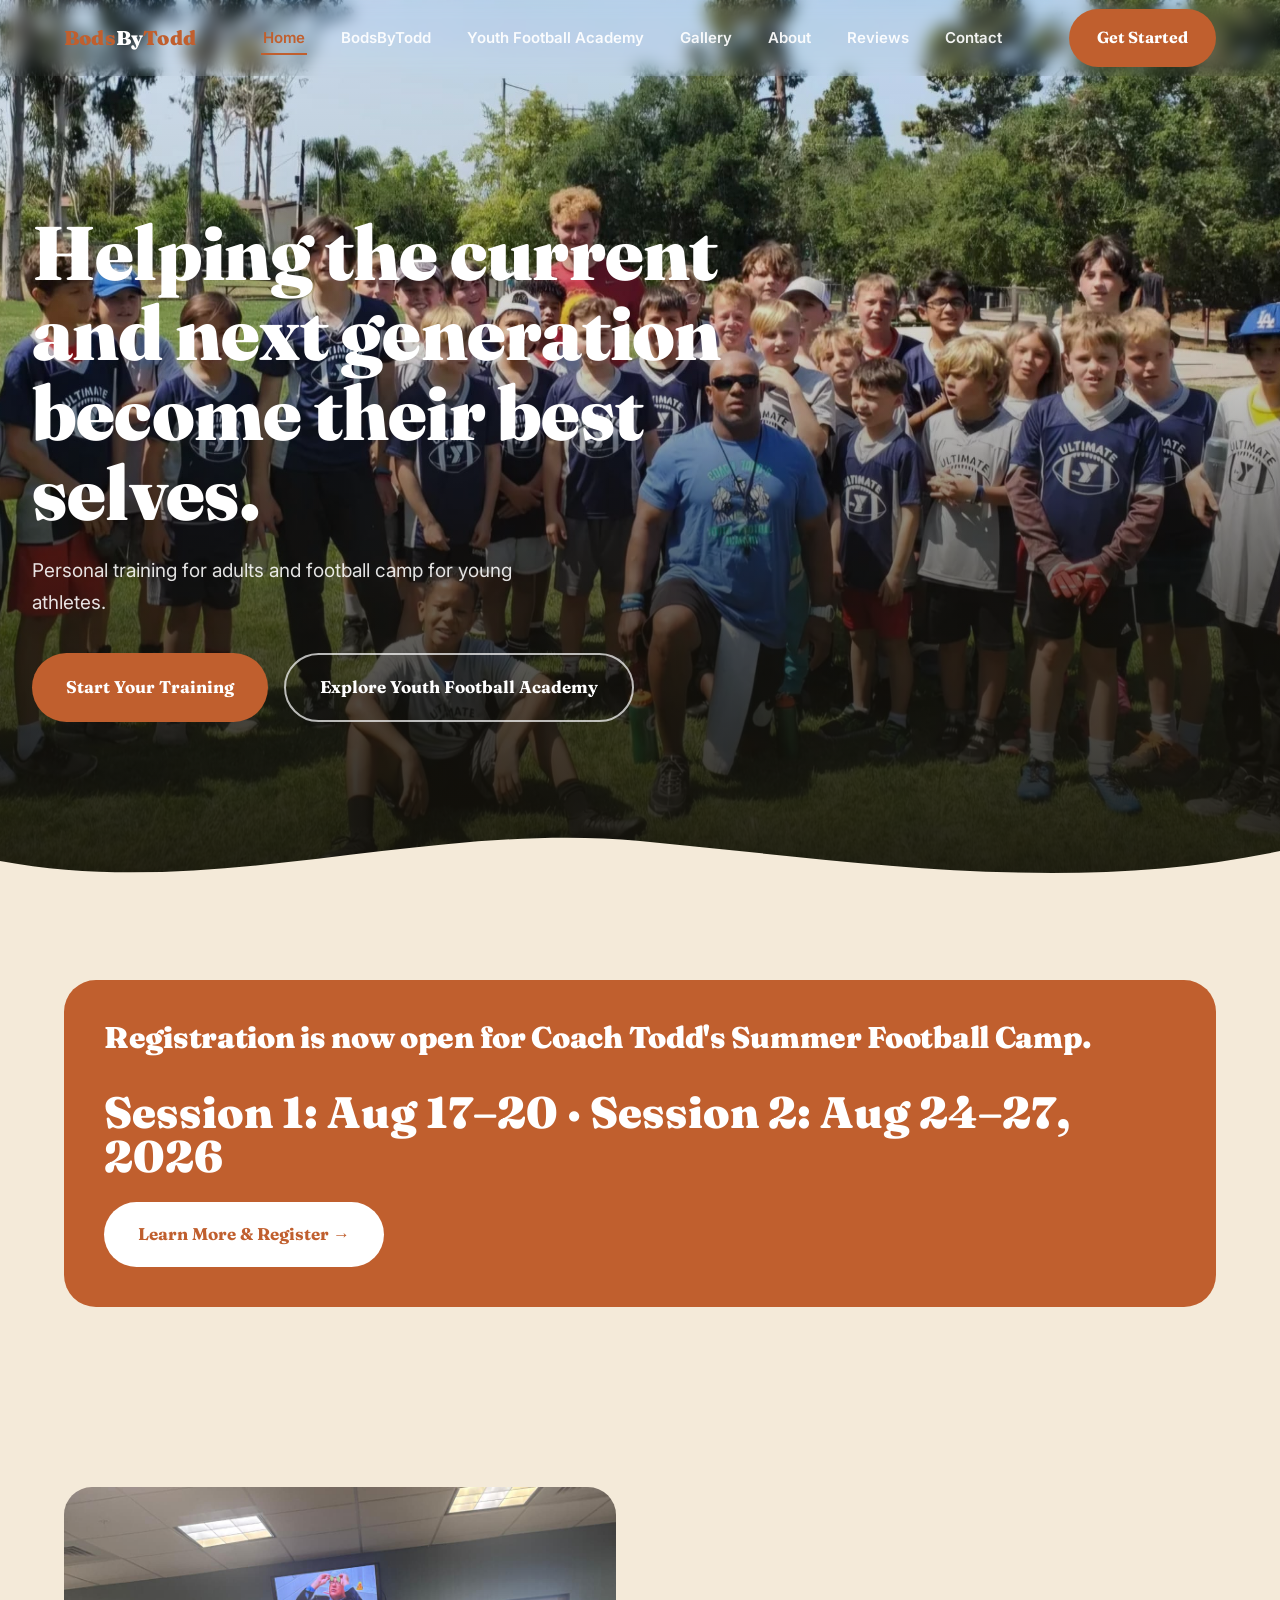
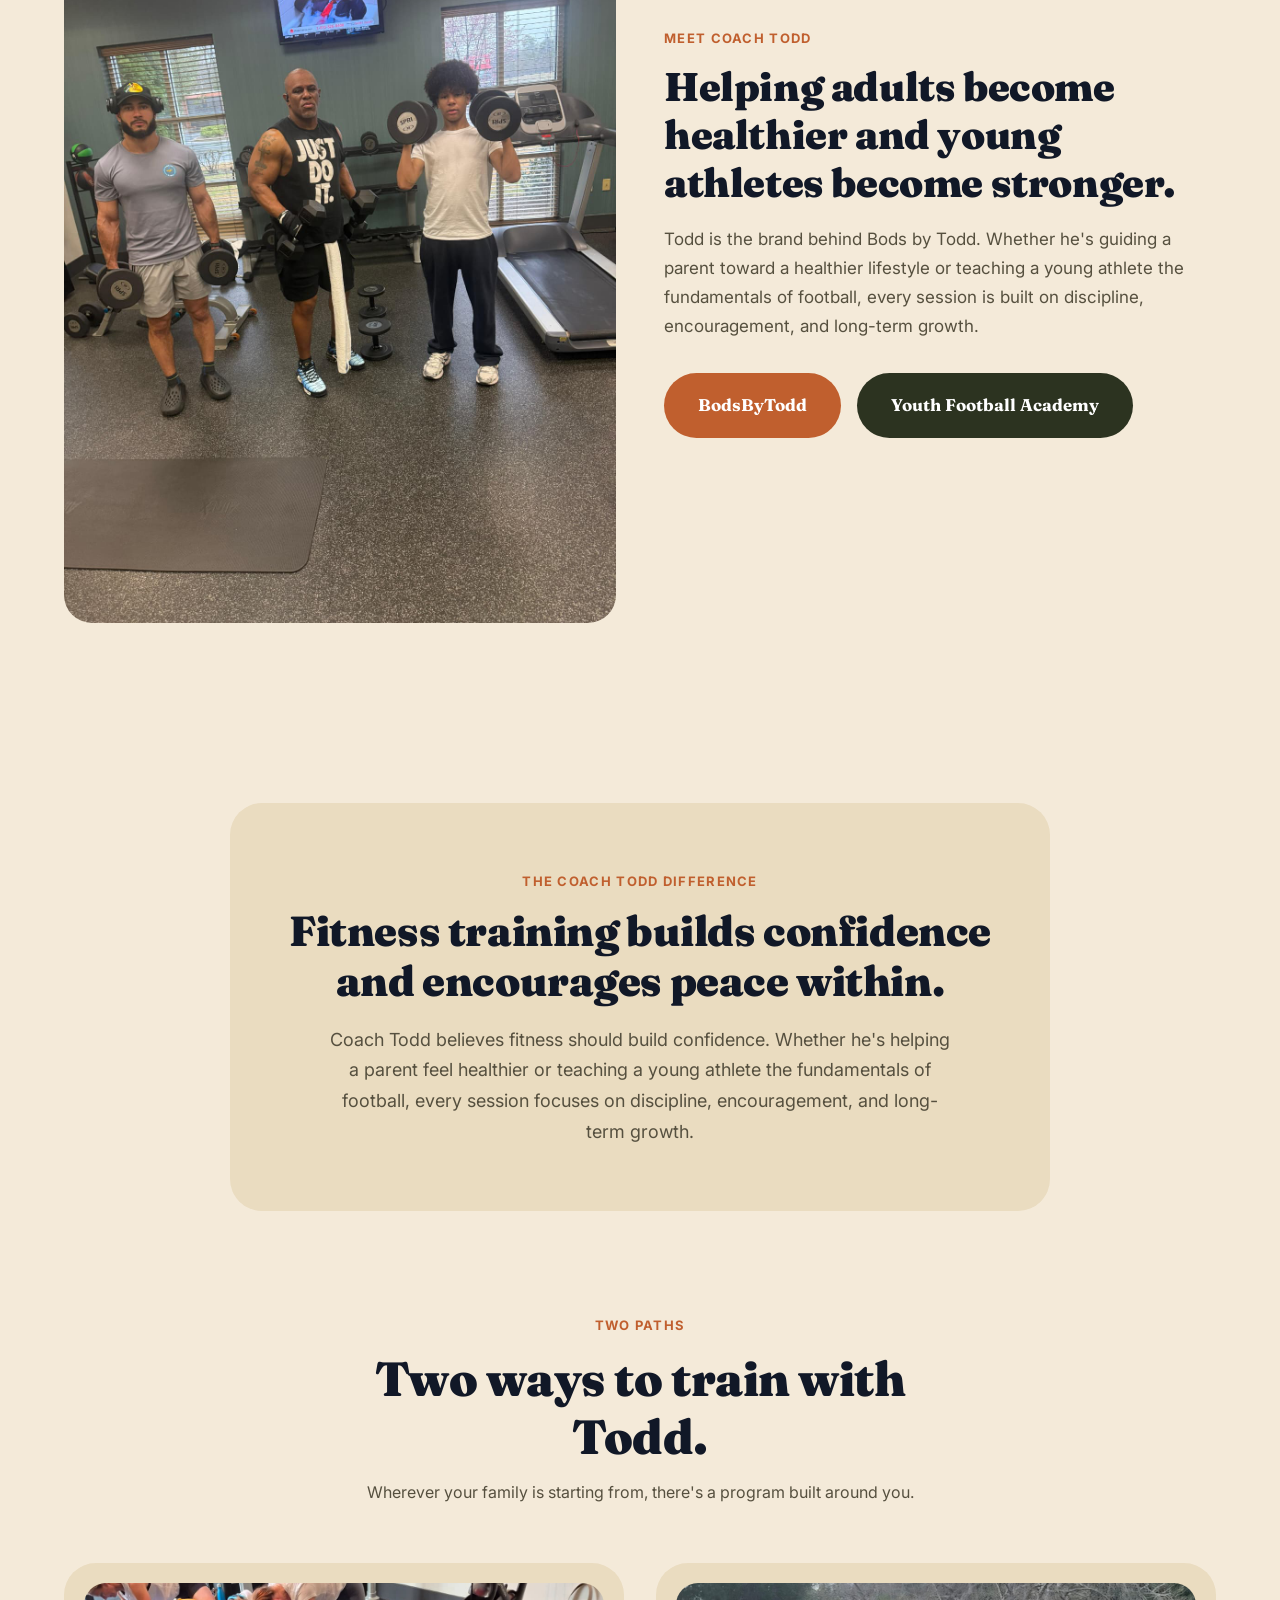
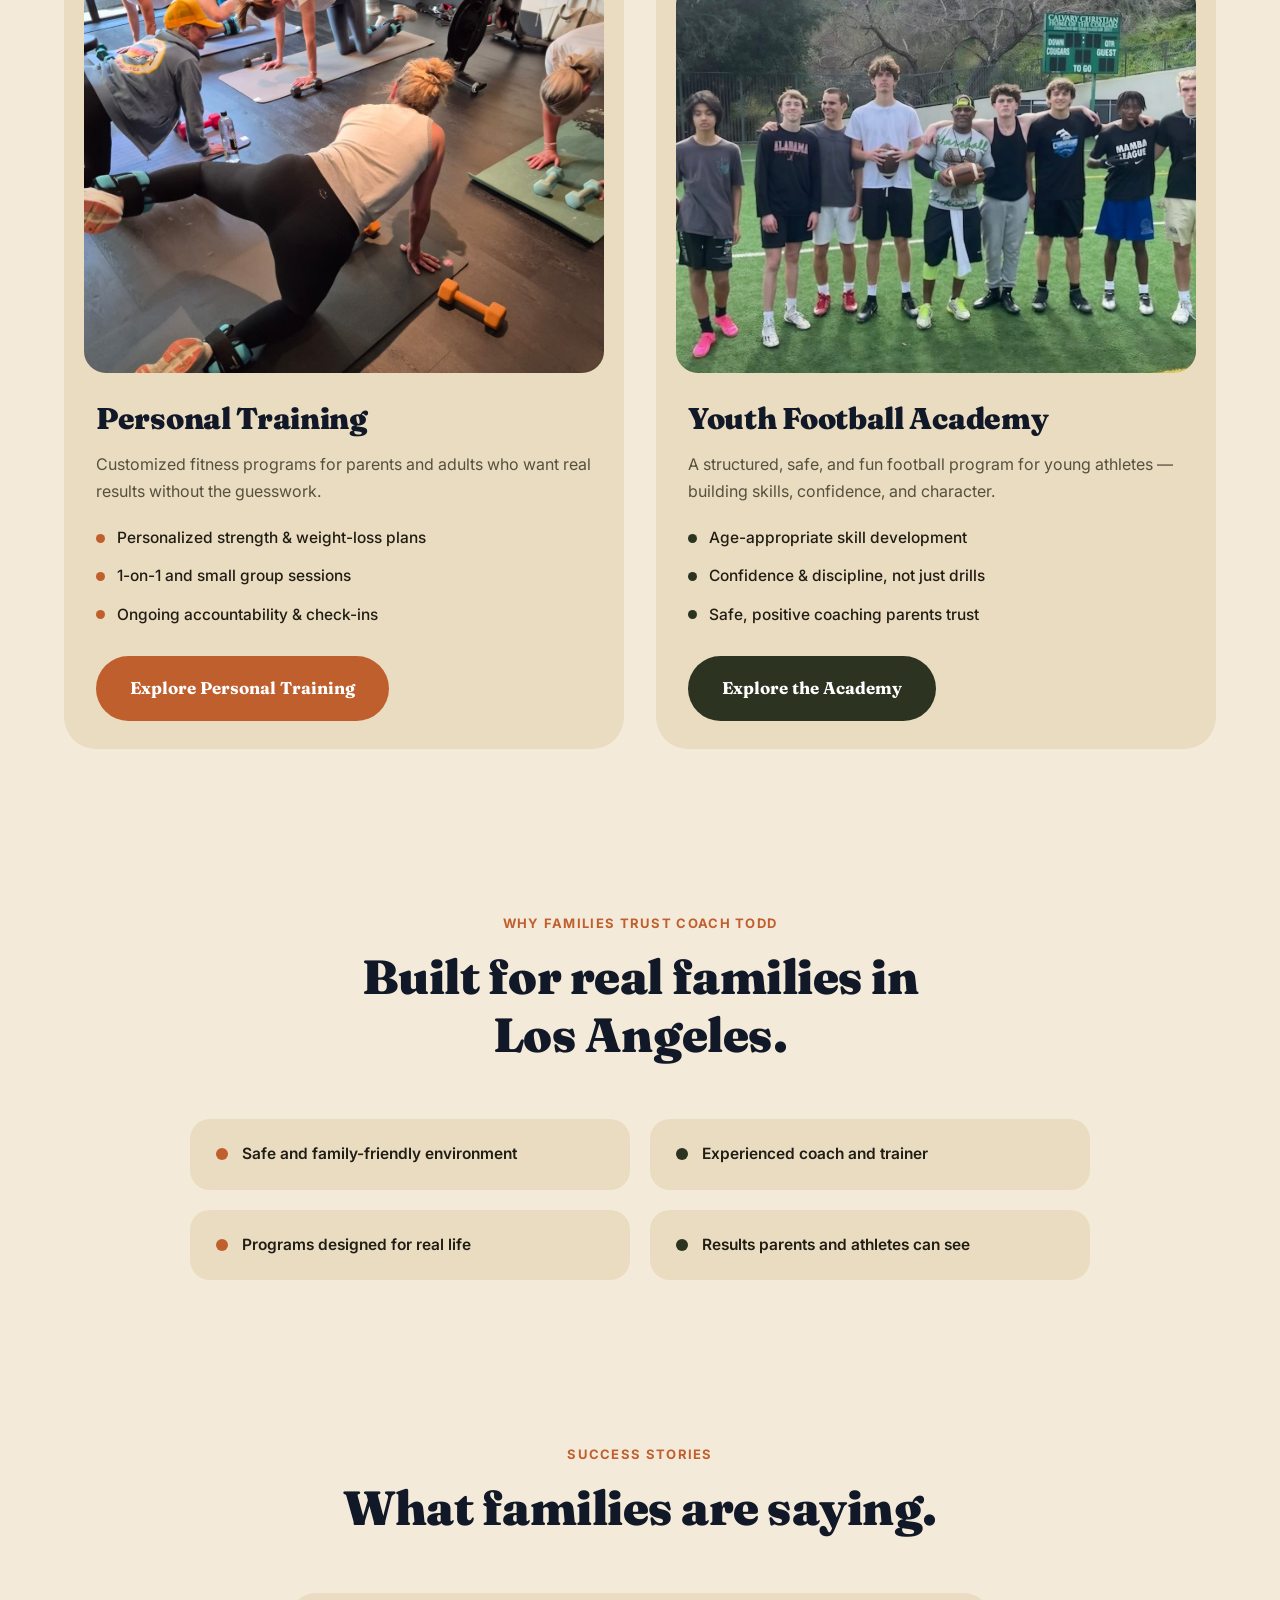
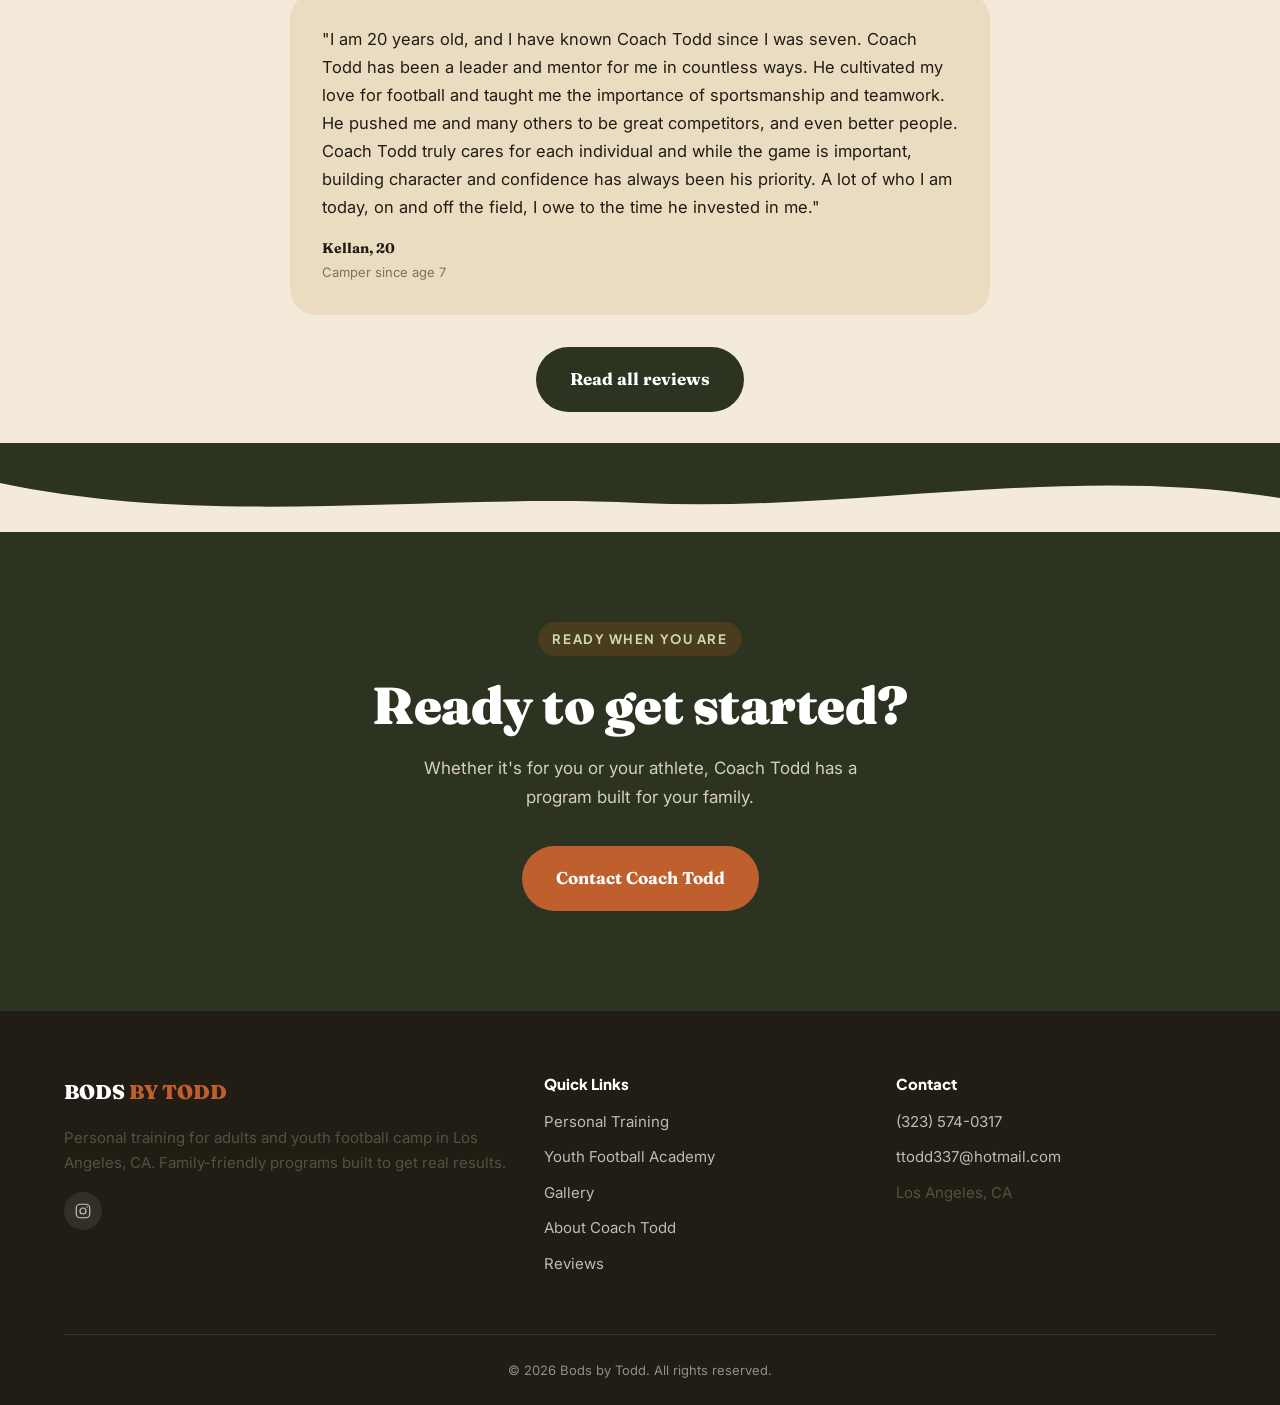
<file: index.html>
<!DOCTYPE html>
<html lang="en">
<head>
<meta charset="UTF-8">
<meta name="viewport" content="width=device-width, initial-scale=1.0">
<title>Bods by Todd | Personal Training &amp; Youth Football Academy in Los Angeles</title>
<meta name="description" content="Coach Todd offers personal training for adults and youth football camp in Los Angeles. Family-friendly programs built to get real results. Contact us today.">

<link rel="preconnect" href="https://fonts.googleapis.com">
<link rel="preconnect" href="https://fonts.gstatic.com" crossorigin>
<link href="https://fonts.googleapis.com/css2?family=Plus+Jakarta+Sans:wght@700;800&family=Inter:wght@400;500;600&family=Fraunces:opsz,wght@9..144,500;9..144,700;9..144,900&display=swap" rel="stylesheet">
<link rel="stylesheet" href="styles.css?v=4">
<link rel="stylesheet" href="organic.css?v=4">
</head>
<body class="organic">

<nav class="navbar">
  <div class="nav-container">
    <a href="index.html" class="nav-logo"><span>Bods</span>By<span>Todd</span></a>
    <ul class="nav-links">
      <li><a href="index.html" class="nav-link active">Home</a></li>
      <li><a href="training.html" class="nav-link">BodsByTodd</a></li>
      <li><a href="camp.html" class="nav-link">Youth Football Academy</a></li>
      <li><a href="gallery.html" class="nav-link">Gallery</a></li>
      <li><a href="about.html" class="nav-link">About</a></li>
      <li><a href="testimonials.html" class="nav-link">Reviews</a></li>
      <li><a href="contact.html" class="nav-link">Contact</a></li>
    </ul>
    <div class="nav-right">
      <a href="contact.html" class="btn btn-primary nav-cta">Get Started</a>
      <button class="hamburger" aria-label="Toggle menu" aria-expanded="false">
        <span></span><span></span><span></span>
      </button>
    </div>
  </div>
</nav>
<div class="mobile-drawer">
  <a href="index.html" class="nav-link active">Home</a>
  <a href="training.html" class="nav-link">BodsByTodd</a>
  <a href="camp.html" class="nav-link">Youth Football Academy</a>
  <a href="gallery.html" class="nav-link">Gallery</a>
  <a href="about.html" class="nav-link">About</a>
  <a href="testimonials.html" class="nav-link">Reviews</a>
  <a href="contact.html" class="nav-link">Contact</a>
  <a href="contact.html" class="btn btn-primary" style="margin-top:16px;">Get Started</a>
</div>

<!-- ============ HERO: full-bleed photo + gradient overlay ============ -->
<header class="hero">
  <img class="hero-bg" src="assets/photos/working3.jpeg" alt="Coach Todd">
  <div class="hero-fade"></div>
  <div class="hero-content">
    <h1>Helping the current and next generation become their best selves.</h1>
    <p class="hero-subtitle">Personal training for adults and football camp for young athletes.</p>
    <div class="hero-actions">
      <a href="training.html" class="btn-pill btn-pill-terracotta">Start Your Training</a>
      <a href="camp.html" class="btn-pill btn-pill-outline">Explore Youth Football Academy</a>
    </div>
  </div>
  <div class="wave-divider">
    <svg viewBox="0 0 1440 90" preserveAspectRatio="none">
      <path d="M0,50 C240,90 480,10 720,30 C960,50 1200,85 1440,40 L1440,90 L0,90 Z" fill="#F4EAD9"></path>
    </svg>
  </div>
</header>

<!-- ============ EVENT ANNOUNCEMENT ============ -->
<section>
  <div class="container">
    <div class="event-banner fade-up">
      <div>
        <h3>Registration is now open for Coach Todd's Summer Football Camp.</h3>
      </div>
      <div class="event-banner-cta">
        <div class="event-banner-date">Session 1: Aug 17&ndash;20 &middot; Session 2: Aug 24&ndash;27, 2026</div>
        <p></p>
        <a href="camp.html#summer-camp" class="btn-pill btn-pill-white">Learn More & Register →</a>
      </div>
    </div>
  </div>
</section>

<!-- ============ MEET COACH TODD ============ -->
<section class="organic-split">
  <div class="container split">
    <div class="fade-up split-photo">
      <img src="assets/photos/todd&son.jpeg" alt="Coach Todd with young athletes">
    </div>
    <div class="fade-up">
      <span class="section-eyebrow-organic">Meet Coach Todd</span>
      <h2>Helping adults become healthier and young athletes become stronger.</h2>
      <p style="font-size:17px;">Todd is the brand behind Bods by Todd. Whether he's guiding a parent toward a healthier lifestyle or teaching a young athlete the fundamentals of football, every session is built on discipline, encouragement, and long-term growth.</p>
      <div class="hero-actions mt-4">
        <a href="training.html" class="btn-pill btn-pill-terracotta">BodsByTodd</a>
        <a href="camp.html" class="btn-pill btn-pill-green">Youth Football Academy</a>
      </div>
    </div>
  </div>
</section>

<!-- ============ THE COACH TODD DIFFERENCE ============ -->
<section>
  <div class="container">
    <div class="difference-card fade-up">
      <span class="section-eyebrow-organic">The Coach Todd Difference</span>
      <h2>Fitness training builds confidence and encourages peace within.</h2>
      <p>Coach Todd believes fitness should build confidence. Whether he's helping a parent feel healthier or teaching a young athlete the fundamentals of football, every session focuses on discipline, encouragement, and long-term growth.</p>
    </div>
  </div>
</section>

<!-- ============ TWO PATHS ============ -->
<section class="paths-section">
  <div class="container">
    <div class="section-head-organic fade-up">
      <span class="section-eyebrow-organic">Two Paths</span>
      <h2>Two ways to train with Todd.</h2>
      <p>Wherever your family is starting from, there's a program built around you.</p>
    </div>
    <div class="paths-grid stagger">
      <div class="path-card">
        <div class="path-photo"><img src="assets/photos/adult.jpeg" alt="Adult personal training session"></div>
        <h3>Personal Training</h3>
        <p class="desc">Customized fitness programs for parents and adults who want real results without the guesswork.</p>
        <ul class="path-list">
          <li><span class="dot dot-terracotta"></span> Personalized strength &amp; weight-loss plans</li>
          <li><span class="dot dot-terracotta"></span> 1-on-1 and small group sessions</li>
          <li><span class="dot dot-terracotta"></span> Ongoing accountability &amp; check-ins</li>
        </ul>
        <a href="training.html" class="btn-pill btn-pill-terracotta">Explore Personal Training</a>
      </div>
      <div class="path-card">
        <div class="path-photo"><img src="assets/photos/camp1.jpeg" alt="Youth football camp"></div>
        <h3>Youth Football Academy</h3>
        <p class="desc">A structured, safe, and fun football program for young athletes — building skills, confidence, and character.</p>
        <ul class="path-list">
          <li><span class="dot dot-green"></span> Age-appropriate skill development</li>
          <li><span class="dot dot-green"></span> Confidence &amp; discipline, not just drills</li>
          <li><span class="dot dot-green"></span> Safe, positive coaching parents trust</li>
        </ul>
        <a href="camp.html" class="btn-pill btn-pill-green">Explore the Academy</a>
      </div>
    </div>
  </div>
</section>

<!-- ============ WHY FAMILIES CHOOSE TODD ============ -->
<section>
  <div class="container">
    <div class="section-head-organic fade-up">
      <span class="section-eyebrow-organic">Why Families Trust Coach Todd</span>
      <h2>Built for real families in Los Angeles.</h2>
    </div>
    <div class="trust-organic stagger">
      <div class="trust-pill"><span class="dot dot-terracotta"></span> Safe and family-friendly environment</div>
      <div class="trust-pill"><span class="dot dot-green"></span> Experienced coach and trainer</div>
      <div class="trust-pill"><span class="dot dot-terracotta"></span> Programs designed for real life</div>
      <div class="trust-pill"><span class="dot dot-green"></span> Results parents and athletes can see</div>
    </div>
  </div>
</section>

<!-- ============ SUCCESS STORIES / TESTIMONIALS PREVIEW ============ -->
<section>
  <div class="container">
    <div class="section-head-organic fade-up">
      <span class="section-eyebrow-organic">Success Stories</span>
      <h2>What families are saying.</h2>
    </div>
    <div class="stagger" style="max-width:700px; margin:0 auto;">
      <div class="testimonial-organic">
        <p class="testimonial-quote">"I am 20 years old, and I have known Coach Todd since I was seven. Coach Todd has been a leader and mentor for me in countless ways. He cultivated my love for football and taught me the importance of sportsmanship and teamwork. He pushed me and many others to be great competitors, and even better people. Coach Todd truly cares for each individual and while the game is important, building character and confidence has always been his priority. A lot of who I am today, on and off the field, I owe to the time he invested in me."</p>
        <div class="testimonial-author">Kellan, 20</div>
        <div class="testimonial-role">Camper since age 7</div>
      </div>
    </div>
    <p class="text-center mt-4"><a href="testimonials.html" class="btn-pill btn-pill-green" style="color:#fff;">Read all reviews</a></p>
  </div>
</section>

<!-- ============ FINAL CTA ============ -->
<div class="cta-wrap-organic">
  <div class="cta-wave-top">
    <svg viewBox="0 0 1440 90" preserveAspectRatio="none">
      <path d="M0,40 C240,85 480,50 720,60 C960,70 1200,20 1440,55 L1440,0 L0,0 Z" fill="#2C3320"></path>
    </svg>
  </div>
  <section class="cta-section-organic fade-up">
    <div class="container">
      <span class="hero-eyebrow">Ready When You Are</span>
      <h2>Ready to get started?</h2>
      <p>Whether it's for you or your athlete, Coach Todd has a program built for your family.</p>
      <a href="contact.html" class="btn-pill btn-pill-terracotta">Contact Coach Todd</a>
    </div>
  </section>
</div>

<footer class="site-footer">
  <div class="container">
    <div class="footer-grid">
      <div class="footer-col">
        <div class="footer-logo">BODS <span>BY TODD</span></div>
        <p>Personal training for adults and youth football camp in Los Angeles, CA. Family-friendly programs built to get real results.</p>
        <div class="footer-social">
          <a href="https://www.instagram.com/bodsbytodd/" target="_blank" rel="noopener" aria-label="Instagram">
            <svg width="18" height="18" viewBox="0 0 24 24" fill="none"><rect x="3" y="3" width="18" height="18" rx="5" stroke="currentColor" stroke-width="1.6"/><circle cx="12" cy="12" r="4" stroke="currentColor" stroke-width="1.6"/><circle cx="17.5" cy="6.5" r="1" fill="currentColor"/></svg>
          </a>
        </div>
      </div>
      <div class="footer-col">
        <h4>Quick Links</h4>
        <a href="training.html">Personal Training</a>
        <a href="camp.html">Youth Football Academy</a>
        <a href="gallery.html">Gallery</a>
        <a href="about.html">About Coach Todd</a>
        <a href="testimonials.html">Reviews</a>
      </div>
      <div class="footer-col">
        <h4>Contact</h4>
        <a href="tel:3235740317">(323) 574-0317</a>
        <a href="mailto:ttodd337@hotmail.com">ttodd337@hotmail.com</a>
        <p>Los Angeles, CA</p>
      </div>
    </div>
    <div class="footer-bottom">&copy; 2026 Bods by Todd. All rights reserved.</div>
  </div>
</footer>

<script src="main.js?v=3"></script>
</body>
</html>
</file>
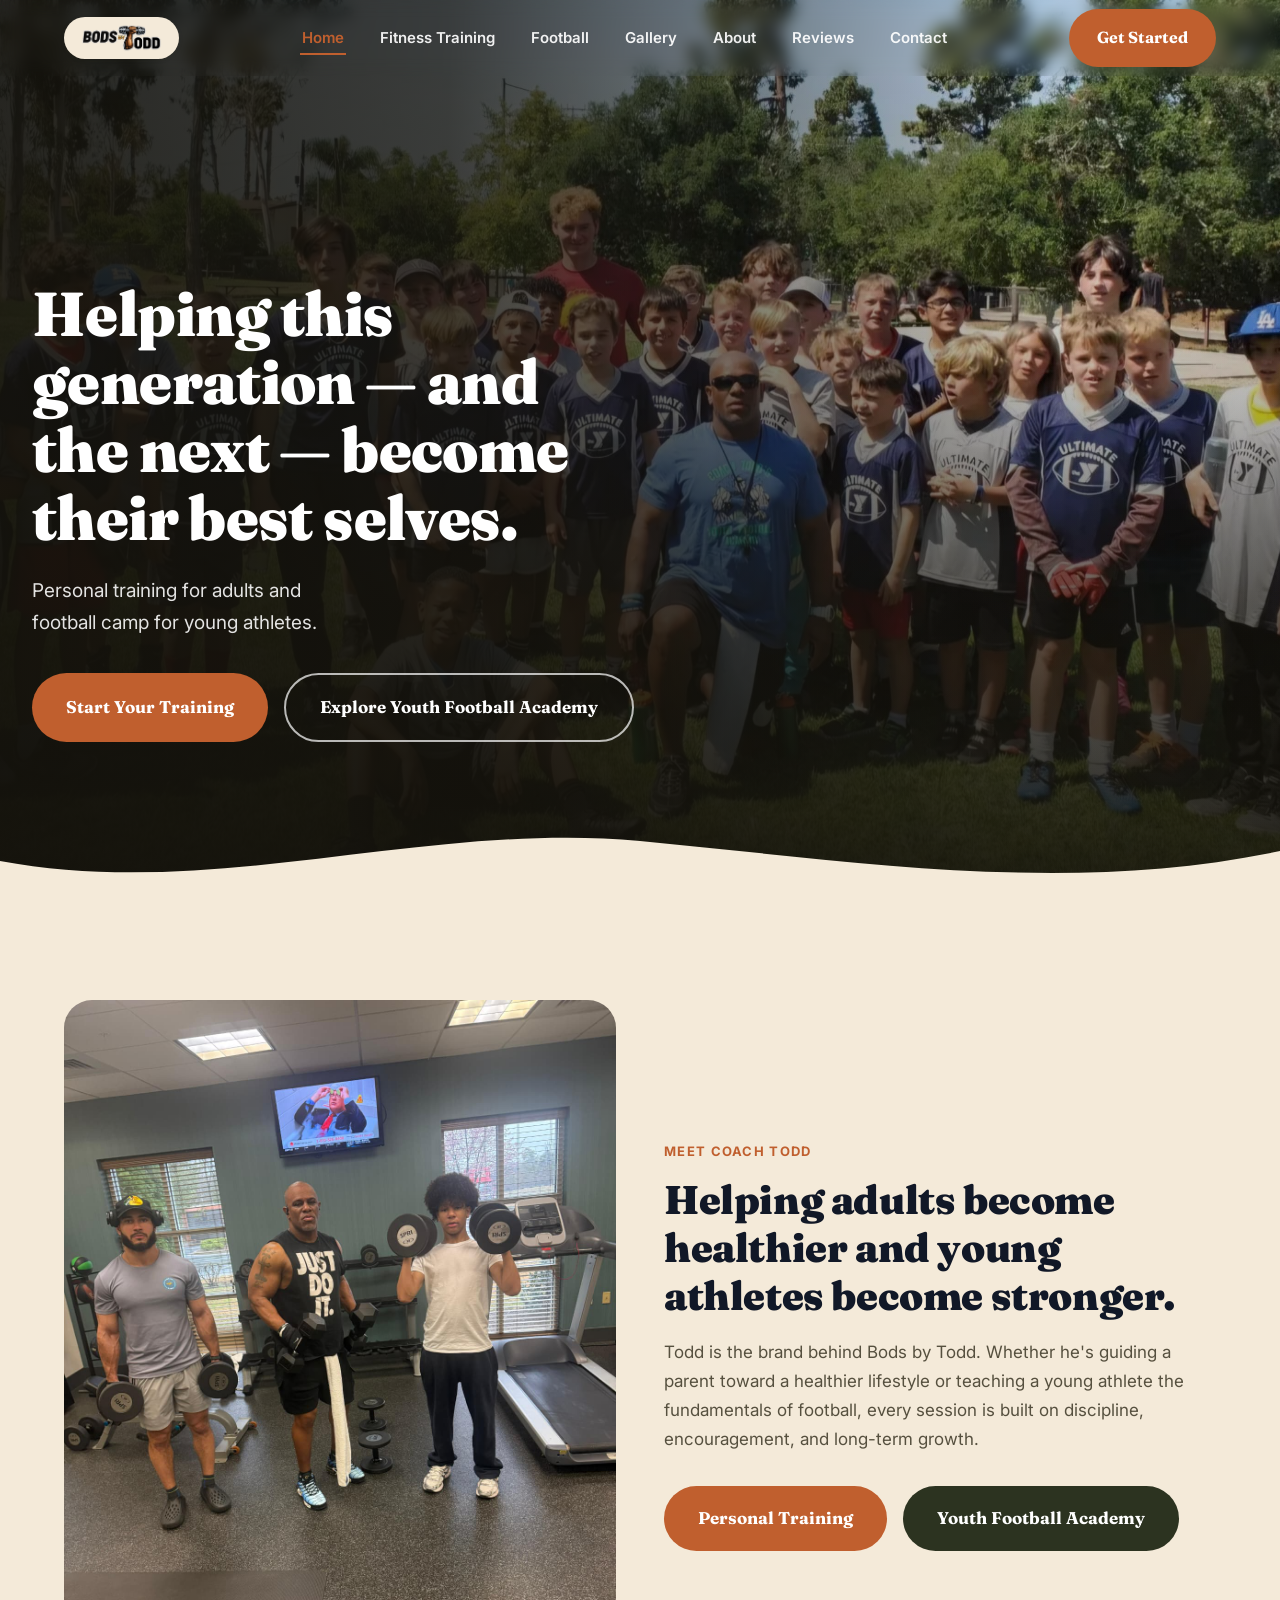
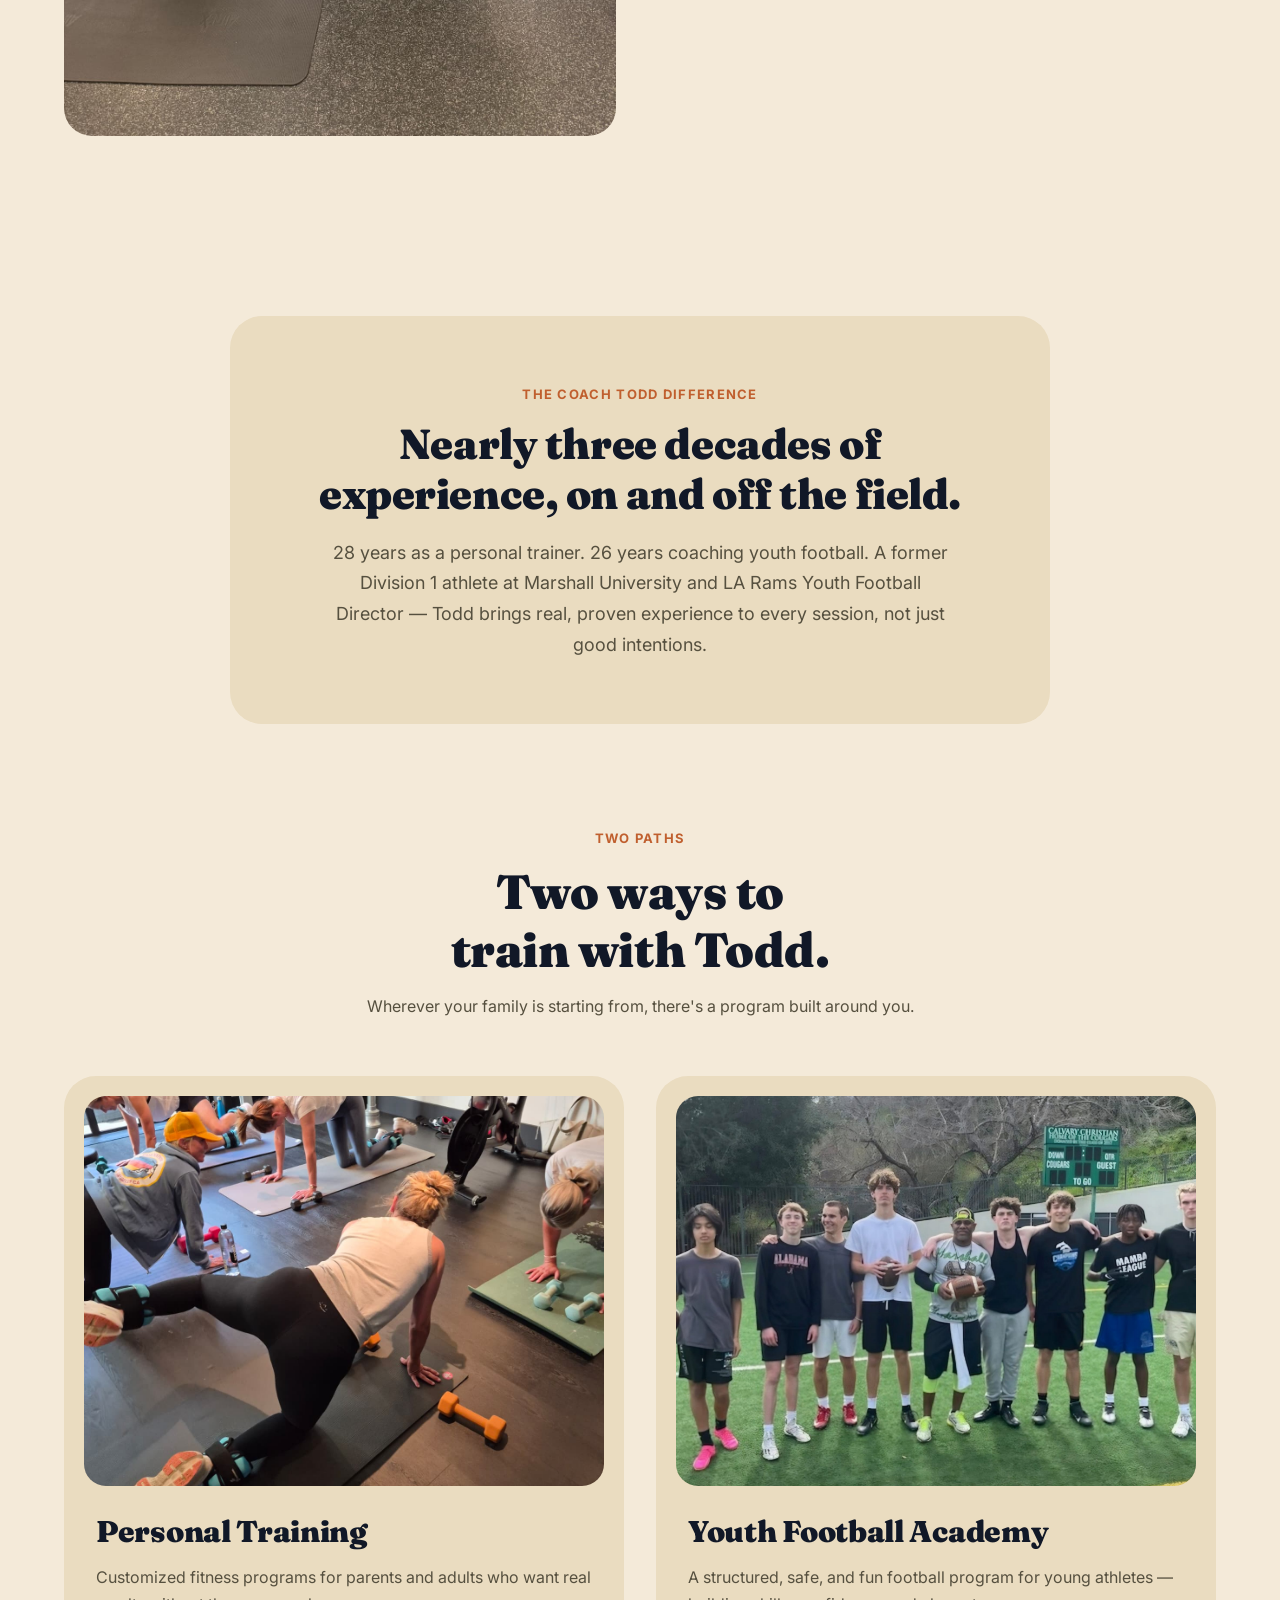
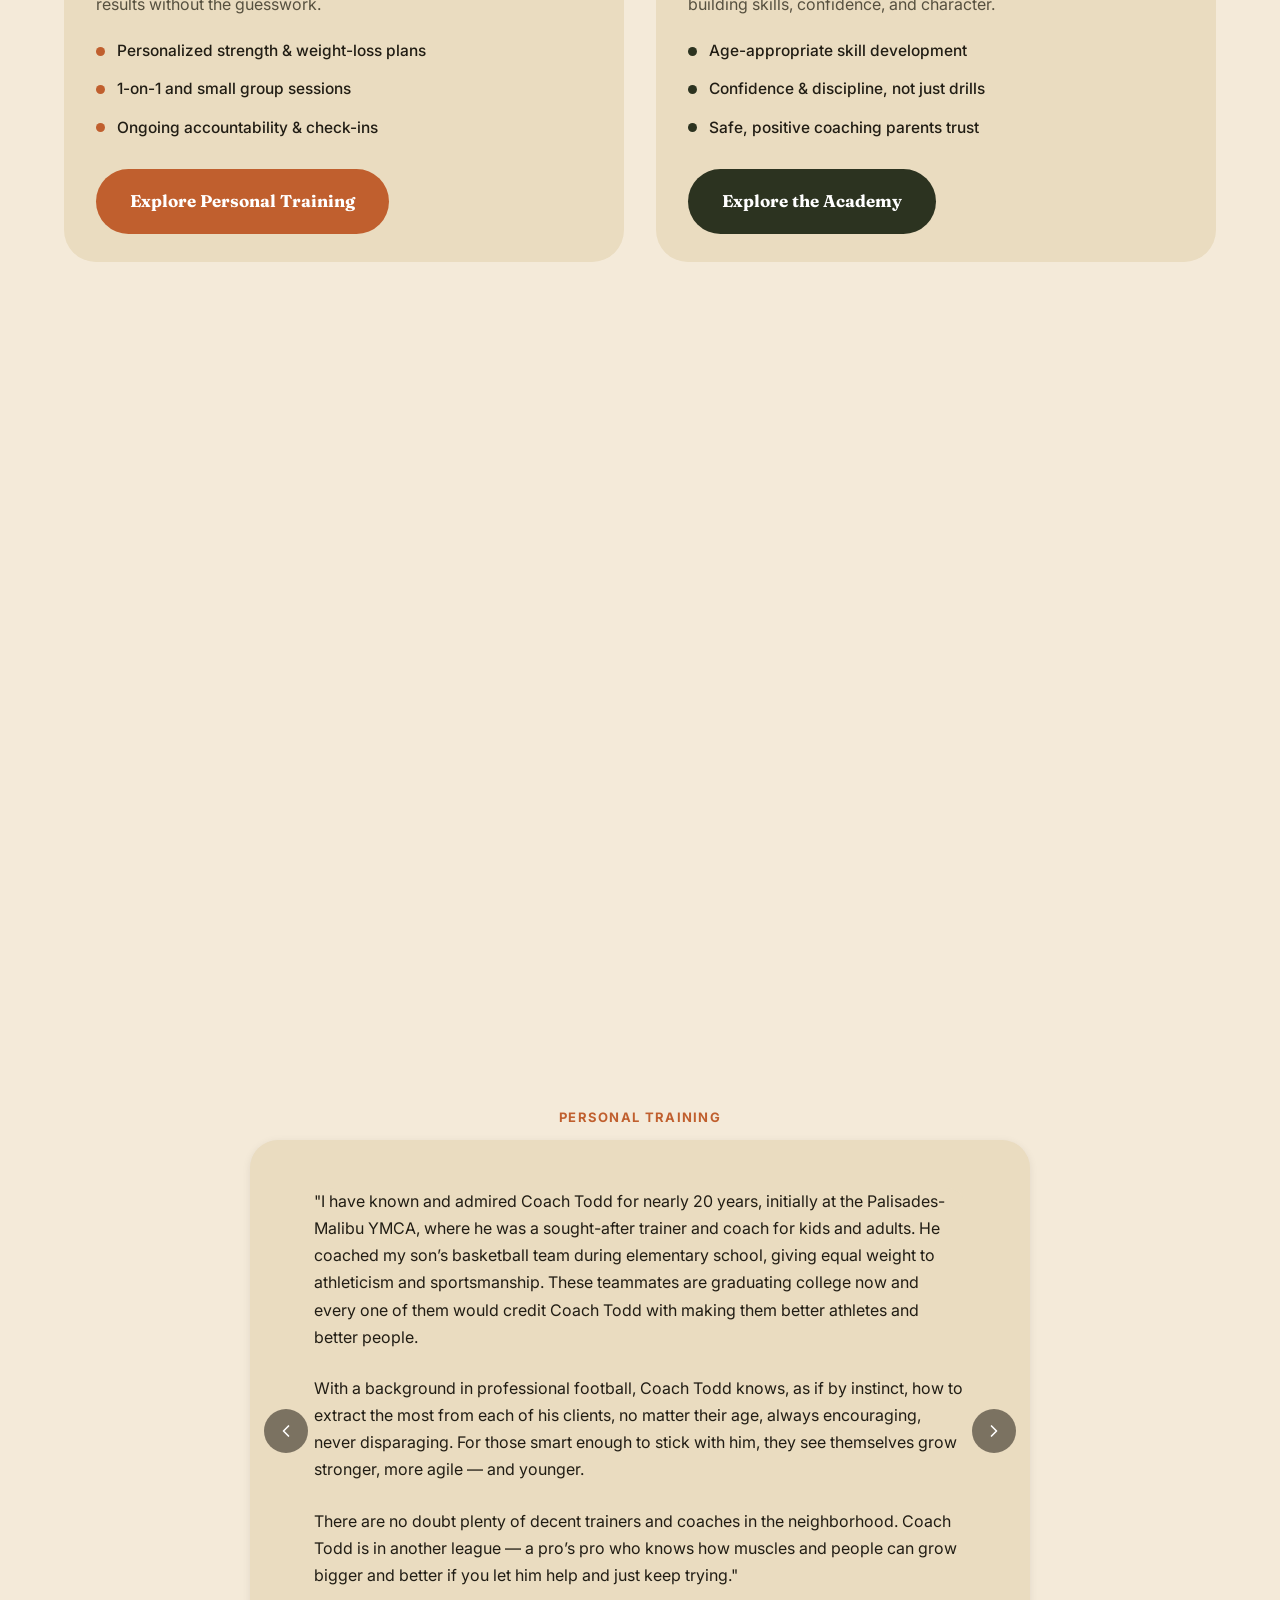
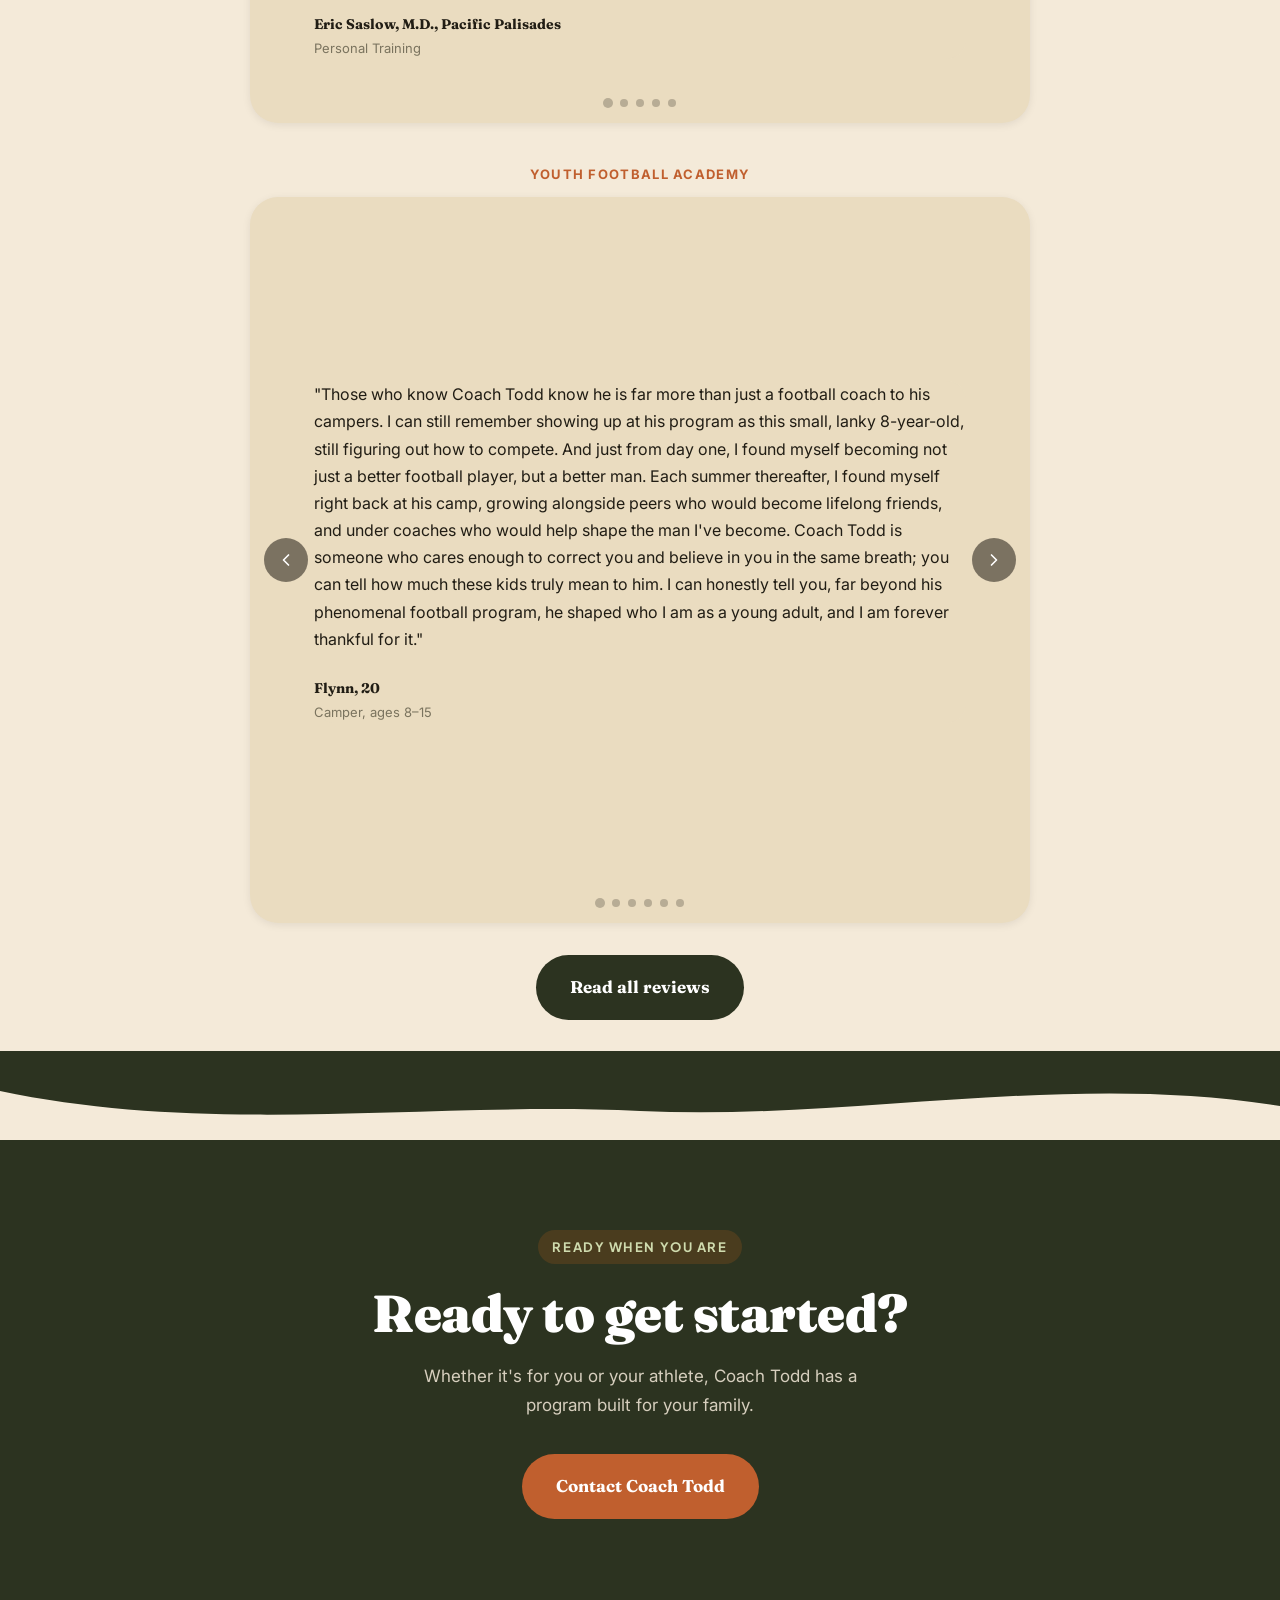
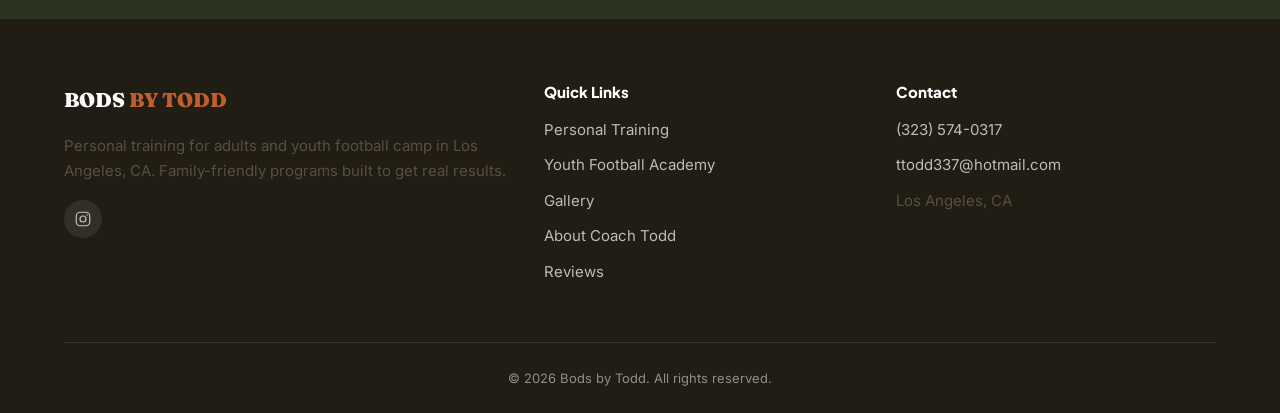
<file: public/index.html>
<!DOCTYPE html>
<html lang="en">
<head>
<meta charset="UTF-8">
<meta name="viewport" content="width=device-width, initial-scale=1.0">
<title>Bods by Todd | Personal Training &amp; Youth Football Academy in Los Angeles</title>
<meta name="description" content="Coach Todd offers personal training for adults and youth football camp in Los Angeles. Family-friendly programs built to get real results. Contact us today.">

<link rel="preconnect" href="https://fonts.googleapis.com">
<link rel="preconnect" href="https://fonts.gstatic.com" crossorigin>
<link href="https://fonts.googleapis.com/css2?family=Plus+Jakarta+Sans:wght@700;800&family=Inter:wght@400;500;600&family=Fraunces:opsz,wght@9..144,500;9..144,700;9..144,900&display=swap" rel="stylesheet">
<link rel="stylesheet" href="styles.css?v=5">
<link rel="stylesheet" href="organic.css?v=20">
<link rel="icon" type="image/png" sizes="32x32" href="favicon-32.png">
<link rel="icon" type="image/png" sizes="192x192" href="favicon-192.png">
<link rel="apple-touch-icon" href="apple-touch-icon.png">
</head>
<body class="organic">

<nav class="navbar">
  <div class="nav-container">
    <a href="index.html" class="nav-logo"><img src="logo-wordmark.png" alt="Bods By Todd"></a>
    <ul class="nav-links">
      <li><a href="index.html" class="nav-link active">Home</a></li>
      <li><a href="training.html" class="nav-link">Fitness Training</a></li>
      <li><a href="camp.html" class="nav-link">Football</a></li>
      <li><a href="gallery.html" class="nav-link">Gallery</a></li>
      <li><a href="about.html" class="nav-link">About</a></li>
      <li><a href="testimonials.html" class="nav-link">Reviews</a></li>
      <li><a href="contact.html" class="nav-link">Contact</a></li>
    </ul>
    <div class="nav-right">
      <a href="contact.html" class="btn btn-primary nav-cta">Get Started</a>
      <button class="hamburger" aria-label="Toggle menu" aria-expanded="false">
        <span></span><span></span><span></span>
      </button>
    </div>
  </div>
</nav>
<div class="mobile-drawer">
  <a href="index.html" class="nav-link active">Home</a>
  <a href="training.html" class="nav-link">Fitness Training</a>
  <a href="camp.html" class="nav-link">Football</a>
  <a href="gallery.html" class="nav-link">Gallery</a>
  <a href="about.html" class="nav-link">About</a>
  <a href="testimonials.html" class="nav-link">Reviews</a>
  <a href="contact.html" class="nav-link">Contact</a>
  <a href="contact.html" class="btn btn-primary" style="margin-top:16px;">Get Started</a>
</div>

<!-- ============ HERO: full-bleed photo + gradient overlay ============ -->
<header class="hero">
  <img class="hero-bg" src="assets/photos/working3.jpeg" alt="Coach Todd with youth football campers">
  <div class="hero-fade"></div>
  <div class="hero-content">
    <h1>Helping this generation &mdash; and the next &mdash; become their best selves.</h1>
    <p class="hero-subtitle">Personal training for adults and football camp for young athletes.</p>
    <div class="hero-actions">
      <a href="training.html" class="btn-pill btn-pill-terracotta">Start Your Training</a>
      <a href="camp.html" class="btn-pill btn-pill-outline">Explore Youth Football Academy</a>
    </div>
  </div>
  <div class="wave-divider">
    <svg viewBox="0 0 1440 90" preserveAspectRatio="none">
      <path d="M0,50 C240,90 480,10 720,30 C960,50 1200,85 1440,40 L1440,90 L0,90 Z" fill="#F4EAD9"></path>
    </svg>
  </div>
</header>



<!-- ============ MEET COACH TODD ============ -->
<section class="organic-split">
  <div class="container split">
    <div class="fade-up split-photo">
      <img src="assets/photos/todd&son.jpeg" alt="Coach Todd with young athletes">
    </div>
    <div class="fade-up">
      <span class="section-eyebrow-organic">Meet Coach Todd</span>
      <h2>Helping adults become healthier and young athletes become stronger.</h2>
      <p style="font-size:17px;">Todd is the brand behind Bods by Todd. Whether he's guiding a parent toward a healthier lifestyle or teaching a young athlete the fundamentals of football, every session is built on discipline, encouragement, and long-term growth.</p>
      <div class="hero-actions mt-4">
        <a href="training.html" class="btn-pill btn-pill-terracotta">Personal Training</a>
        <a href="camp.html" class="btn-pill btn-pill-green">Youth Football Academy</a>
      </div>
    </div>
  </div>
</section>

<!-- ============ THE COACH TODD DIFFERENCE ============ -->
<section>
  <div class="container">
    <div class="difference-card fade-up">
      <span class="section-eyebrow-organic">The Coach Todd Difference</span>
      <h2>Nearly three decades of experience, on and off the field.</h2>
      <p>28 years as a personal trainer. 26 years coaching youth football. A former Division 1 athlete at Marshall University and LA Rams Youth Football Director &mdash; Todd brings real, proven experience to every session, not just good intentions.</p>
    </div>
  </div>
</section>

<!-- ============ TWO PATHS ============ -->
<section class="paths-section">
  <div class="container">
    <div class="section-head-organic fade-up">
      <span class="section-eyebrow-organic">Two Paths</span>
      <h2>Two ways to train with Todd.</h2>
      <p>Wherever your family is starting from, there's a program built around you.</p>
    </div>
    <div class="paths-grid stagger">
      <div class="path-card">
        <div class="path-photo"><img src="assets/photos/adult.jpeg" alt="Adult personal training session"></div>
        <h3>Personal Training</h3>
        <p class="desc">Customized fitness programs for parents and adults who want real results without the guesswork.</p>
        <ul class="path-list">
          <li><span class="dot dot-terracotta"></span> Personalized strength &amp; weight-loss plans</li>
          <li><span class="dot dot-terracotta"></span> 1-on-1 and small group sessions</li>
          <li><span class="dot dot-terracotta"></span> Ongoing accountability &amp; check-ins</li>
        </ul>
        <a href="training.html" class="btn-pill btn-pill-terracotta">Explore Personal Training</a>
      </div>
      <div class="path-card">
        <div class="path-photo"><img src="assets/photos/camp1.jpeg" alt="Youth football camp"></div>
        <h3>Youth Football Academy</h3>
        <p class="desc">A structured, safe, and fun football program for young athletes — building skills, confidence, and character.</p>
        <ul class="path-list">
          <li><span class="dot dot-green"></span> Age-appropriate skill development</li>
          <li><span class="dot dot-green"></span> Confidence &amp; discipline, not just drills</li>
          <li><span class="dot dot-green"></span> Safe, positive coaching parents trust</li>
        </ul>
        <a href="camp.html" class="btn-pill btn-pill-green">Explore the Academy</a>
      </div>
    </div>
  </div>
</section>

<!-- ============ WHY FAMILIES CHOOSE TODD ============ -->
<section>
  <div class="container">
    <div class="section-head-organic fade-up">
      <span class="section-eyebrow-organic">Why Families Trust Coach Todd</span>
      <h2>Built for real families in Los Angeles.</h2>
    </div>
    <div class="trust-organic stagger">
      <div class="trust-pill"><span class="dot dot-terracotta"></span> Safe and family-friendly environment</div>
      <div class="trust-pill"><span class="dot dot-green"></span> 28 years training &middot; 26 years coaching</div>
      <div class="trust-pill"><span class="dot dot-terracotta"></span> Programs designed for real life</div>
      <div class="trust-pill"><span class="dot dot-green"></span> Results parents and athletes can see</div>
    </div>
  </div>
</section>

<!-- ============ SUCCESS STORIES / TESTIMONIALS PREVIEW ============ -->
<section>
  <div class="container">
    <div class="section-head-organic fade-up">
      <span class="section-eyebrow-organic">Success Stories</span>
      <h2>What families are saying.</h2>
    </div>
    <!-- ORIGINAL SINGLE-TESTIMONIAL VERSION (kept for easy revert, not deleted per client request)
    <div class="stagger" style="max-width:700px; margin:0 auto;">
      <div class="testimonial-organic">
        <p class="testimonial-quote">"I am 20 years old, and I have known Coach Todd since I was seven. Coach Todd has been a leader and mentor for me in countless ways. He cultivated my love for football and taught me the importance of sportsmanship and teamwork. He pushed me and many others to be great competitors, and even better people. Coach Todd truly cares for each individual and while the game is important, building character and confidence has always been his priority. A lot of who I am today, on and off the field, I owe to the time he invested in me."</p>
        <div class="testimonial-author">Kellan, 20</div>
        <div class="testimonial-role">Camper since age 7</div>
      </div>
    </div>
    -->
    <div class="section-eyebrow-organic" style="display:block; text-align:center; margin-bottom:12px;">Personal Training</div>
    <div class="gallery-slider testimonial-slider fade-up">
      <div class="gallery-track">
        <div class="gallery-slide">
          <div class="testimonial-card">
            <p class="testimonial-quote">"I have known and admired Coach Todd for nearly 20 years, initially at the Palisades-Malibu YMCA, where he was a sought-after trainer and coach for kids and adults. He coached my son&rsquo;s basketball team during elementary school, giving equal weight to athleticism and sportsmanship. These teammates are graduating college now and every one of them would credit Coach Todd with making them better athletes and better people.</p>
            <p class="testimonial-quote">With a background in professional football, Coach Todd knows, as if by instinct, how to extract the most from each of his clients, no matter their age, always encouraging, never disparaging. For those smart enough to stick with him, they see themselves grow stronger, more agile &mdash; and younger.</p>
            <p class="testimonial-quote">There are no doubt plenty of decent trainers and coaches in the neighborhood. Coach Todd is in another league &mdash; a pro&rsquo;s pro who knows how muscles and people can grow bigger and better if you let him help and just keep trying."</p>
            <div class="testimonial-author">Eric Saslow, M.D., Pacific Palisades</div>
            <div class="testimonial-role">Personal Training</div>
          </div>
        </div>
        <div class="gallery-slide">
          <div class="testimonial-card">
            <p class="testimonial-quote">"I&rsquo;ve been with Coach Todd for over 18 years and can&rsquo;t say enough good things about him. From group fitness classes and kickboxing to personal training, he&rsquo;s always kept workouts challenging, motivating, and fun.</p>
            <p class="testimonial-quote">What stands out most is how genuinely he cares about the people he works with. He knows when to push, when to encourage, and brings an energy that&rsquo;s kept me coming back for years.</p>
            <p class="testimonial-quote">I&rsquo;ve also watched him coach both of my kids in two different sports over the years. The same qualities show up there. He leads by example, builds confidence, teaches discipline, and wants every kid to succeed on and off the field or court.</p>
            <p class="testimonial-quote">After all this time, I&rsquo;m grateful for what he&rsquo;s helped me achieve and the positive impact he&rsquo;s had on my family. I highly recommend Bods By Todd to anyone looking for a trainer and coach who truly invests in the success of every client."</p>
            <div class="testimonial-author">Chelsea Ford, Pacific Palisades</div>
            <div class="testimonial-role">Personal Training</div>
          </div>
        </div>
        <div class="gallery-slide">
          <div class="testimonial-card">
            <p class="testimonial-quote">"I have been working out with Todd twice a week for 18 years, and he is absolutely fantastic at
what he does for his clients. Each session is different, so the workouts never get predictable or
boring. He knows how to tailor the activities to each client’s abilities, but also knows how to
motivate a client to keep pushing to get better. I am strong and active at 73, and I give Todd a
lot of the credit for keeping me fit! He is also very smart, funny, and excellent company during
our sessions together.
I’ve also been able to observe Todd working with kids over the past years. He is an expert in
the sports he coaches, and he has the perfect combination of discipline and loving
encouragement that bring out the best in kids from very young ones to high school students.
Todd is a genuinely good person and even beyond his coaching, he has become a close friend to
me and my whole family."</p>
            <div class="testimonial-author">Catherine Coleman, Santa Monica</div>
            <div class="testimonial-role">Personal Training</div>
          </div>
        </div>
        <div class="gallery-slide">
          <div class="testimonial-card">
            <p class="testimonial-quote">"I have had the pleasure of working with Todd for over 20 years. It&rsquo;s hard to express my gratitude&hellip; The workouts work! My body has stayed the same weight (give or take 5 pounds) and my muscles are stronger and I feel amazing! He seems to know what I need before I do and the workouts are always changing, challenging and cheerful! If you get a chance to work with Todd, take it!!"</p>
            <div class="testimonial-author">Andrea Daniels, West Los Angeles</div>
            <div class="testimonial-role">Personal Training</div>
          </div>
        </div>
        <div class="gallery-slide">
          <div class="testimonial-card">
            <p class="testimonial-quote">"I never thought I would enjoy having a trainer to work out with as I know everything. My wife has worked out with Todd for close to 20 years and I was asked many times to join but never felt the need as I know how to work out.</p>
            <p class="testimonial-quote">That changed one day when my wife told me I was going to start training with Todd. I was apprehensive but boy was I wrong. I cannot imagine working out by myself anymore. Todd makes working out fun and it feels different each time we work out. He changes up the workout repeatedly so you cannot get bored or find the workouts not challenging. Every workout is tough but fulfilling.</p>
            <p class="testimonial-quote">I feel great and now at the age of 62 I need to maintain my strength and my balance for the years to come.</p>
            <p class="testimonial-quote">If you are thinking of training with Todd&mdash;do not think about it! Do it!"</p>
            <div class="testimonial-author">Michael Daniels, West Los Angeles</div>
            <div class="testimonial-role">Personal Training</div>
          </div>
        </div>
      </div>
      <button class="gallery-arrow gallery-arrow-prev" aria-label="Previous review" data-gallery-prev>
        <svg width="20" height="20" viewBox="0 0 24 24" fill="none"><path d="M15 6l-6 6 6 6" stroke="currentColor" stroke-width="2" stroke-linecap="round" stroke-linejoin="round"/></svg>
      </button>
      <button class="gallery-arrow gallery-arrow-next" aria-label="Next review" data-gallery-next>
        <svg width="20" height="20" viewBox="0 0 24 24" fill="none"><path d="M9 6l6 6-6 6" stroke="currentColor" stroke-width="2" stroke-linecap="round" stroke-linejoin="round"/></svg>
      </button>
      <div class="gallery-dots" data-gallery-dots></div>
    </div>

    <div class="section-eyebrow-organic" style="display:block; text-align:center; margin:40px 0 12px;">Youth Football Academy</div>
    <div class="gallery-slider testimonial-slider fade-up">
      <div class="gallery-track">
        <div class="gallery-slide">
          <div class="testimonial-card">
            <p class="testimonial-quote">"Those who know Coach Todd know he is far more than just a football coach to his campers. I can still remember showing up at his program as this small, lanky 8-year-old, still figuring out how to compete. And just from day one, I found myself becoming not just a better football player, but a better man. Each summer thereafter, I found myself right back at his camp, growing alongside peers who would become lifelong friends, and under coaches who would help shape the man I've become. Coach Todd is someone who cares enough to correct you and believe in you in the same breath; you can tell how much these kids truly mean to him. I can honestly tell you, far beyond his phenomenal football program, he shaped who I am as a young adult, and I am forever thankful for it."</p>
            <div class="testimonial-author">Flynn, 20</div>
            <div class="testimonial-role">Camper, ages 8&ndash;15</div>
          </div>
        </div>
        <div class="gallery-slide">
          <div class="testimonial-card">
            <p class="testimonial-quote">"I am 20 years old, and I have known Coach Todd since I was seven. Coach Todd has been a leader and mentor for me in countless ways. He cultivated my love for football and taught me the importance of sportsmanship and teamwork. He pushed me and many others to be great competitors, and even better people. As I have gotten older, I have stayed involved in Coach Todd's Football Academy and watched him inspire and motivate countless young athletes as he once did for me. Coach Todd truly cares for each individual and while the game is important, building character and confidence has always been his priority. I am forever grateful for his knowledge and influence. A lot of who I am today, on and off the field, I owe to the time he invested in me."</p>
            <div class="testimonial-author">Kellan, 20</div>
            <div class="testimonial-role">Camper since age 7</div>
          </div>
        </div>
        <div class="gallery-slide">
          <div class="testimonial-card">
            <p class="testimonial-quote">"When I was young, I played a plethora of sports. I didn't have an immense love for any sport in particular until I met Mr. Tharen Todd. Like many fellow kids, Coach Todd was able to captivate our love for football at a very young age. He provided structure and taught us the fundamentals while having a clear cut understanding of the necessity to mix in many fun games for us at that age. Coach Todd is extremely personable and connects great with the parents as well. He always is beyond respectful of parents entrusting Coach Todd to train their kids for multiple hours in a day. Most importantly, Coach Todd values relationships and is one of the most loving men I have met in my life. Love this man to death!"</p>
            <div class="testimonial-author">John Thomas</div>
            <div class="testimonial-role">Former camper</div>
          </div>
        </div>
        <div class="gallery-slide">
          <div class="testimonial-card">
            <p class="testimonial-quote">"I have worked with Coach Todd for as long as I can remember playing football. Through countless hours with all the camps, games, and trainings he has shown me how to be the hardest worker in the room, treat the game with respect, and how to be a leader on and off the field. He has been a great mentor for me and many other people not only because of all the knowledge he passes on but also the mentality that he instills to not cheat the process. I am 20 now still playing and he&rsquo;s been in my corner every step of the way and I couldn't be more grateful for that."</p>
            <div class="testimonial-author">Braydon Sanford</div>
            <div class="testimonial-role">Former camper</div>
          </div>
        </div>
        <div class="gallery-slide">
          <div class="testimonial-card">
            <p class="testimonial-quote">"I have known and worked with Coach Todd for 13 years, my first memories of Coach come from the age of 5 years old where he played a vital role introducing the sport of football into my life and becoming a strong role model in the years to follow. I would attend Coach Todd&rsquo;s Football Camps every summer of my childhood, the environment he creates is truly something special. In my hometown Pacific Palisades, Coach Todd is a very important person because of the Humble, Consistent and Kind person he has been for longer than I have been alive. People who have had the pleasure of meeting Coach Todd only speak highly of him and his character. Reflecting on my time spent under the guidance of Coach, I can look back with gratitude that a person with so many Connections and Accomplishments will always treat each and every person he meets with the same respect. Lastly, the effort that Coach Todd puts in to bring his peers, students/players to their best mental and physical state is unmatched. Coach connects with his clients/players and builds tight knit bonds of good character people who uphold Coach Todd&rsquo;s values in Sports or Outside of them. There are Generations of &ldquo;Coach Todd Kids&rdquo; who have been blessed with his guidance like I have. My final personal experience that sums up Coach Todd&rsquo;s personality is the detail he conducts his life with, I can recount on several occasions as a camper at Coaches Football Camp he would host an All-Day event, remove the equipment, make sure every single player left safely with a parent, and in my rare occasion. Coach would go as far as to give me a ride home, people who know Coach Todd know that&rsquo;s the kind of Trust we have in him."</p>
            <div class="testimonial-author">Mattias Hernandez, 18</div>
            <div class="testimonial-role">Former camper</div>
          </div>
        </div>
        <div class="gallery-slide">
          <div class="testimonial-card">
            <p class="testimonial-quote">"My dad is very strong and was a student athlete who played football all through college. So growing up, my dad made sure that I was in shape. We would lift weights when I was little and for most of my life, we were always in that gym. No matter how low your beginnings, he always strives to make you as great as you can be. He coaches and trains in a way that will make you want to play and come back to him again and again. My dad will be the greatest addition to your life no matter what service you want from him. There is no doubt that he will always treat you like family."</p>
            <div class="testimonial-author">Tharen Todd Jr., 15</div>
            <div class="testimonial-role">Coach Todd's son</div>
          </div>
        </div>
      </div>
      <button class="gallery-arrow gallery-arrow-prev" aria-label="Previous review" data-gallery-prev>
        <svg width="20" height="20" viewBox="0 0 24 24" fill="none"><path d="M15 6l-6 6 6 6" stroke="currentColor" stroke-width="2" stroke-linecap="round" stroke-linejoin="round"/></svg>
      </button>
      <button class="gallery-arrow gallery-arrow-next" aria-label="Next review" data-gallery-next>
        <svg width="20" height="20" viewBox="0 0 24 24" fill="none"><path d="M9 6l6 6-6 6" stroke="currentColor" stroke-width="2" stroke-linecap="round" stroke-linejoin="round"/></svg>
      </button>
      <div class="gallery-dots" data-gallery-dots></div>
    </div>
    <p class="text-center mt-4"><a href="testimonials.html" class="btn-pill btn-pill-green" style="color:#fff;">Read all reviews</a></p>
  </div>
</section>

<!-- ============ FINAL CTA ============ -->
<div class="cta-wrap-organic">
  <div class="cta-wave-top">
    <svg viewBox="0 0 1440 90" preserveAspectRatio="none">
      <path d="M0,40 C240,85 480,50 720,60 C960,70 1200,20 1440,55 L1440,0 L0,0 Z" fill="#2C3320"></path>
    </svg>
  </div>
  <section class="cta-section-organic fade-up">
    <div class="container">
      <span class="hero-eyebrow">Ready When You Are</span>
      <h2>Ready to get started?</h2>
      <p>Whether it's for you or your athlete, Coach Todd has a program built for your family.</p>
      <a href="contact.html" class="btn-pill btn-pill-terracotta">Contact Coach Todd</a>
    </div>
  </section>
</div>

<footer class="site-footer">
  <div class="container">
    <div class="footer-grid">
      <div class="footer-col">
        <div class="footer-logo">BODS <span>BY TODD</span></div>
        <p>Personal training for adults and youth football camp in Los Angeles, CA. Family-friendly programs built to get real results.</p>
        <div class="footer-social">
          <a href="https://www.instagram.com/bodsbytodd/" target="_blank" rel="noopener" aria-label="Instagram">
            <svg width="18" height="18" viewBox="0 0 24 24" fill="none"><rect x="3" y="3" width="18" height="18" rx="5" stroke="currentColor" stroke-width="1.6"/><circle cx="12" cy="12" r="4" stroke="currentColor" stroke-width="1.6"/><circle cx="17.5" cy="6.5" r="1" fill="currentColor"/></svg>
          </a>
        </div>
      </div>
      <div class="footer-col">
        <h4>Quick Links</h4>
        <a href="training.html">Personal Training</a>
        <a href="camp.html">Youth Football Academy</a>
        <a href="gallery.html">Gallery</a>
        <a href="about.html">About Coach Todd</a>
        <a href="testimonials.html">Reviews</a>
      </div>
      <div class="footer-col">
        <h4>Contact</h4>
        <a href="tel:3235740317">(323) 574-0317</a>
        <a href="mailto:ttodd337@hotmail.com">ttodd337@hotmail.com</a>
        <p>Los Angeles, CA</p>
      </div>
    </div>
    <div class="footer-bottom">&copy; 2026 Bods by Todd. All rights reserved.</div>
  </div>
</footer>

<script src="main.js?v=3"></script>
</body>
</html>
</file>
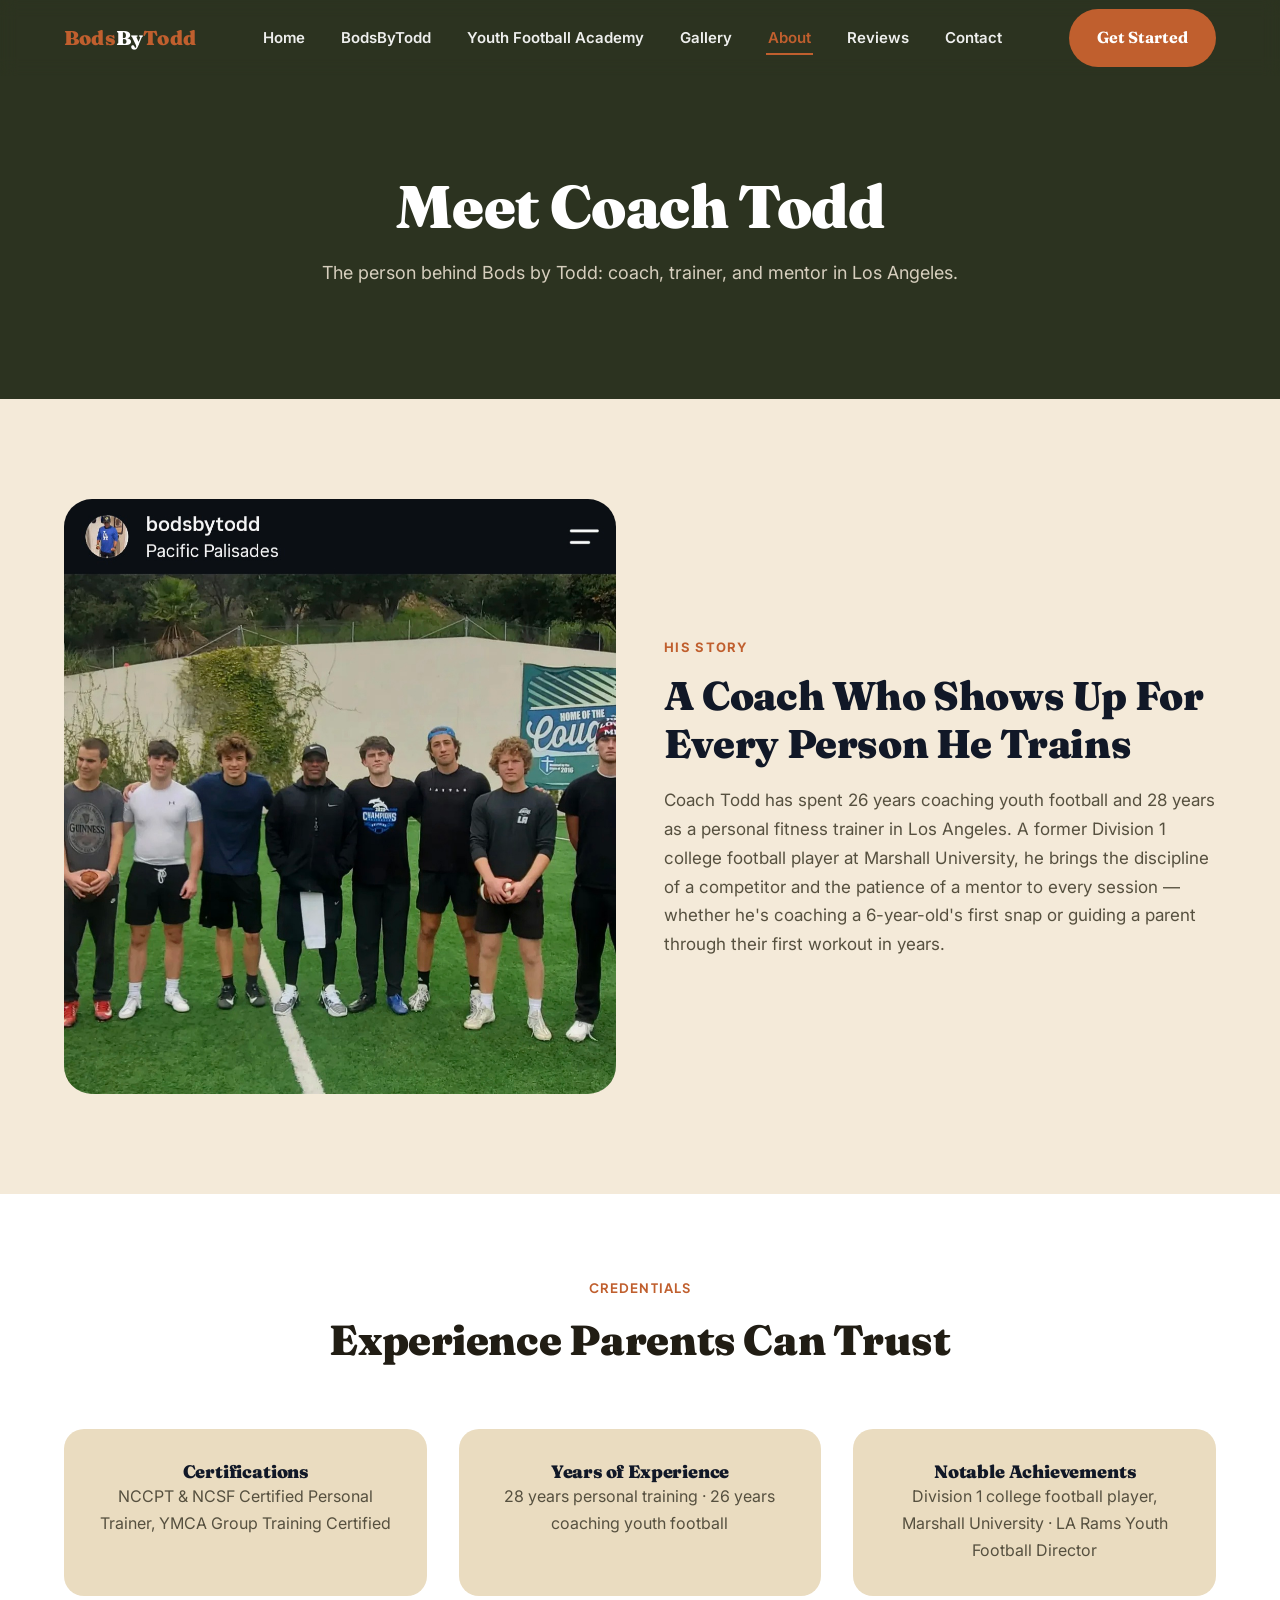
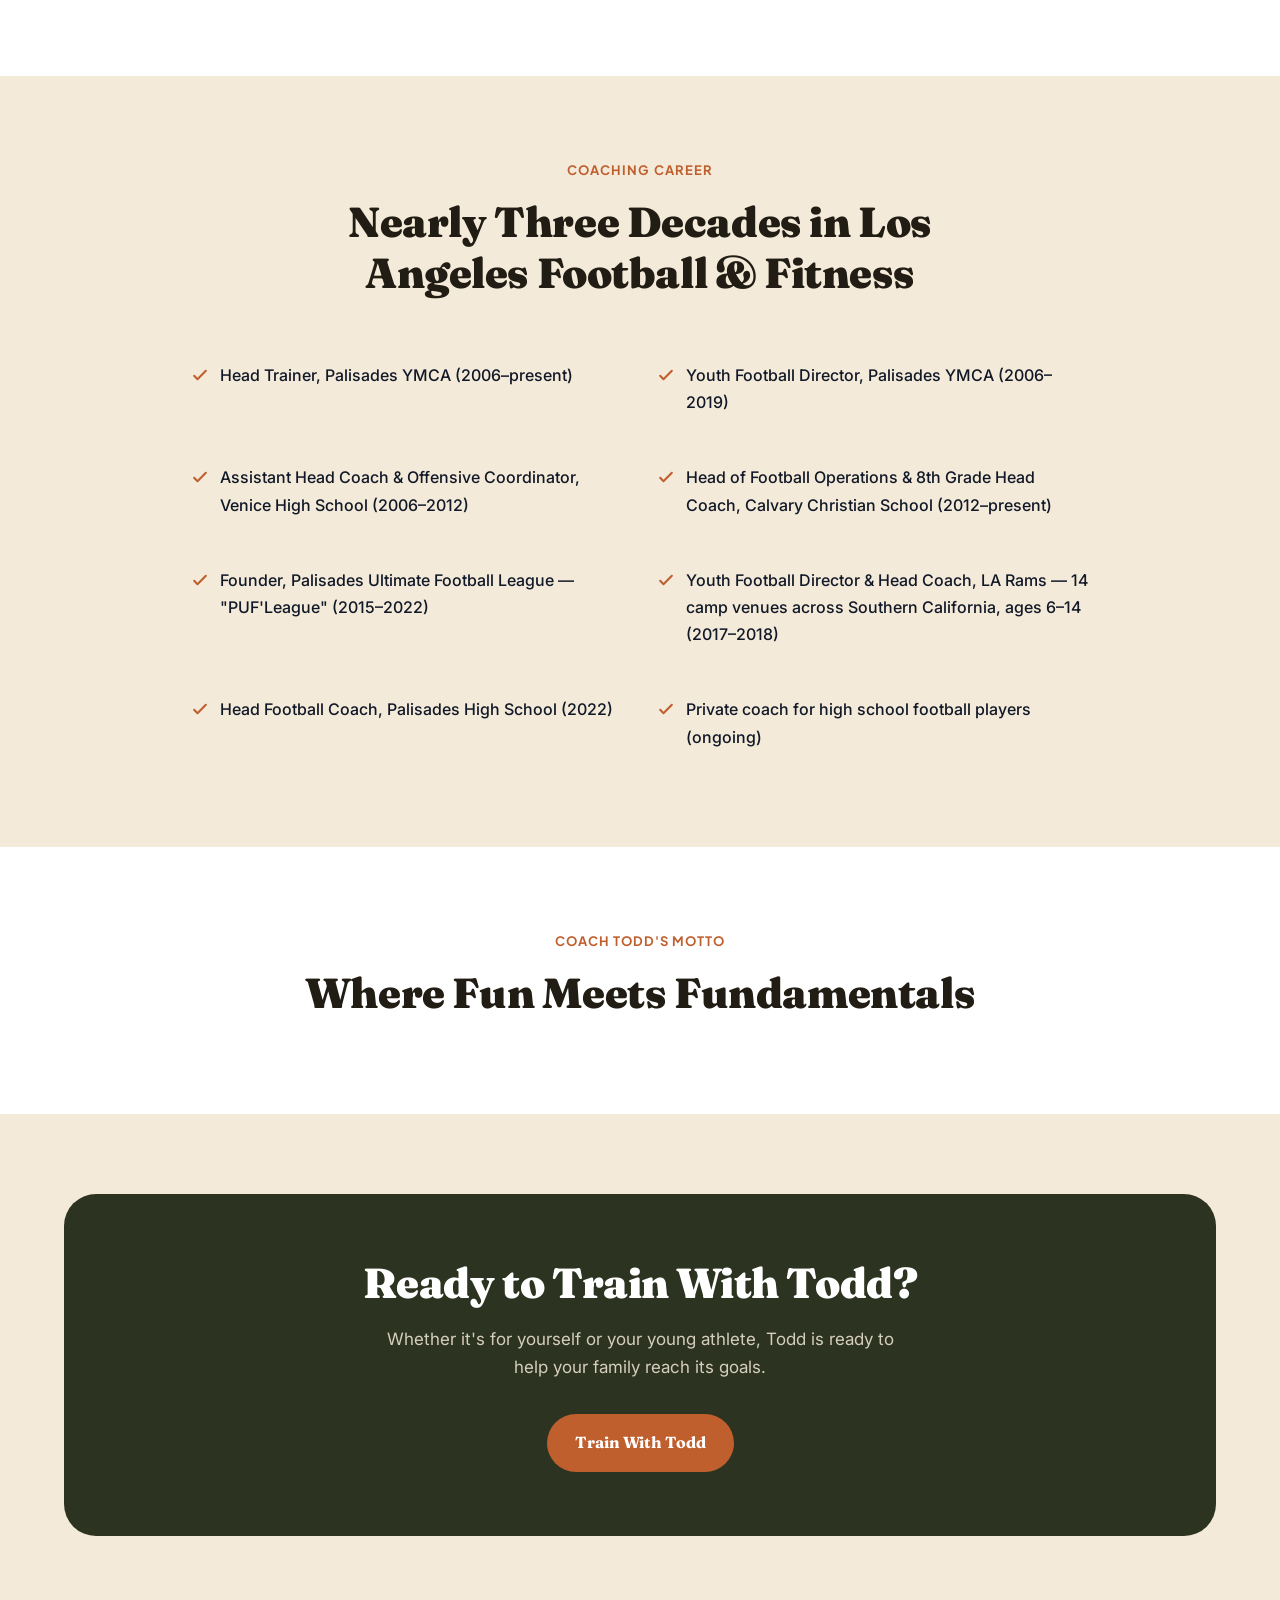
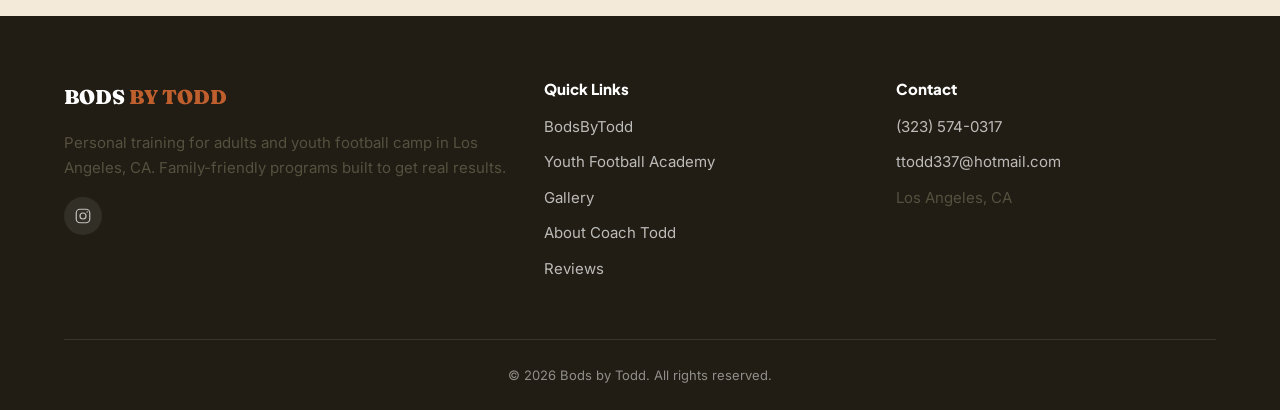
<file: about.html>
<!DOCTYPE html>
<html lang="en">
<head>
<meta charset="UTF-8">
<meta name="viewport" content="width=device-width, initial-scale=1.0">
<title>About Coach Todd | Bods by Todd Los Angeles</title>
<meta name="description" content="Meet Coach Todd — personal trainer and youth football coach in Los Angeles, building confidence and character in adults and young athletes alike.">

<link rel="preconnect" href="https://fonts.googleapis.com">
<link rel="preconnect" href="https://fonts.gstatic.com" crossorigin>
<link href="https://fonts.googleapis.com/css2?family=Plus+Jakarta+Sans:wght@700;800&family=Inter:wght@400;500;600&display=swap" rel="stylesheet">
<link href="https://fonts.googleapis.com/css2?family=Fraunces:opsz,wght@9..144,500;9..144,700;9..144,900&display=swap" rel="stylesheet">
<link rel="stylesheet" href="styles.css?v=4">
<link rel="stylesheet" href="organic.css?v=4">
</head>
<body class="organic">

<nav class="navbar">
  <div class="nav-container">
    <a href="index.html" class="nav-logo"><span>Bods</span>By<span>Todd</span></a>
    <ul class="nav-links">
      <li><a href="index.html" class="nav-link">Home</a></li>
      <li><a href="training.html" class="nav-link">BodsByTodd</a></li>
      <li><a href="camp.html" class="nav-link">Youth Football Academy</a></li>
      <li><a href="gallery.html" class="nav-link">Gallery</a></li>
      <li><a href="about.html" class="nav-link active">About</a></li>
      <li><a href="testimonials.html" class="nav-link">Reviews</a></li>
      <li><a href="contact.html" class="nav-link">Contact</a></li>
    </ul>
    <div class="nav-right">
      <a href="contact.html" class="btn btn-primary nav-cta">Get Started</a>
      <button class="hamburger" aria-label="Toggle menu" aria-expanded="false">
        <span></span><span></span><span></span>
      </button>
    </div>
  </div>
</nav>
<div class="mobile-drawer">
  <a href="index.html" class="nav-link">Home</a>
  <a href="training.html" class="nav-link">BodsByTodd</a>
  <a href="camp.html" class="nav-link">Youth Football Academy</a>
  <a href="gallery.html" class="nav-link">Gallery</a>
  <a href="about.html" class="nav-link active">About</a>
  <a href="testimonials.html" class="nav-link">Reviews</a>
  <a href="contact.html" class="nav-link">Contact</a>
  <a href="contact.html" class="btn btn-primary" style="margin-top:16px;">Get Started</a>
</div>

<!-- ============ PAGE HERO ============ -->
<header class="page-hero">
  <div class="container">
    <h1>Meet Coach Todd</h1>
    <p>The person behind Bods by Todd: coach, trainer, and mentor in Los Angeles.</p>
  </div>
</header>

<!-- ============ BIO ============ -->
<section class="organic-split">
  <div class="container split">
    <div class="fade-up split-photo">
      <img src="assets/photos/working.jpeg" alt="Coach Todd working with young athletes">
    </div>
    <div class="fade-up">
      <span class="section-eyebrow-organic">His Story</span>
      <h2>A Coach Who Shows Up For Every Person He Trains</h2>
      <p class="mt-2" style="font-size:17px;">Coach Todd has spent 26 years coaching youth football and 28 years as a personal fitness trainer in Los Angeles. A former Division 1 college football player at Marshall University, he brings the discipline of a competitor and the patience of a mentor to every session — whether he's coaching a 6-year-old's first snap or guiding a parent through their first workout in years.</p>
    </div>
  </div>
</section>

<!-- ============ CREDENTIALS ============ -->
<section class="bg-surface">
  <div class="container">
    <div class="section-header fade-up">
      <span class="section-eyebrow">Credentials</span>
      <h2 class="section-title">Experience Parents Can Trust</h2>
    </div>
    <div class="grid-3 stagger">
      <div class="card text-center">
        <h3 style="font-size:18px;">Certifications</h3>
        <p>NCCPT &amp; NCSF Certified Personal Trainer, YMCA Group Training Certified</p>
      </div>
      <div class="card text-center">
        <h3 style="font-size:18px;">Years of Experience</h3>
        <p>28 years personal training &middot; 26 years coaching youth football</p>
      </div>
      <div class="card text-center">
        <h3 style="font-size:18px;">Notable Achievements</h3>
        <p>Division 1 college football player, Marshall University &middot; LA Rams Youth Football Director</p>
      </div>
    </div>
  </div>
</section>

<!-- ============ COACHING CAREER ============ -->
<section>
  <div class="container">
    <div class="section-header fade-up">
      <span class="section-eyebrow">Coaching Career</span>
      <h2 class="section-title">Nearly Three Decades in Los Angeles Football &amp; Fitness</h2>
    </div>
    <ul class="check-list grid-2 stagger" style="max-width:900px; margin:0 auto;">
      <li><svg width="20" height="20" viewBox="0 0 24 24" fill="none"><path d="M5 13l4 4L19 7" stroke="currentColor" stroke-width="2.5" stroke-linecap="round" stroke-linejoin="round"/></svg> Head Trainer, Palisades YMCA (2006&ndash;present)</li>
      <li><svg width="20" height="20" viewBox="0 0 24 24" fill="none"><path d="M5 13l4 4L19 7" stroke="currentColor" stroke-width="2.5" stroke-linecap="round" stroke-linejoin="round"/></svg> Youth Football Director, Palisades YMCA (2006&ndash;2019)</li>
      <li><svg width="20" height="20" viewBox="0 0 24 24" fill="none"><path d="M5 13l4 4L19 7" stroke="currentColor" stroke-width="2.5" stroke-linecap="round" stroke-linejoin="round"/></svg> Assistant Head Coach &amp; Offensive Coordinator, Venice High School (2006&ndash;2012)</li>
      <li><svg width="20" height="20" viewBox="0 0 24 24" fill="none"><path d="M5 13l4 4L19 7" stroke="currentColor" stroke-width="2.5" stroke-linecap="round" stroke-linejoin="round"/></svg> Head of Football Operations &amp; 8th Grade Head Coach, Calvary Christian School (2012&ndash;present)</li>
      <li><svg width="20" height="20" viewBox="0 0 24 24" fill="none"><path d="M5 13l4 4L19 7" stroke="currentColor" stroke-width="2.5" stroke-linecap="round" stroke-linejoin="round"/></svg> Founder, Palisades Ultimate Football League &mdash; "PUF'League" (2015&ndash;2022)</li>
      <li><svg width="20" height="20" viewBox="0 0 24 24" fill="none"><path d="M5 13l4 4L19 7" stroke="currentColor" stroke-width="2.5" stroke-linecap="round" stroke-linejoin="round"/></svg> Youth Football Director &amp; Head Coach, LA Rams &mdash; 14 camp venues across Southern California, ages 6&ndash;14 (2017&ndash;2018)</li>
      <li><svg width="20" height="20" viewBox="0 0 24 24" fill="none"><path d="M5 13l4 4L19 7" stroke="currentColor" stroke-width="2.5" stroke-linecap="round" stroke-linejoin="round"/></svg> Head Football Coach, Palisades High School (2022)</li>
      <li><svg width="20" height="20" viewBox="0 0 24 24" fill="none"><path d="M5 13l4 4L19 7" stroke="currentColor" stroke-width="2.5" stroke-linecap="round" stroke-linejoin="round"/></svg> Private coach for high school football players (ongoing)</li>
    </ul>
  </div>
</section>

<!-- ============ MOTTO ============ -->
<section class="bg-surface">
  <div class="container">
    <div class="fade-up" style="max-width:760px; margin:0 auto; text-align:center;">
      <span class="section-eyebrow">Coach Todd's Motto</span>
      <h2 class="section-title">Where Fun Meets Fundamentals</h2>
    </div>
  </div>
</section>

<!-- ============ CTA ============ -->
<section>
  <div class="container">
    <div class="cta-banner fade-up">
      <h2>Ready to Train With Todd?</h2>
      <p>Whether it's for yourself or your young athlete, Todd is ready to help your family reach its goals.</p>
      <a href="contact.html" class="btn btn-primary">Train With Todd</a>
    </div>
  </div>
</section>

<footer class="site-footer">
  <div class="container">
    <div class="footer-grid">
      <div class="footer-col">
        <div class="footer-logo">BODS <span>BY TODD</span></div>
        <p>Personal training for adults and youth football camp in Los Angeles, CA. Family-friendly programs built to get real results.</p>
        <div class="footer-social">
          <a href="https://www.instagram.com/bodsbytodd/" target="_blank" rel="noopener" aria-label="Instagram">
            <svg width="18" height="18" viewBox="0 0 24 24" fill="none"><rect x="3" y="3" width="18" height="18" rx="5" stroke="currentColor" stroke-width="1.6"/><circle cx="12" cy="12" r="4" stroke="currentColor" stroke-width="1.6"/><circle cx="17.5" cy="6.5" r="1" fill="currentColor"/></svg>
          </a>
        </div>
      </div>
      <div class="footer-col">
        <h4>Quick Links</h4>
        <a href="training.html">BodsByTodd</a>
        <a href="camp.html">Youth Football Academy</a>
        <a href="gallery.html">Gallery</a>
        <a href="about.html">About Coach Todd</a>
        <a href="testimonials.html">Reviews</a>
      </div>
      <div class="footer-col">
        <h4>Contact</h4>
        <a href="tel:3235740317">(323) 574-0317</a>
        <a href="mailto:ttodd337@hotmail.com">ttodd337@hotmail.com</a>
        <p>Los Angeles, CA</p>
      </div>
    </div>
    <div class="footer-bottom">&copy; 2026 Bods by Todd. All rights reserved.</div>
  </div>
</footer>

<script src="main.js?v=3"></script>
</body>
</html>
</file>
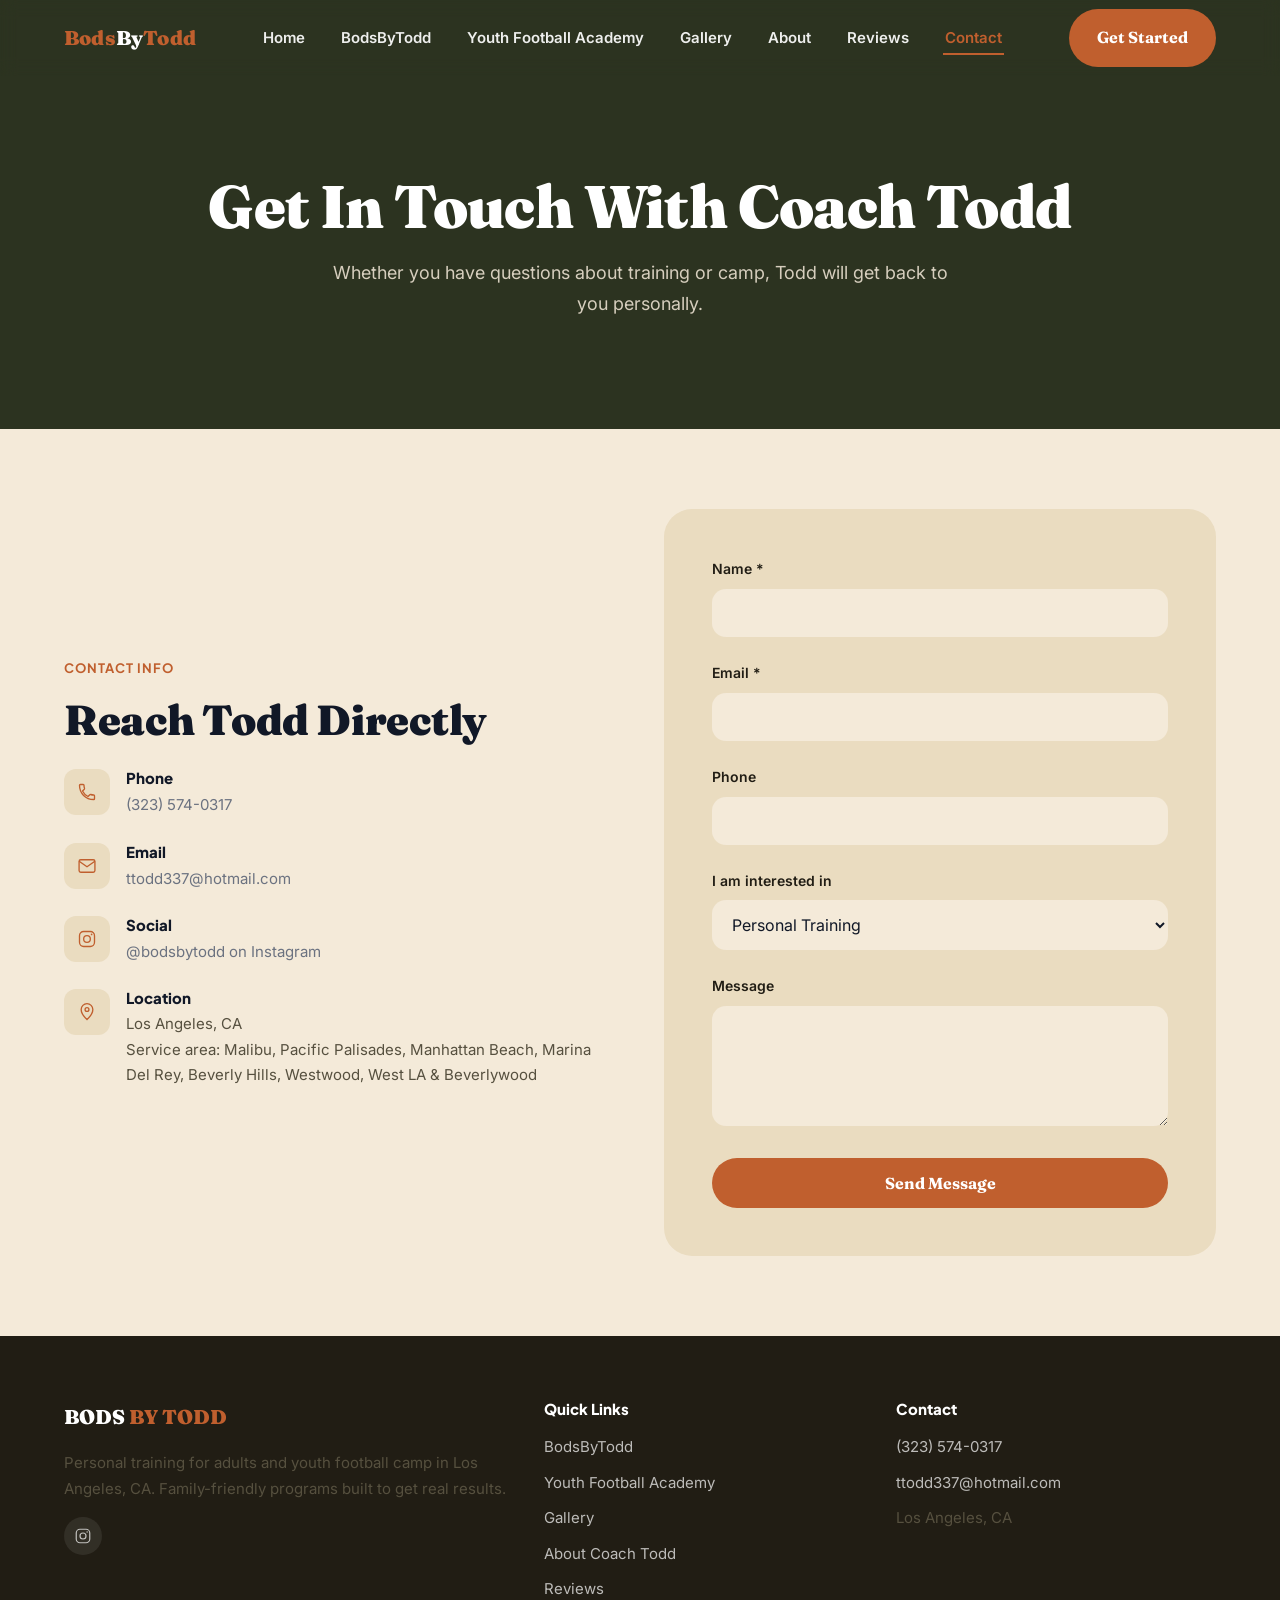
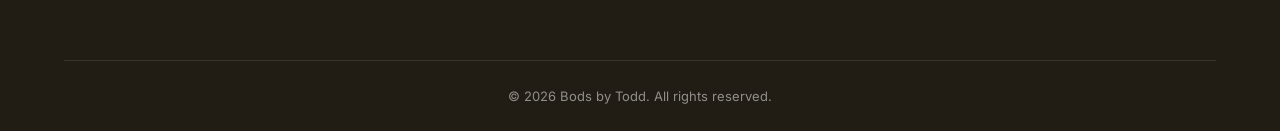
<file: contact.html>
<!DOCTYPE html>
<html lang="en">
<head>
<meta charset="UTF-8">
<meta name="viewport" content="width=device-width, initial-scale=1.0">
<title>Contact Coach Todd | Bods by Todd Los Angeles</title>
<meta name="description" content="Contact Coach Todd for personal training or youth football camp in Los Angeles. Todd typically responds within 24 hours.">

<link rel="preconnect" href="https://fonts.googleapis.com">
<link rel="preconnect" href="https://fonts.gstatic.com" crossorigin>
<link href="https://fonts.googleapis.com/css2?family=Plus+Jakarta+Sans:wght@700;800&family=Inter:wght@400;500;600&display=swap" rel="stylesheet">
<link href="https://fonts.googleapis.com/css2?family=Fraunces:opsz,wght@9..144,500;9..144,700;9..144,900&display=swap" rel="stylesheet">
<link rel="stylesheet" href="styles.css?v=4">
<link rel="stylesheet" href="organic.css?v=4">
</head>
<body class="organic">

<nav class="navbar">
  <div class="nav-container">
    <a href="index.html" class="nav-logo"><span>Bods</span>By<span>Todd</span></a>
    <ul class="nav-links">
      <li><a href="index.html" class="nav-link">Home</a></li>
      <li><a href="training.html" class="nav-link">BodsByTodd</a></li>
      <li><a href="camp.html" class="nav-link">Youth Football Academy</a></li>
      <li><a href="gallery.html" class="nav-link">Gallery</a></li>
      <li><a href="about.html" class="nav-link">About</a></li>
      <li><a href="testimonials.html" class="nav-link">Reviews</a></li>
      <li><a href="contact.html" class="nav-link active">Contact</a></li>
    </ul>
    <div class="nav-right">
      <a href="contact.html" class="btn btn-primary nav-cta">Get Started</a>
      <button class="hamburger" aria-label="Toggle menu" aria-expanded="false">
        <span></span><span></span><span></span>
      </button>
    </div>
  </div>
</nav>
<div class="mobile-drawer">
  <a href="index.html" class="nav-link">Home</a>
  <a href="training.html" class="nav-link">BodsByTodd</a>
  <a href="camp.html" class="nav-link">Youth Football Academy</a>
  <a href="gallery.html" class="nav-link">Gallery</a>
  <a href="about.html" class="nav-link">About</a>
  <a href="testimonials.html" class="nav-link">Reviews</a>
  <a href="contact.html" class="nav-link active">Contact</a>
  <a href="contact.html" class="btn btn-primary" style="margin-top:16px;">Get Started</a>
</div>

<!-- ============ PAGE HERO ============ -->
<header class="page-hero">
  <div class="container">
    <h1>Get In Touch With Coach Todd</h1>
    <p>Whether you have questions about training or camp, Todd will get back to you personally.</p>
  </div>
</header>

<!-- ============ CONTACT INFO + FORM ============ -->
<section>
  <div class="container split">
    <div class="fade-up">
      <span class="section-eyebrow">Contact Info</span>
      <h2 class="mb-0" style="margin-bottom:24px;">Reach Todd Directly</h2>

      <div class="contact-info-item">
        <div class="contact-info-icon">
          <svg width="20" height="20" viewBox="0 0 24 24" fill="none"><path d="M6.6 10.8c1.4 2.8 3.8 5.2 6.6 6.6l2.2-2.2c.3-.3.7-.4 1-.2 1.1.4 2.3.6 3.6.6.6 0 1 .4 1 1V20c0 .6-.4 1-1 1C10.4 21 3 13.6 3 4c0-.6.4-1 1-1h3.4c.6 0 1 .4 1 1 0 1.3.2 2.5.6 3.6.1.3 0 .7-.2 1L6.6 10.8z" stroke="currentColor" stroke-width="1.6" stroke-linejoin="round"/></svg>
        </div>
        <div>
          <h4>Phone</h4>
          <a href="tel:3235740317">(323) 574-0317</a>
        </div>
      </div>

      <div class="contact-info-item">
        <div class="contact-info-icon">
          <svg width="20" height="20" viewBox="0 0 24 24" fill="none"><rect x="2.5" y="4.5" width="19" height="15" rx="2" stroke="currentColor" stroke-width="1.6"/><path d="M3 6.5l9 6.5 9-6.5" stroke="currentColor" stroke-width="1.6" stroke-linecap="round" stroke-linejoin="round"/></svg>
        </div>
        <div>
          <h4>Email</h4>
          <a href="mailto:ttodd337@hotmail.com">ttodd337@hotmail.com</a>
        </div>
      </div>

      <div class="contact-info-item">
        <div class="contact-info-icon">
          <svg width="20" height="20" viewBox="0 0 24 24" fill="none"><rect x="3" y="3" width="18" height="18" rx="5" stroke="currentColor" stroke-width="1.6"/><circle cx="12" cy="12" r="4" stroke="currentColor" stroke-width="1.6"/><circle cx="17.5" cy="6.5" r="1" fill="currentColor"/></svg>
        </div>
        <div>
          <h4>Social</h4>
          <a href="https://www.instagram.com/bodsbytodd/" target="_blank" rel="noopener">@bodsbytodd on Instagram</a>
        </div>
      </div>

      <div class="contact-info-item">
        <div class="contact-info-icon">
          <svg width="20" height="20" viewBox="0 0 24 24" fill="none"><path d="M12 21s7-6.5 7-12a7 7 0 10-14 0c0 5.5 7 12 7 12z" stroke="currentColor" stroke-width="1.6"/><circle cx="12" cy="9" r="2.3" stroke="currentColor" stroke-width="1.6"/></svg>
        </div>
        <div>
          <h4>Location</h4>
          <p>Los Angeles, CA</p>
          <p>Service area: Malibu, Pacific Palisades, Manhattan Beach, Marina Del Rey, Beverly Hills, Westwood, West LA &amp; Beverlywood</p>
        </div>
      </div>


    </div>

    <div class="fade-up">
      <form class="contact-form" id="contact-form">
        <div class="form-group">
          <label for="name">Name *</label>
          <input type="text" id="name" name="name" required>
        </div>
        <div class="form-group">
          <label for="email">Email *</label>
          <input type="email" id="email" name="email" required>
        </div>
        <div class="form-group">
          <label for="phone">Phone</label>
          <input type="tel" id="phone" name="phone">
        </div>
        <div class="form-group">
          <label for="interest">I am interested in</label>
          <select id="interest" name="interest">
            <option value="Personal Training">Personal Training</option>
            <option value="Football Academy">Youth Football Academy</option>
            <option value="Both">Both</option>
          </select>
        </div>
        <div class="form-group">
          <label for="message">Message</label>
          <textarea id="message" name="message"></textarea>
        </div>
        <button type="submit" class="btn btn-primary btn-block">Send Message</button>
        <p class="form-status" id="form-status"></p>
      </form>
    </div>
  </div>
</section>

<!-- ============ FAQ ============ 
<section class="bg-surface">
  <div class="container">
    <div class="section-header fade-up">
      <span class="section-eyebrow">FAQ</span>
      <h2 class="section-title">Training FAQ</h2>
    </div>
    <div class="faq-list fade-up">
      <div class="faq-item">
        <button class="faq-question">How often should I train?
          <svg class="faq-icon" width="24" height="24" viewBox="0 0 24 24" fill="none"><path d="M12 5v14M5 12h14" stroke="currentColor" stroke-width="2" stroke-linecap="round"/></svg>
        </button>
        <div class="faq-answer"><p>It depends on your goals, but most clients see the best results training 2-3 times per week. Todd will recommend a schedule based on your fitness level and availability.</p></div>
      </div>
      <div class="faq-item">
        <button class="faq-question">Do I need gym experience?
          <svg class="faq-icon" width="24" height="24" viewBox="0 0 24 24" fill="none"><path d="M12 5v14M5 12h14" stroke="currentColor" stroke-width="2" stroke-linecap="round"/></svg>
        </button>
        <div class="faq-answer"><p>Not at all. Programs are built for every level, from complete beginners to experienced athletes. Todd meets you where you are.</p></div>
      </div>
      <div class="faq-item">
        <button class="faq-question">What ages do you coach?
          <svg class="faq-icon" width="24" height="24" viewBox="0 0 24 24" fill="none"><path d="M12 5v14M5 12h14" stroke="currentColor" stroke-width="2" stroke-linecap="round"/></svg>
        </button>
        <div class="faq-answer"><p>Todd trains adults of all ages for personal training, and coaches young athletes through the Youth Football Academy. See the <a href="camp.html">Youth Football Academy page</a> for age ranges.</p></div>
      </div>
      <div class="faq-item">
        <button class="faq-question">Do parents stay during camp?
          <svg class="faq-icon" width="24" height="24" viewBox="0 0 24 24" fill="none"><path d="M12 5v14M5 12h14" stroke="currentColor" stroke-width="2" stroke-linecap="round"/></svg>
        </button>
        <div class="faq-answer"><p>Parents are always welcome to stay and watch. Many parents choose to drop off, but there's no requirement either way — whatever makes you and your athlete comfortable.</p></div>
      </div>
      <div class="faq-item">
        <button class="faq-question">What equipment is needed?
          <svg class="faq-icon" width="24" height="24" viewBox="0 0 24 24" fill="none"><path d="M12 5v14M5 12h14" stroke="currentColor" stroke-width="2" stroke-linecap="round"/></svg>
        </button>
        <div class="faq-answer"><p>For personal training, just comfortable workout clothes and shoes. For football camp, athletes should bring cleats, water, and weather-appropriate gear — full details are shared upon registration.</p></div>
      </div>
      <div class="faq-item">
        <button class="faq-question">Where are sessions held?
          <svg class="faq-icon" width="24" height="24" viewBox="0 0 24 24" fill="none"><path d="M12 5v14M5 12h14" stroke="currentColor" stroke-width="2" stroke-linecap="round"/></svg>
        </button>
        <div class="faq-answer"><p>Sessions are held at locations around Los Angeles, CA. Reach out and Todd will confirm the closest option for you.</p></div>
      </div>
      <div class="faq-item">
        <button class="faq-question">Can siblings join?
          <svg class="faq-icon" width="24" height="24" viewBox="0 0 24 24" fill="none"><path d="M12 5v14M5 12h14" stroke="currentColor" stroke-width="2" stroke-linecap="round"/></svg>
        </button>
        <div class="faq-answer"><p>Yes — siblings within the camp age range are welcome to join together. Contact Todd for group or family scheduling.</p></div>
      </div>
    </div>
  </div>
</section>
-->

<footer class="site-footer">
  <div class="container">
    <div class="footer-grid">
      <div class="footer-col">
        <div class="footer-logo">BODS <span>BY TODD</span></div>
        <p>Personal training for adults and youth football camp in Los Angeles, CA. Family-friendly programs built to get real results.</p>
        <div class="footer-social">
          <a href="https://www.instagram.com/bodsbytodd/" target="_blank" rel="noopener" aria-label="Instagram">
            <svg width="18" height="18" viewBox="0 0 24 24" fill="none"><rect x="3" y="3" width="18" height="18" rx="5" stroke="currentColor" stroke-width="1.6"/><circle cx="12" cy="12" r="4" stroke="currentColor" stroke-width="1.6"/><circle cx="17.5" cy="6.5" r="1" fill="currentColor"/></svg>
          </a>
        </div>
      </div>
      <div class="footer-col">
        <h4>Quick Links</h4>
        <a href="training.html">BodsByTodd</a>
        <a href="camp.html">Youth Football Academy</a>
        <a href="gallery.html">Gallery</a>
        <a href="about.html">About Coach Todd</a>
        <a href="testimonials.html">Reviews</a>
      </div>
      <div class="footer-col">
        <h4>Contact</h4>
        <a href="tel:3235740317">(323) 574-0317</a>
        <a href="mailto:ttodd337@hotmail.com">ttodd337@hotmail.com</a>
        <p>Los Angeles, CA</p>
      </div>
    </div>
    <div class="footer-bottom">&copy; 2026 Bods by Todd. All rights reserved.</div>
  </div>
</footer>

<script src="main.js?v=3"></script>
</body>
</html>
</file>
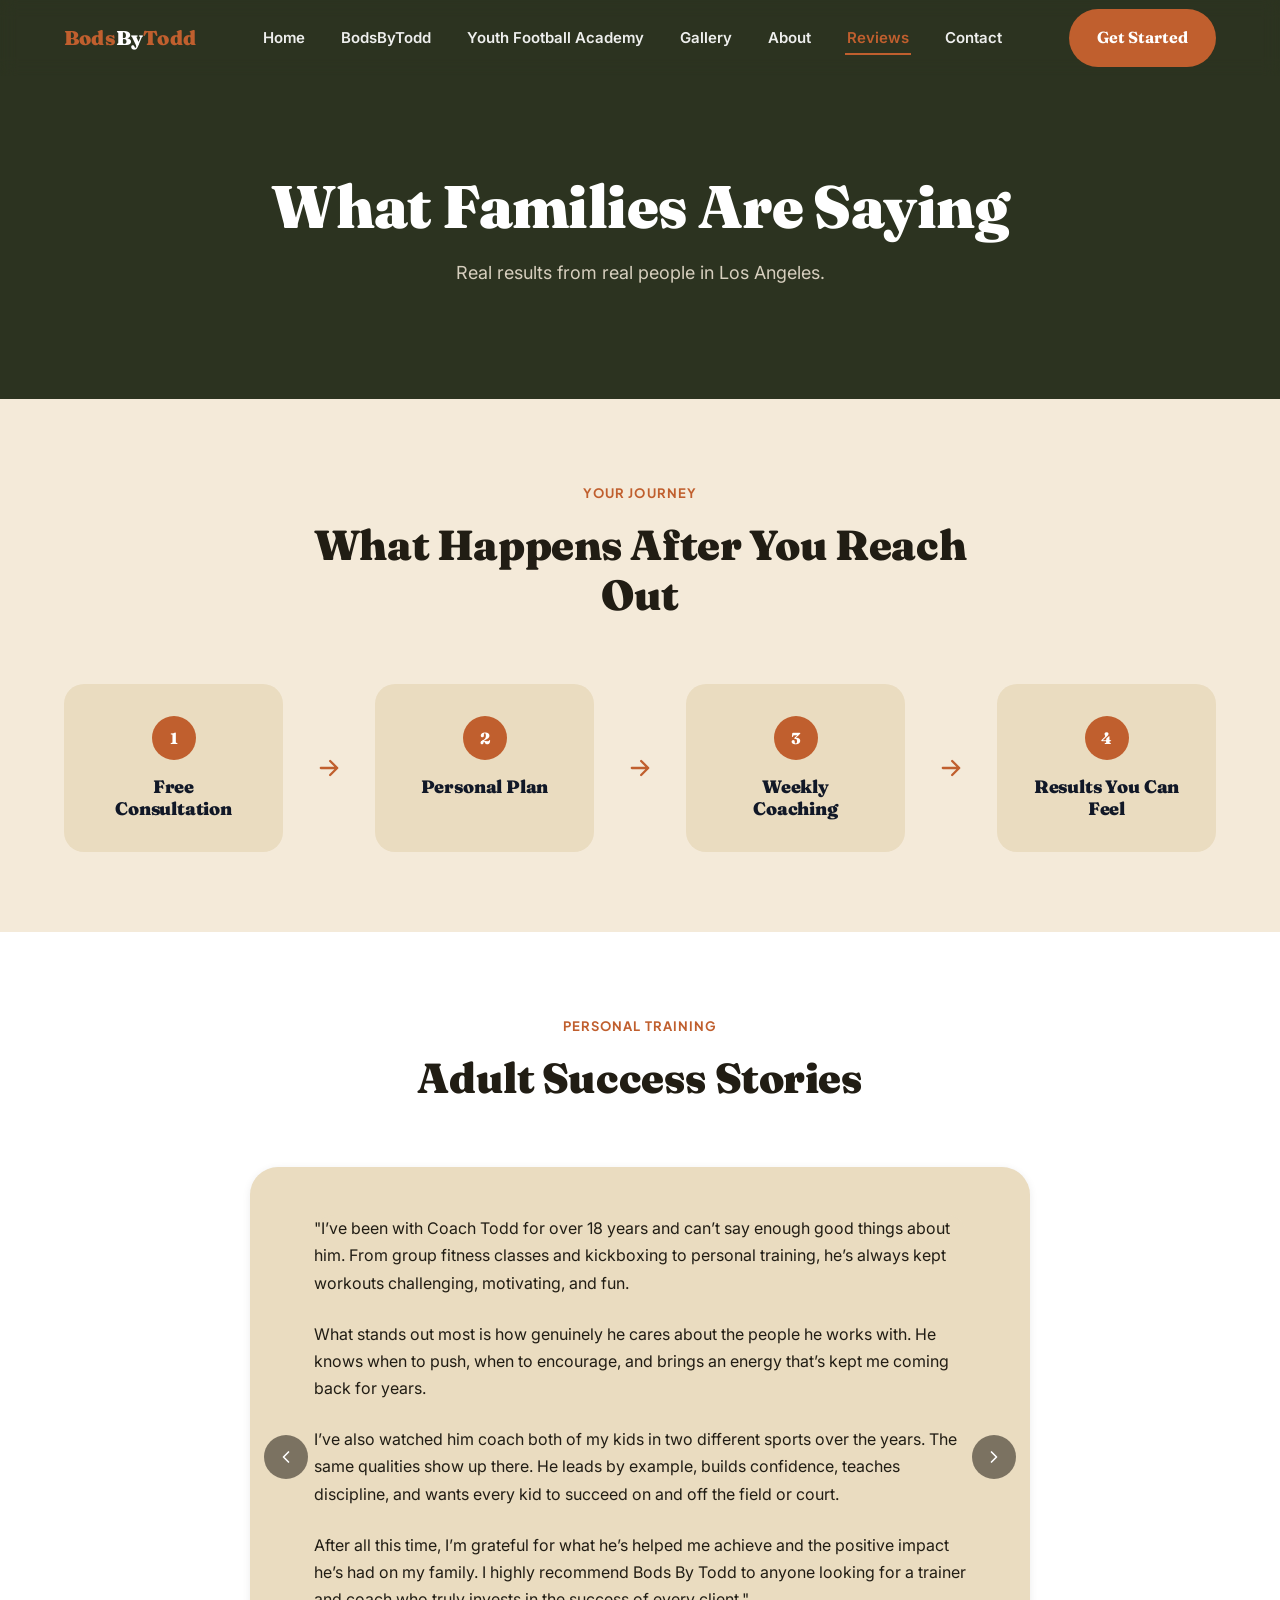
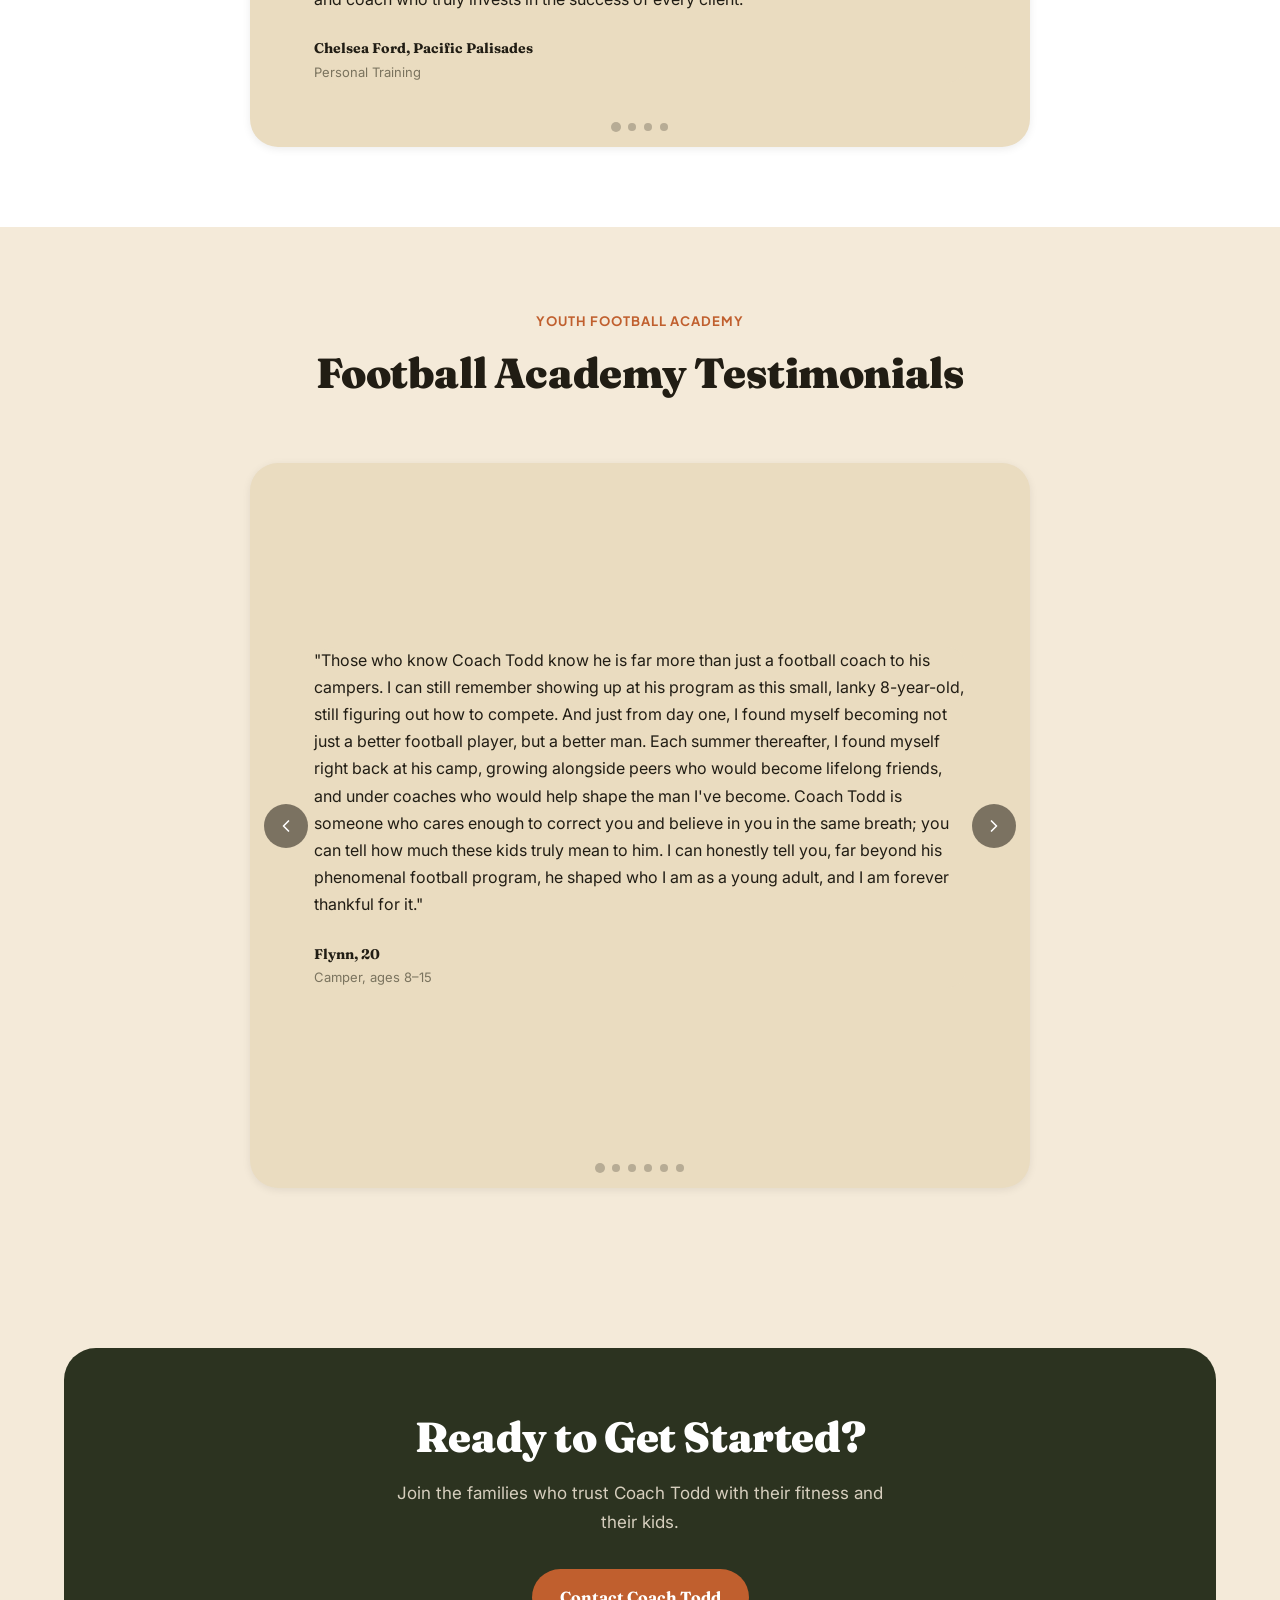
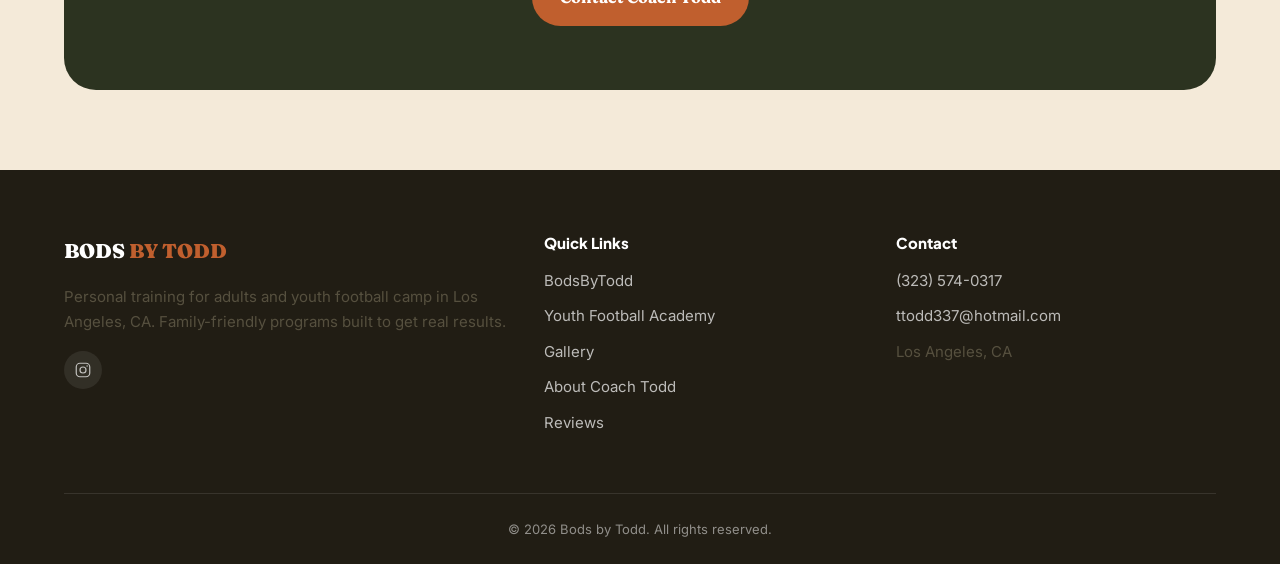
<file: testimonials.html>
<!DOCTYPE html>
<html lang="en">
<head>
<meta charset="UTF-8">
<meta name="viewport" content="width=device-width, initial-scale=1.0">
<title>Reviews | Bods by Todd Los Angeles</title>
<meta name="description" content="Real results from real people in Los Angeles. Read what parents and adult clients are saying about training with Coach Todd.">

<link rel="preconnect" href="https://fonts.googleapis.com">
<link rel="preconnect" href="https://fonts.gstatic.com" crossorigin>
<link href="https://fonts.googleapis.com/css2?family=Plus+Jakarta+Sans:wght@700;800&family=Inter:wght@400;500;600&display=swap" rel="stylesheet">
<link href="https://fonts.googleapis.com/css2?family=Fraunces:opsz,wght@9..144,500;9..144,700;9..144,900&display=swap" rel="stylesheet">
<link rel="stylesheet" href="styles.css?v=4">
<link rel="stylesheet" href="organic.css?v=4">
</head>
<body class="organic">

<nav class="navbar">
  <div class="nav-container">
    <a href="index.html" class="nav-logo"><span>Bods</span>By<span>Todd</span></a>
    <ul class="nav-links">
      <li><a href="index.html" class="nav-link">Home</a></li>
      <li><a href="training.html" class="nav-link">BodsByTodd</a></li>
      <li><a href="camp.html" class="nav-link">Youth Football Academy</a></li>
      <li><a href="gallery.html" class="nav-link">Gallery</a></li>
      <li><a href="about.html" class="nav-link">About</a></li>
      <li><a href="testimonials.html" class="nav-link active">Reviews</a></li>
      <li><a href="contact.html" class="nav-link">Contact</a></li>
    </ul>
    <div class="nav-right">
      <a href="contact.html" class="btn btn-primary nav-cta">Get Started</a>
      <button class="hamburger" aria-label="Toggle menu" aria-expanded="false">
        <span></span><span></span><span></span>
      </button>
    </div>
  </div>
</nav>
<div class="mobile-drawer">
  <a href="index.html" class="nav-link">Home</a>
  <a href="training.html" class="nav-link">Training</a>
  <a href="camp.html" class="nav-link">Youth Football Academy</a>
  <a href="gallery.html" class="nav-link">Gallery</a>
  <a href="about.html" class="nav-link">About</a>
  <a href="testimonials.html" class="nav-link active">Reviews</a>
  <a href="contact.html" class="nav-link">Contact</a>
  <a href="contact.html" class="btn btn-primary" style="margin-top:16px;">Get Started</a>
</div>

<!-- ============ PAGE HERO ============ -->
<header class="page-hero">
  <div class="container">
    <h1>What Families Are Saying</h1>
    <p>Real results from real people in Los Angeles.</p>
  </div>
</header>

<!-- ============ YOUR JOURNEY ============ -->
<section>
  <div class="container">
    <div class="section-header fade-up">
      <span class="section-eyebrow">Your Journey</span>
      <h2 class="section-title">What Happens After You Reach Out</h2>
    </div>
    <div class="journey-steps stagger">
      <div class="journey-step">
        <div class="journey-step-number">1</div>
        <h3 style="font-size:18px;">Free Consultation</h3>
      </div>
      <div class="journey-arrow">
        <svg width="28" height="28" viewBox="0 0 24 24" fill="none"><path d="M5 12h14M13 6l6 6-6 6" stroke="currentColor" stroke-width="2" stroke-linecap="round" stroke-linejoin="round"/></svg>
      </div>
      <div class="journey-step">
        <div class="journey-step-number">2</div>
        <h3 style="font-size:18px;">Personal Plan</h3>
      </div>
      <div class="journey-arrow">
        <svg width="28" height="28" viewBox="0 0 24 24" fill="none"><path d="M5 12h14M13 6l6 6-6 6" stroke="currentColor" stroke-width="2" stroke-linecap="round" stroke-linejoin="round"/></svg>
      </div>
      <div class="journey-step">
        <div class="journey-step-number">3</div>
        <h3 style="font-size:18px;">Weekly Coaching</h3>
      </div>
      <div class="journey-arrow">
        <svg width="28" height="28" viewBox="0 0 24 24" fill="none"><path d="M5 12h14M13 6l6 6-6 6" stroke="currentColor" stroke-width="2" stroke-linecap="round" stroke-linejoin="round"/></svg>
      </div>
      <div class="journey-step">
        <div class="journey-step-number">4</div>
        <h3 style="font-size:18px;">Results You Can Feel</h3>
      </div>
    </div>
  </div>
</section>

<!-- ============ ADULT SUCCESS STORIES ============ -->
<section class="bg-surface">
  <div class="container">
    <div class="section-header fade-up">
      <span class="section-eyebrow">Personal Training</span>
      <h2 class="section-title">Adult Success Stories</h2>
    </div>
    <div class="gallery-slider testimonial-slider fade-up">
      <div class="gallery-track">
        <div class="gallery-slide">
          <div class="testimonial-card">
            <p class="testimonial-quote">"I&rsquo;ve been with Coach Todd for over 18 years and can&rsquo;t say enough good things about him. From group fitness classes and kickboxing to personal training, he&rsquo;s always kept workouts challenging, motivating, and fun.</p>
            <p class="testimonial-quote">What stands out most is how genuinely he cares about the people he works with. He knows when to push, when to encourage, and brings an energy that&rsquo;s kept me coming back for years.</p>
            <p class="testimonial-quote">I&rsquo;ve also watched him coach both of my kids in two different sports over the years. The same qualities show up there. He leads by example, builds confidence, teaches discipline, and wants every kid to succeed on and off the field or court.</p>
            <p class="testimonial-quote">After all this time, I&rsquo;m grateful for what he&rsquo;s helped me achieve and the positive impact he&rsquo;s had on my family. I highly recommend Bods By Todd to anyone looking for a trainer and coach who truly invests in the success of every client."</p>
            <div class="testimonial-author">Chelsea Ford, Pacific Palisades</div>
            <div class="testimonial-role">Personal Training</div>
          </div>
        </div>
        <div class="gallery-slide">
          <div class="testimonial-card">
            <p class="testimonial-quote">"I have been working out with Todd twice a week for 18 years, and he is absolutely fantastic at
what he does for his clients. Each session is different, so the workouts never get predictable or
boring. He knows how to tailor the activities to each client’s abilities, but also knows how to
motivate a client to keep pushing to get better. I am strong and active at 73, and I give Todd a
lot of the credit for keeping me fit! He is also very smart, funny, and excellent company during
our sessions together.
I’ve also been able to observe Todd working with kids over the past years. He is an expert in
the sports he coaches, and he has the perfect combination of discipline and loving
encouragement that bring out the best in kids from very young ones to high school students.
Todd is a genuinely good person and even beyond his coaching, he has become a close friend to
me and my whole family."</p>
            <div class="testimonial-author">Catherine Coleman, Santa Monica</div>
            <div class="testimonial-role">Personal Training</div>
          </div>
        </div>
        <div class="gallery-slide">
          <div class="testimonial-card">
            <p class="testimonial-quote">"I have had the pleasure of working with Todd for over 20 years. It&rsquo;s hard to express my gratitude&hellip; The workouts work! My body has stayed the same weight (give or take 5 pounds) and my muscles are stronger and I feel amazing! He seems to know what I need before I do and the workouts are always changing, challenging and cheerful! If you get a chance to work with Todd, take it!!"</p>
            <div class="testimonial-author">Andrea Daniels, West Los Angeles</div>
            <div class="testimonial-role">Personal Training</div>
          </div>
        </div>
        <div class="gallery-slide">
          <div class="testimonial-card">
            <p class="testimonial-quote">"I never thought I would enjoy having a trainer to work out with as I know everything. My wife has worked out with Todd for close to 20 years and I was asked many times to join but never felt the need as I know how to work out.</p>
            <p class="testimonial-quote">That changed one day when my wife told me I was going to start training with Todd. I was apprehensive but boy was I wrong. I cannot imagine working out by myself anymore. Todd makes working out fun and it feels different each time we work out. He changes up the workout repeatedly so you cannot get bored or find the workouts not challenging. Every workout is tough but fulfilling.</p>
            <p class="testimonial-quote">I feel great and now at the age of 62 I need to maintain my strength and my balance for the years to come.</p>
            <p class="testimonial-quote">If you are thinking of training with Todd&mdash;do not think about it! Do it!"</p>
            <div class="testimonial-author">Michael Daniels, West Los Angeles</div>
            <div class="testimonial-role">Personal Training</div>
          </div>
        </div>
      </div>
      <button class="gallery-arrow gallery-arrow-prev" aria-label="Previous review" data-gallery-prev>
        <svg width="20" height="20" viewBox="0 0 24 24" fill="none"><path d="M15 6l-6 6 6 6" stroke="currentColor" stroke-width="2" stroke-linecap="round" stroke-linejoin="round"/></svg>
      </button>
      <button class="gallery-arrow gallery-arrow-next" aria-label="Next review" data-gallery-next>
        <svg width="20" height="20" viewBox="0 0 24 24" fill="none"><path d="M9 6l6 6-6 6" stroke="currentColor" stroke-width="2" stroke-linecap="round" stroke-linejoin="round"/></svg>
      </button>
      <div class="gallery-dots" data-gallery-dots></div>
    </div>
  </div>
</section>

<!-- ============ FOOTBALL CAMP TESTIMONIALS ============ -->
<section>
  <div class="container">
    <div class="section-header fade-up">
      <span class="section-eyebrow">Youth Football Academy</span>
      <h2 class="section-title">Football Academy Testimonials</h2>
    </div>
    <div class="gallery-slider testimonial-slider fade-up">
      <div class="gallery-track">
        <div class="gallery-slide">
          <div class="testimonial-card">
            <p class="testimonial-quote">"Those who know Coach Todd know he is far more than just a football coach to his campers. I can still remember showing up at his program as this small, lanky 8-year-old, still figuring out how to compete. And just from day one, I found myself becoming not just a better football player, but a better man. Each summer thereafter, I found myself right back at his camp, growing alongside peers who would become lifelong friends, and under coaches who would help shape the man I've become. Coach Todd is someone who cares enough to correct you and believe in you in the same breath; you can tell how much these kids truly mean to him. I can honestly tell you, far beyond his phenomenal football program, he shaped who I am as a young adult, and I am forever thankful for it."</p>
            <div class="testimonial-author">Flynn, 20</div>
            <div class="testimonial-role">Camper, ages 8&ndash;15</div>
          </div>
        </div>
        <div class="gallery-slide">
          <div class="testimonial-card">
            <p class="testimonial-quote">"I am 20 years old, and I have known Coach Todd since I was seven. Coach Todd has been a leader and mentor for me in countless ways. He cultivated my love for football and taught me the importance of sportsmanship and teamwork. He pushed me and many others to be great competitors, and even better people. As I have gotten older, I have stayed involved in Coach Todd's Football Academy and watched him inspire and motivate countless young athletes as he once did for me. Coach Todd truly cares for each individual and while the game is important, building character and confidence has always been his priority. I am forever grateful for his knowledge and influence. A lot of who I am today, on and off the field, I owe to the time he invested in me."</p>
            <div class="testimonial-author">Kellan, 20</div>
            <div class="testimonial-role">Camper since age 7</div>
          </div>
        </div>
        <div class="gallery-slide">
          <div class="testimonial-card">
            <p class="testimonial-quote">"When I was young, I played a plethora of sports. I didn't have an immense love for any sport in particular until I met Mr. Tharen Todd. Like many fellow kids, Coach Todd was able to captivate our love for football at a very young age. He provided structure and taught us the fundamentals while having a clear cut understanding of the necessity to mix in many fun games for us at that age. Coach Todd is extremely personable and connects great with the parents as well. He always is beyond respectful of parents entrusting Coach Todd to train their kids for multiple hours in a day. Most importantly, Coach Todd values relationships and is one of the most loving men I have met in my life. Love this man to death!"</p>
            <div class="testimonial-author">John Thomas</div>
            <div class="testimonial-role">Former camper</div>
          </div>
        </div>
        <div class="gallery-slide">
          <div class="testimonial-card">
            <p class="testimonial-quote">"I have worked with Coach Todd for as long as I can remember playing football. Through countless hours with all the camps, games, and trainings he has shown me how to be the hardest worker in the room, treat the game with respect, and how to be a leader on and off the field. He has been a great mentor for me and many other people not only because of all the knowledge he passes on but also the mentality that he instills to not cheat the process. I am 20 now still playing and he&rsquo;s been in my corner every step of the way and I couldn't be more grateful for that."</p>
            <div class="testimonial-author">Braydon Sanford</div>
            <div class="testimonial-role">Former camper</div>
          </div>
        </div>
        <div class="gallery-slide">
          <div class="testimonial-card">
            <p class="testimonial-quote">"I have known and worked with Coach Todd for 13 years, my first memories of Coach come from the age of 5 years old where he played a vital role introducing the sport of football into my life and becoming a strong role model in the years to follow. I would attend Coach Todd&rsquo;s Football Camps every summer of my childhood, the environment he creates is truly something special. In my hometown Pacific Palisades, Coach Todd is a very important person because of the Humble, Consistent and Kind person he has been for longer than I have been alive. People who have had the pleasure of meeting Coach Todd only speak highly of him and his character. Reflecting on my time spent under the guidance of Coach, I can look back with gratitude that a person with so many Connections and Accomplishments will always treat each and every person he meets with the same respect. Lastly, the effort that Coach Todd puts in to bring his peers, students/players to their best mental and physical state is unmatched. Coach connects with his clients/players and builds tight knit bonds of good character people who uphold Coach Todd&rsquo;s values in Sports or Outside of them. There are Generations of &ldquo;Coach Todd Kids&rdquo; who have been blessed with his guidance like I have. My final personal experience that sums up Coach Todd&rsquo;s personality is the detail he conducts his life with, I can recount on several occasions as a camper at Coaches Football Camp he would host an All-Day event, remove the equipment, make sure every single player left safely with a parent, and in my rare occasion. Coach would go as far as to give me a ride home, people who know Coach Todd know that&rsquo;s the kind of Trust we have in him."</p>
            <div class="testimonial-author">Mattias Hernandez, 18</div>
            <div class="testimonial-role">Former camper</div>
          </div>
        </div>
        <div class="gallery-slide">
          <div class="testimonial-card">
            <p class="testimonial-quote">"My dad is very strong and was a student athlete who played football all through college. So growing up, my dad made sure that I was in shape. We would lift weights when I was little and for most of my life, we were always in that gym. No matter how low your beginnings, he always strives to make you as great as you can be. He coaches and trains in a way that will make you want to play and come back to him again and again. My dad will be the greatest addition to your life no matter what service you want from him. There is no doubt that he will always treat you like family."</p>
            <div class="testimonial-author">Tharen Todd Jr., 15</div>
            <div class="testimonial-role">Coach Todd's son</div>
          </div>
        </div>
      </div>
      <button class="gallery-arrow gallery-arrow-prev" aria-label="Previous review" data-gallery-prev>
        <svg width="20" height="20" viewBox="0 0 24 24" fill="none"><path d="M15 6l-6 6 6 6" stroke="currentColor" stroke-width="2" stroke-linecap="round" stroke-linejoin="round"/></svg>
      </button>
      <button class="gallery-arrow gallery-arrow-next" aria-label="Next review" data-gallery-next>
        <svg width="20" height="20" viewBox="0 0 24 24" fill="none"><path d="M9 6l6 6-6 6" stroke="currentColor" stroke-width="2" stroke-linecap="round" stroke-linejoin="round"/></svg>
      </button>
      <div class="gallery-dots" data-gallery-dots></div>
    </div>
  </div>
</section>

<!-- ============ CTA ============ -->
<section>
  <div class="container">
    <div class="cta-banner fade-up">
      <h2>Ready to Get Started?</h2>
      <p>Join the families who trust Coach Todd with their fitness and their kids.</p>
      <a href="contact.html" class="btn btn-primary">Contact Coach Todd</a>
    </div>
  </div>
</section>

<footer class="site-footer">
  <div class="container">
    <div class="footer-grid">
      <div class="footer-col">
        <div class="footer-logo">BODS <span>BY TODD</span></div>
        <p>Personal training for adults and youth football camp in Los Angeles, CA. Family-friendly programs built to get real results.</p>
        <div class="footer-social">
          <a href="https://www.instagram.com/bodsbytodd/" target="_blank" rel="noopener" aria-label="Instagram">
            <svg width="18" height="18" viewBox="0 0 24 24" fill="none"><rect x="3" y="3" width="18" height="18" rx="5" stroke="currentColor" stroke-width="1.6"/><circle cx="12" cy="12" r="4" stroke="currentColor" stroke-width="1.6"/><circle cx="17.5" cy="6.5" r="1" fill="currentColor"/></svg>
          </a>
        </div>
      </div>
      <div class="footer-col">
        <h4>Quick Links</h4>
        <a href="training.html">BodsByTodd</a>
        <a href="camp.html">Youth Football Academy</a>
        <a href="gallery.html">Gallery</a>
        <a href="about.html">About Coach Todd</a>
        <a href="testimonials.html">Reviews</a>
      </div>
      <div class="footer-col">
        <h4>Contact</h4>
        <a href="tel:3235740317">(323) 574-0317</a>
        <a href="mailto:ttodd337@hotmail.com">ttodd337@hotmail.com</a>
        <p>Los Angeles, CA</p>
      </div>
    </div>
    <div class="footer-bottom">&copy; 2026 Bods by Todd. All rights reserved.</div>
  </div>
</footer>

<script src="main.js?v=3"></script>
</body>
</html>
</file>
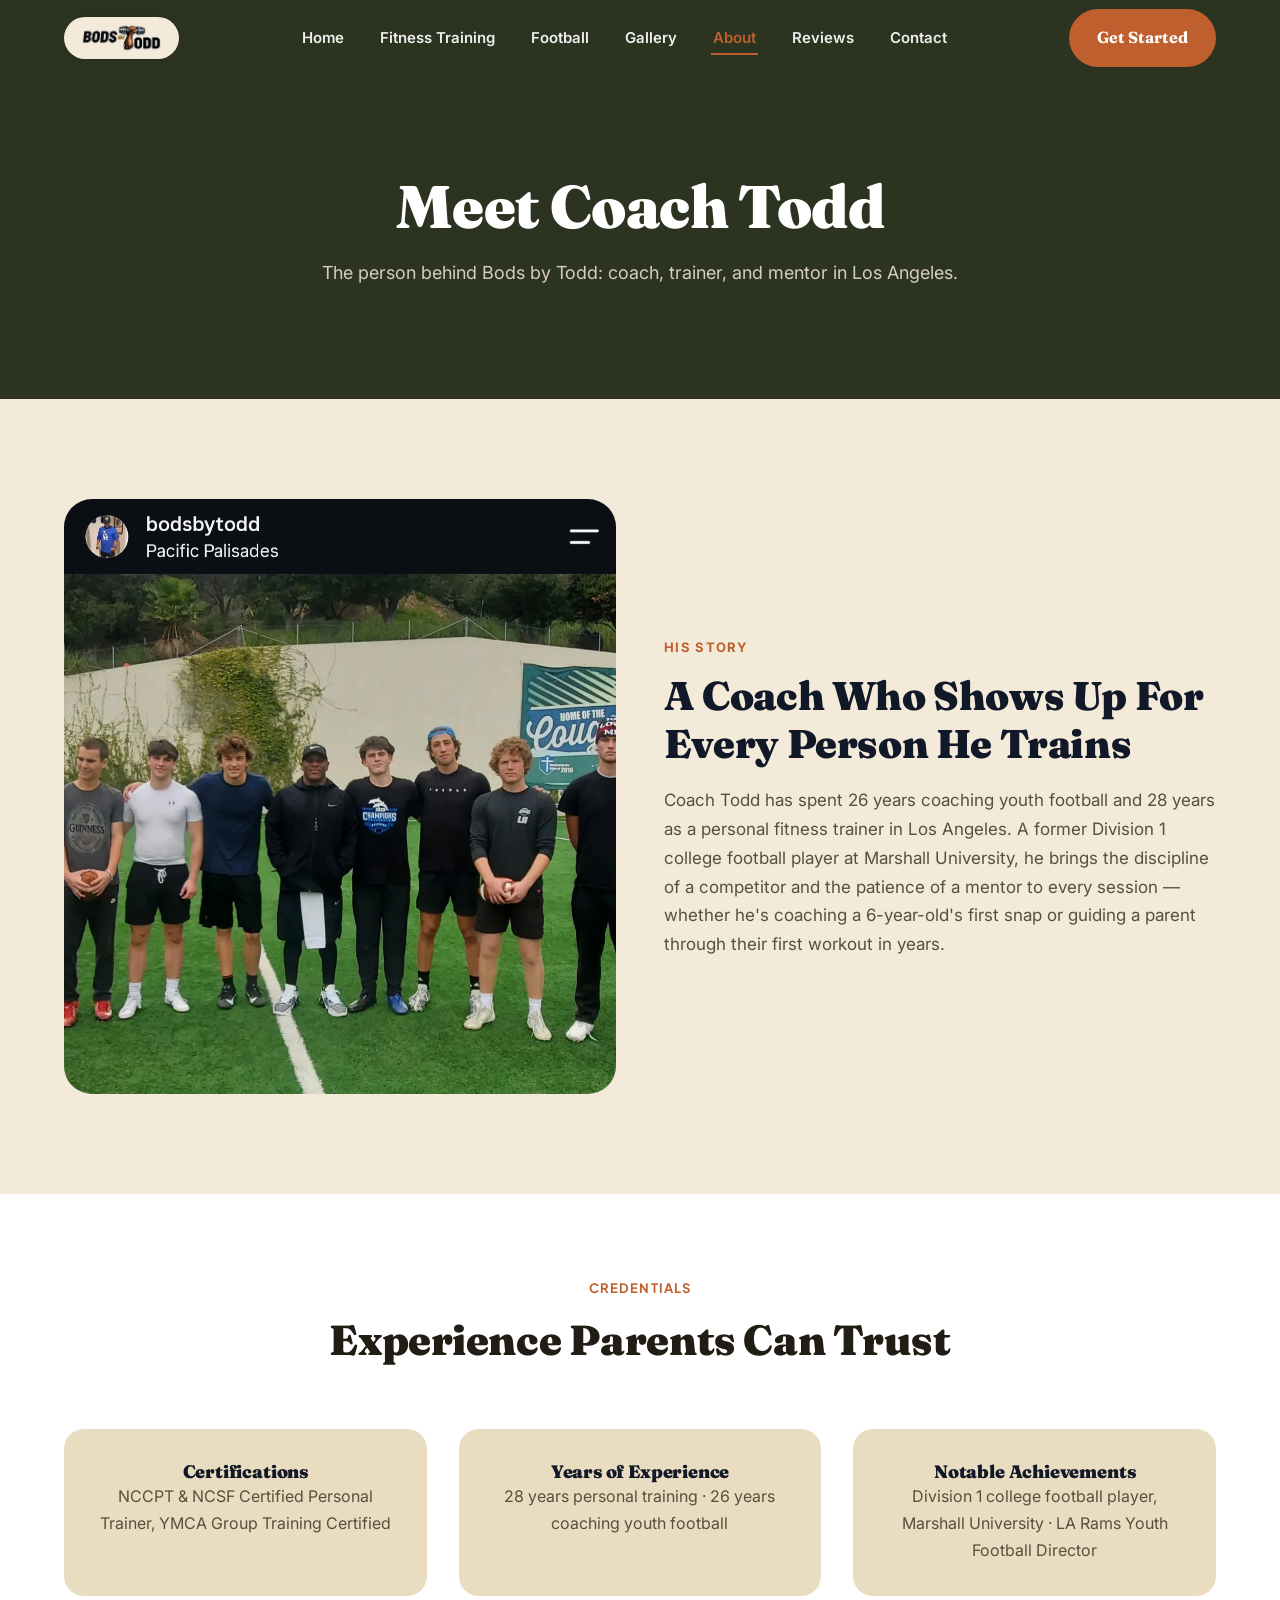
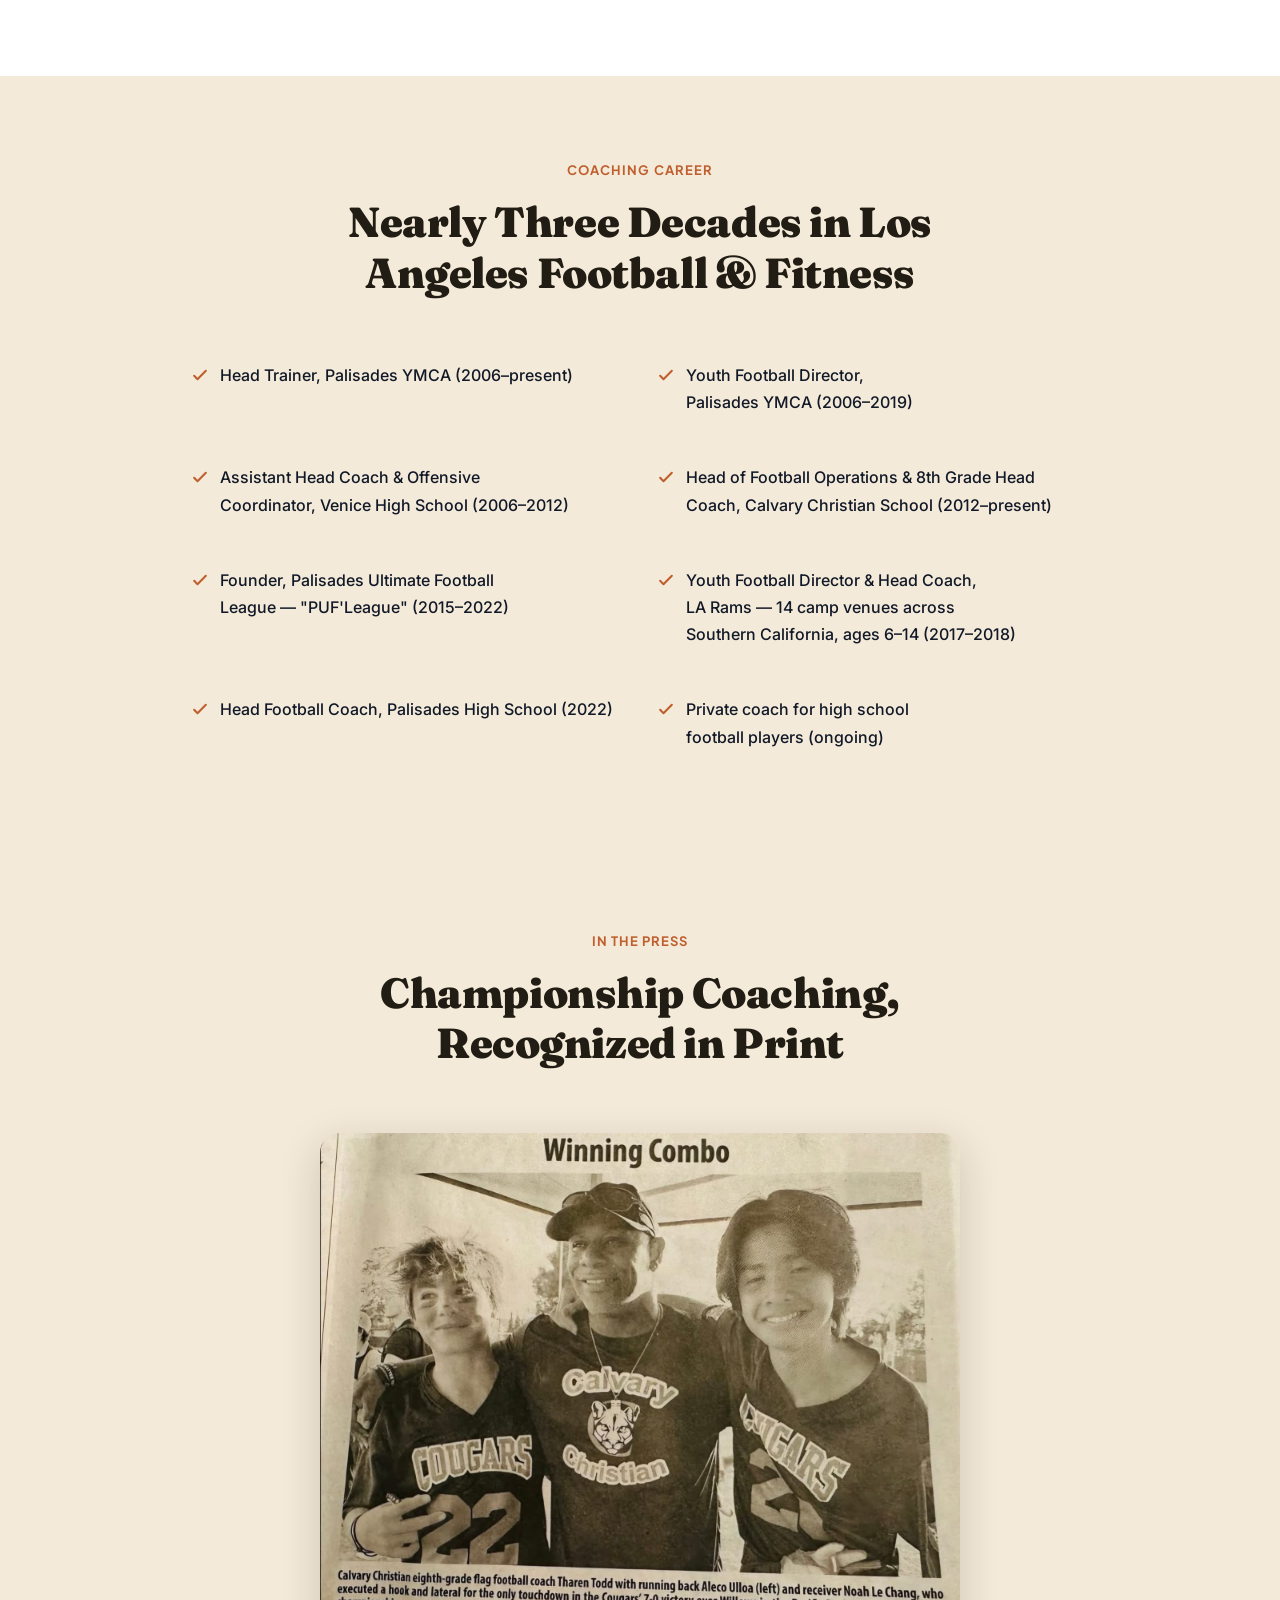
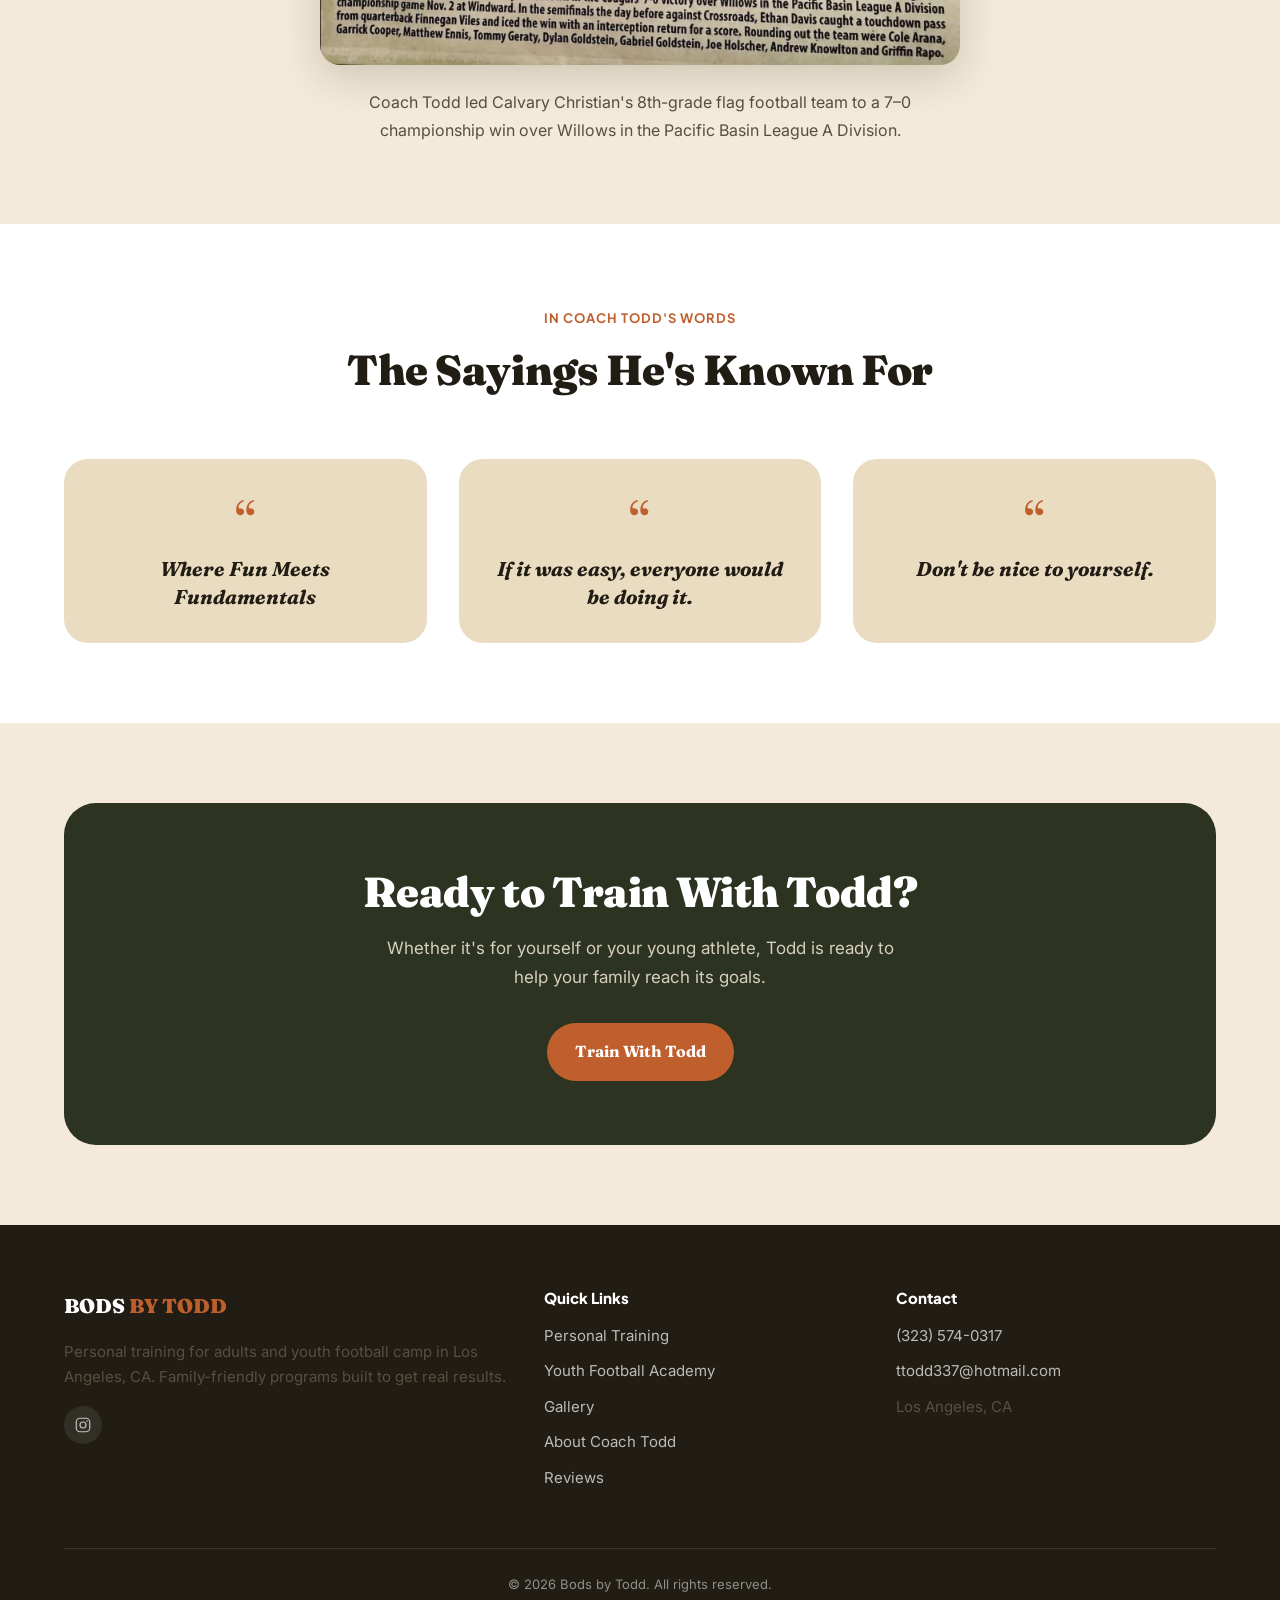
<file: public/about.html>
<!DOCTYPE html>
<html lang="en">
<head>
<meta charset="UTF-8">
<meta name="viewport" content="width=device-width, initial-scale=1.0">
<title>About Coach Todd | Bods by Todd Los Angeles</title>
<meta name="description" content="Meet Coach Todd — personal trainer and youth football coach in Los Angeles, building confidence and character in adults and young athletes alike.">

<link rel="preconnect" href="https://fonts.googleapis.com">
<link rel="preconnect" href="https://fonts.gstatic.com" crossorigin>
<link href="https://fonts.googleapis.com/css2?family=Plus+Jakarta+Sans:wght@700;800&family=Inter:wght@400;500;600&display=swap" rel="stylesheet">
<link href="https://fonts.googleapis.com/css2?family=Fraunces:opsz,wght@9..144,500;9..144,700;9..144,900&display=swap" rel="stylesheet">
<link rel="stylesheet" href="styles.css?v=5">
<link rel="stylesheet" href="organic.css?v=20">
<link rel="icon" type="image/png" sizes="32x32" href="favicon-32.png">
<link rel="icon" type="image/png" sizes="192x192" href="favicon-192.png">
<link rel="apple-touch-icon" href="apple-touch-icon.png">
</head>
<body class="organic">

<nav class="navbar">
  <div class="nav-container">
    <a href="index.html" class="nav-logo"><img src="logo-wordmark.png" alt="Bods By Todd"></a>
    <ul class="nav-links">
      <li><a href="index.html" class="nav-link">Home</a></li>
      <li><a href="training.html" class="nav-link">Fitness Training</a></li>
      <li><a href="camp.html" class="nav-link">Football</a></li>
      <li><a href="gallery.html" class="nav-link">Gallery</a></li>
      <li><a href="about.html" class="nav-link active">About</a></li>
      <li><a href="testimonials.html" class="nav-link">Reviews</a></li>
      <li><a href="contact.html" class="nav-link">Contact</a></li>
    </ul>
    <div class="nav-right">
      <a href="contact.html" class="btn btn-primary nav-cta">Get Started</a>
      <button class="hamburger" aria-label="Toggle menu" aria-expanded="false">
        <span></span><span></span><span></span>
      </button>
    </div>
  </div>
</nav>
<div class="mobile-drawer">
  <a href="index.html" class="nav-link">Home</a>
  <a href="training.html" class="nav-link">Fitness Training</a>
  <a href="camp.html" class="nav-link">Football</a>
  <a href="gallery.html" class="nav-link">Gallery</a>
  <a href="about.html" class="nav-link active">About</a>
  <a href="testimonials.html" class="nav-link">Reviews</a>
  <a href="contact.html" class="nav-link">Contact</a>
  <a href="contact.html" class="btn btn-primary" style="margin-top:16px;">Get Started</a>
</div>

<!-- ============ PAGE HERO ============ -->
<header class="page-hero">
  <div class="container">
    <h1>Meet Coach Todd</h1>
    <p>The person behind Bods by Todd: coach, trainer, and mentor in Los Angeles.</p>
  </div>
</header>

<!-- ============ BIO ============ -->
<section class="organic-split">
  <div class="container split">
    <div class="fade-up split-photo">
      <img src="assets/photos/working.jpeg" alt="Coach Todd working with young athletes">
    </div>
    <div class="fade-up">
      <span class="section-eyebrow-organic">His Story</span>
      <h2>A Coach Who Shows Up For Every Person He Trains</h2>
      <p class="mt-2" style="font-size:17px;">Coach Todd has spent 26 years coaching youth football and 28 years as a personal fitness trainer in Los Angeles. A former Division 1 college football player at Marshall University, he brings the discipline of a competitor and the patience of a mentor to every session — whether he's coaching a 6-year-old's first snap or guiding a parent through their first workout in years.</p>
    </div>
  </div>
</section>

<!-- ============ CREDENTIALS ============ -->
<section class="bg-surface">
  <div class="container">
    <div class="section-header fade-up">
      <span class="section-eyebrow">Credentials</span>
      <h2 class="section-title">Experience Parents Can Trust</h2>
    </div>
    <div class="grid-3 stagger">
      <div class="card text-center">
        <h3 style="font-size:18px;">Certifications</h3>
        <p>NCCPT &amp; NCSF Certified Personal Trainer, YMCA Group Training Certified</p>
      </div>
      <div class="card text-center">
        <h3 style="font-size:18px;">Years of Experience</h3>
        <p>28 years personal training &middot; 26 years coaching youth football</p>
      </div>
      <div class="card text-center">
        <h3 style="font-size:18px;">Notable Achievements</h3>
        <p>Division 1 college football player, Marshall University &middot; LA Rams Youth Football Director</p>
      </div>
    </div>
  </div>
</section>

<!-- ============ COACHING CAREER ============ -->
<section>
  <div class="container">
    <div class="section-header fade-up">
      <span class="section-eyebrow">Coaching Career</span>
      <h2 class="section-title">Nearly Three Decades in Los Angeles Football &amp; Fitness</h2>
    </div>
    <ul class="check-list grid-2 stagger" style="max-width:900px; margin:0 auto;">
      <li><svg width="20" height="20" viewBox="0 0 24 24" fill="none"><path d="M5 13l4 4L19 7" stroke="currentColor" stroke-width="2.5" stroke-linecap="round" stroke-linejoin="round"/></svg> Head Trainer, Palisades YMCA (2006&ndash;present)</li>
      <li><svg width="20" height="20" viewBox="0 0 24 24" fill="none"><path d="M5 13l4 4L19 7" stroke="currentColor" stroke-width="2.5" stroke-linecap="round" stroke-linejoin="round"/></svg> Youth Football Director, Palisades YMCA (2006&ndash;2019)</li>
      <li><svg width="20" height="20" viewBox="0 0 24 24" fill="none"><path d="M5 13l4 4L19 7" stroke="currentColor" stroke-width="2.5" stroke-linecap="round" stroke-linejoin="round"/></svg> Assistant Head Coach &amp; Offensive Coordinator, Venice High School (2006&ndash;2012)</li>
      <li><svg width="20" height="20" viewBox="0 0 24 24" fill="none"><path d="M5 13l4 4L19 7" stroke="currentColor" stroke-width="2.5" stroke-linecap="round" stroke-linejoin="round"/></svg> Head of Football Operations &amp; 8th Grade Head Coach, Calvary Christian School (2012&ndash;present)</li>
      <li><svg width="20" height="20" viewBox="0 0 24 24" fill="none"><path d="M5 13l4 4L19 7" stroke="currentColor" stroke-width="2.5" stroke-linecap="round" stroke-linejoin="round"/></svg> Founder, Palisades Ultimate Football League &mdash; "PUF'League" (2015&ndash;2022)</li>
      <li><svg width="20" height="20" viewBox="0 0 24 24" fill="none"><path d="M5 13l4 4L19 7" stroke="currentColor" stroke-width="2.5" stroke-linecap="round" stroke-linejoin="round"/></svg> Youth Football Director &amp; Head Coach, LA Rams &mdash; 14 camp venues across Southern California, ages 6&ndash;14 (2017&ndash;2018)</li>
      <li><svg width="20" height="20" viewBox="0 0 24 24" fill="none"><path d="M5 13l4 4L19 7" stroke="currentColor" stroke-width="2.5" stroke-linecap="round" stroke-linejoin="round"/></svg> Head Football Coach, Palisades High School (2022)</li>
      <li><svg width="20" height="20" viewBox="0 0 24 24" fill="none"><path d="M5 13l4 4L19 7" stroke="currentColor" stroke-width="2.5" stroke-linecap="round" stroke-linejoin="round"/></svg> Private coach for high school football players (ongoing)</li>
    </ul>
  </div>
</section>

<!-- ============ IN THE PRESS ============ -->
<section>
  <div class="container">
    <div class="section-header fade-up">
      <span class="section-eyebrow">In the Press</span>
      <h2 class="section-title">Championship Coaching, Recognized in Print</h2>
    </div>
    <div class="press-clip fade-up" style="max-width:640px; margin:0 auto;">
      <img src="assets/photos/winningcombo.jpeg" alt="Newspaper clipping titled Winning Combo: Calvary Christian eighth-grade flag football coach Tharen Todd with players Aleco Ulloa and Noah Le Chang after their Pacific Basin League A Division championship win">
    </div>
    <p class="text-center mt-3" style="max-width:640px; margin-left:auto; margin-right:auto;">Coach Todd led Calvary Christian's 8th-grade flag football team to a 7&ndash;0 championship win over Willows in the Pacific Basin League A Division.</p>
  </div>
</section>

<!-- ============ MOTTO / COACH TODD IN HIS OWN WORDS ============ -->
<section class="bg-surface">
  <div class="container">
    <div class="section-header fade-up">
      <span class="section-eyebrow">In Coach Todd's Words</span>
      <h2 class="section-title">The Sayings He's Known For</h2>
    </div>
    <div class="grid-3 stagger">
      <div class="pull-quote">
        <span class="pull-quote-mark">&ldquo;</span>
        <p>Where Fun Meets Fundamentals</p>
      </div>
      <div class="pull-quote">
        <span class="pull-quote-mark">&ldquo;</span>
        <p>If it was easy, everyone would be doing it.</p>
      </div>
      <div class="pull-quote">
        <span class="pull-quote-mark">&ldquo;</span>
        <p>Don't be nice to yourself.</p>
      </div>
    </div>
  </div>
</section>

<!-- ============ CTA ============ -->
<section>
  <div class="container">
    <div class="cta-banner fade-up">
      <h2>Ready to Train With Todd?</h2>
      <p>Whether it's for yourself or your young athlete, Todd is ready to help your family reach its goals.</p>
      <a href="contact.html" class="btn btn-primary">Train With Todd</a>
    </div>
  </div>
</section>

<footer class="site-footer">
  <div class="container">
    <div class="footer-grid">
      <div class="footer-col">
        <div class="footer-logo">BODS <span>BY TODD</span></div>
        <p>Personal training for adults and youth football camp in Los Angeles, CA. Family-friendly programs built to get real results.</p>
        <div class="footer-social">
          <a href="https://www.instagram.com/bodsbytodd/" target="_blank" rel="noopener" aria-label="Instagram">
            <svg width="18" height="18" viewBox="0 0 24 24" fill="none"><rect x="3" y="3" width="18" height="18" rx="5" stroke="currentColor" stroke-width="1.6"/><circle cx="12" cy="12" r="4" stroke="currentColor" stroke-width="1.6"/><circle cx="17.5" cy="6.5" r="1" fill="currentColor"/></svg>
          </a>
        </div>
      </div>
      <div class="footer-col">
        <h4>Quick Links</h4>
        <a href="training.html">Personal Training</a>
        <a href="camp.html">Youth Football Academy</a>
        <a href="gallery.html">Gallery</a>
        <a href="about.html">About Coach Todd</a>
        <a href="testimonials.html">Reviews</a>
      </div>
      <div class="footer-col">
        <h4>Contact</h4>
        <a href="tel:3235740317">(323) 574-0317</a>
        <a href="mailto:ttodd337@hotmail.com">ttodd337@hotmail.com</a>
        <p>Los Angeles, CA</p>
      </div>
    </div>
    <div class="footer-bottom">&copy; 2026 Bods by Todd. All rights reserved.</div>
  </div>
</footer>

<script src="main.js?v=3"></script>
</body>
</html>
</file>
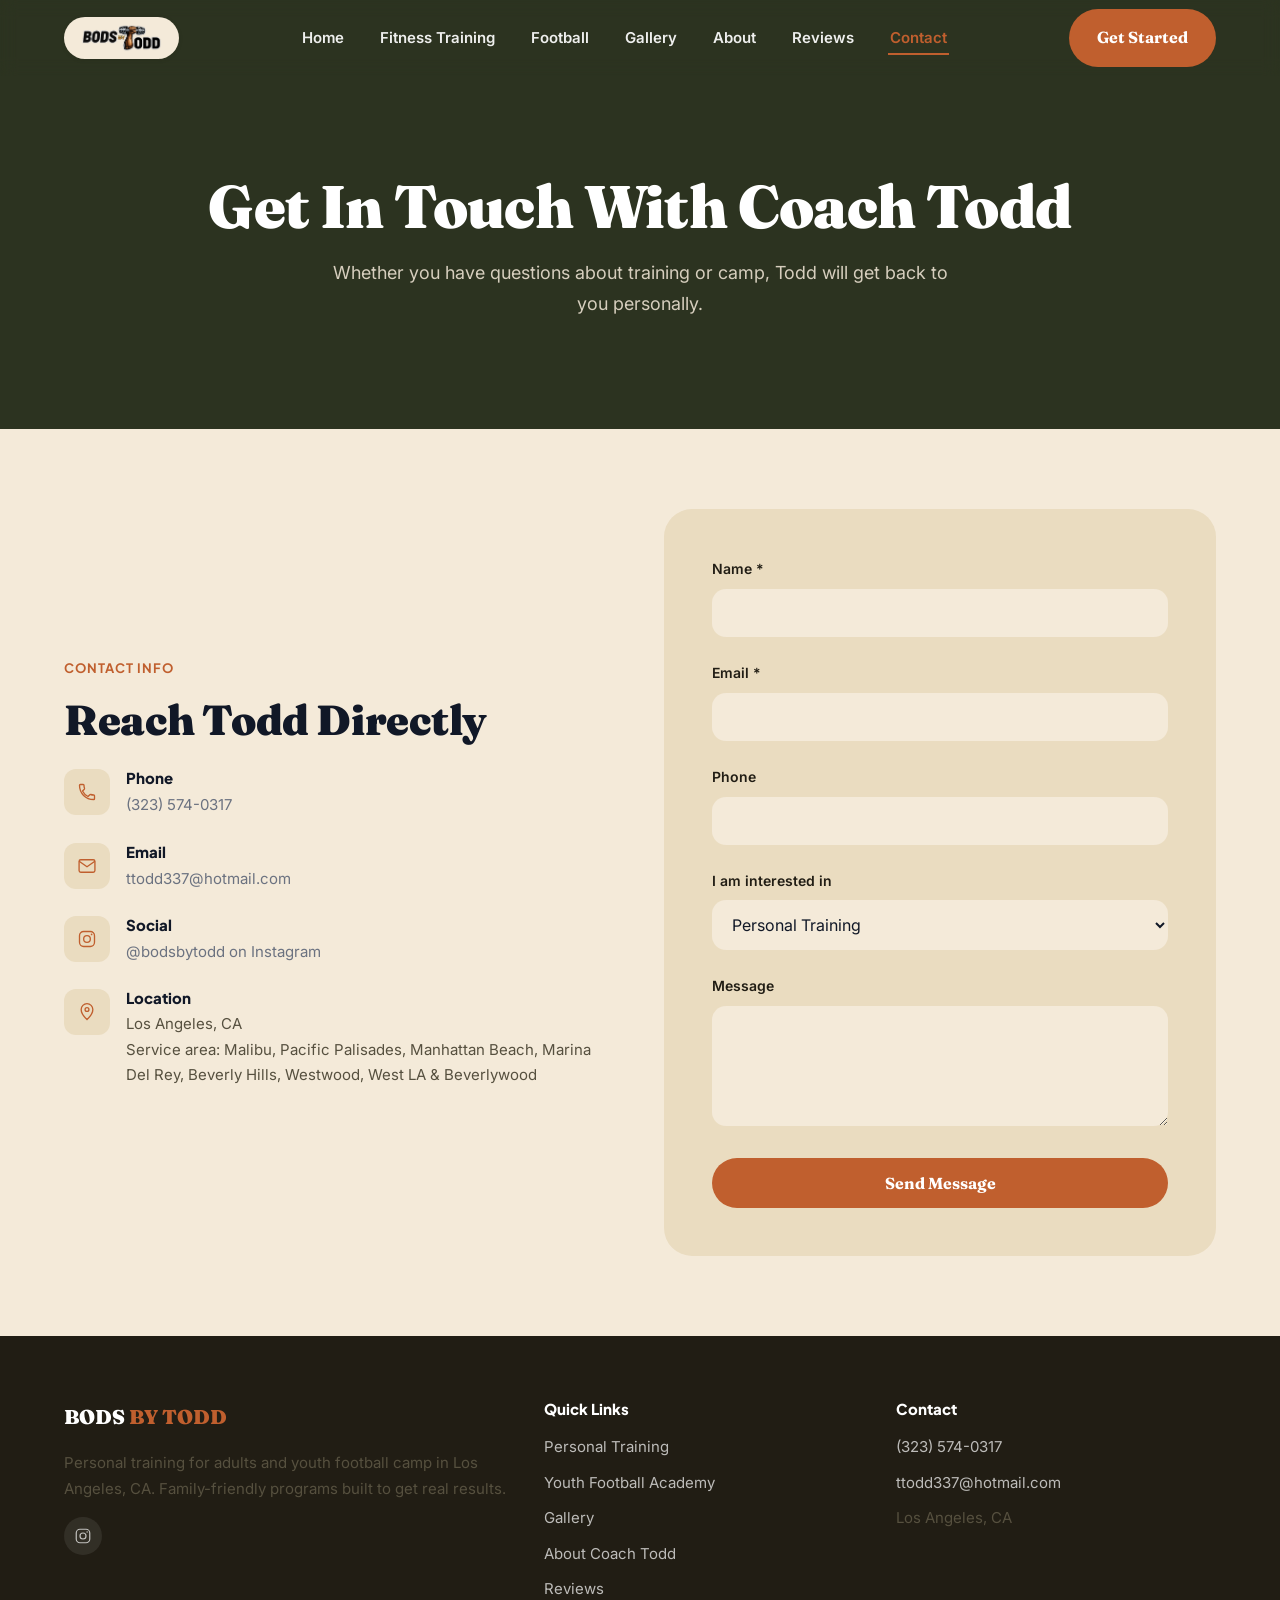
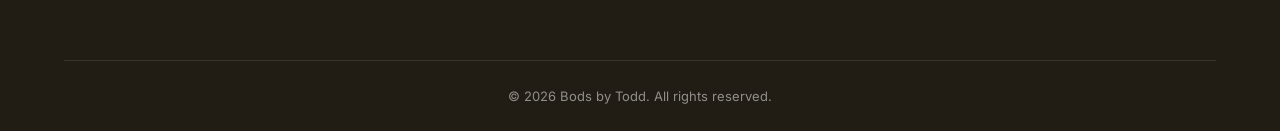
<file: public/contact.html>
<!DOCTYPE html>
<html lang="en">
<head>
<meta charset="UTF-8">
<meta name="viewport" content="width=device-width, initial-scale=1.0">
<title>Contact Coach Todd | Bods by Todd Los Angeles</title>
<meta name="description" content="Contact Coach Todd for personal training or youth football camp in Los Angeles. Todd typically responds within 24 hours.">

<link rel="preconnect" href="https://fonts.googleapis.com">
<link rel="preconnect" href="https://fonts.gstatic.com" crossorigin>
<link href="https://fonts.googleapis.com/css2?family=Plus+Jakarta+Sans:wght@700;800&family=Inter:wght@400;500;600&display=swap" rel="stylesheet">
<link href="https://fonts.googleapis.com/css2?family=Fraunces:opsz,wght@9..144,500;9..144,700;9..144,900&display=swap" rel="stylesheet">
<link rel="stylesheet" href="styles.css?v=5">
<link rel="stylesheet" href="organic.css?v=20">
<link rel="icon" type="image/png" sizes="32x32" href="favicon-32.png">
<link rel="icon" type="image/png" sizes="192x192" href="favicon-192.png">
<link rel="apple-touch-icon" href="apple-touch-icon.png">
</head>
<body class="organic">

<nav class="navbar">
  <div class="nav-container">
    <a href="index.html" class="nav-logo"><img src="logo-wordmark.png" alt="Bods By Todd"></a>
    <ul class="nav-links">
      <li><a href="index.html" class="nav-link">Home</a></li>
      <li><a href="training.html" class="nav-link">Fitness Training</a></li>
      <li><a href="camp.html" class="nav-link">Football</a></li>
      <li><a href="gallery.html" class="nav-link">Gallery</a></li>
      <li><a href="about.html" class="nav-link">About</a></li>
      <li><a href="testimonials.html" class="nav-link">Reviews</a></li>
      <li><a href="contact.html" class="nav-link active">Contact</a></li>
    </ul>
    <div class="nav-right">
      <a href="contact.html" class="btn btn-primary nav-cta">Get Started</a>
      <button class="hamburger" aria-label="Toggle menu" aria-expanded="false">
        <span></span><span></span><span></span>
      </button>
    </div>
  </div>
</nav>
<div class="mobile-drawer">
  <a href="index.html" class="nav-link">Home</a>
  <a href="training.html" class="nav-link">Fitness Training</a>
  <a href="camp.html" class="nav-link">Football</a>
  <a href="gallery.html" class="nav-link">Gallery</a>
  <a href="about.html" class="nav-link">About</a>
  <a href="testimonials.html" class="nav-link">Reviews</a>
  <a href="contact.html" class="nav-link active">Contact</a>
  <a href="contact.html" class="btn btn-primary" style="margin-top:16px;">Get Started</a>
</div>

<!-- ============ PAGE HERO ============ -->
<header class="page-hero">
  <div class="container">
    <h1>Get In Touch With Coach Todd</h1>
    <p>Whether you have questions about training or camp, Todd will get back to you personally.</p>
  </div>
</header>

<!-- ============ CONTACT INFO + FORM ============ -->
<section>
  <div class="container split">
    <div class="fade-up">
      <span class="section-eyebrow">Contact Info</span>
      <h2 class="mb-0" style="margin-bottom:24px;">Reach Todd Directly</h2>

      <div class="contact-info-item">
        <div class="contact-info-icon">
          <svg width="20" height="20" viewBox="0 0 24 24" fill="none"><path d="M6.6 10.8c1.4 2.8 3.8 5.2 6.6 6.6l2.2-2.2c.3-.3.7-.4 1-.2 1.1.4 2.3.6 3.6.6.6 0 1 .4 1 1V20c0 .6-.4 1-1 1C10.4 21 3 13.6 3 4c0-.6.4-1 1-1h3.4c.6 0 1 .4 1 1 0 1.3.2 2.5.6 3.6.1.3 0 .7-.2 1L6.6 10.8z" stroke="currentColor" stroke-width="1.6" stroke-linejoin="round"/></svg>
        </div>
        <div>
          <h4>Phone</h4>
          <a href="tel:3235740317">(323) 574-0317</a>
        </div>
      </div>

      <div class="contact-info-item">
        <div class="contact-info-icon">
          <svg width="20" height="20" viewBox="0 0 24 24" fill="none"><rect x="2.5" y="4.5" width="19" height="15" rx="2" stroke="currentColor" stroke-width="1.6"/><path d="M3 6.5l9 6.5 9-6.5" stroke="currentColor" stroke-width="1.6" stroke-linecap="round" stroke-linejoin="round"/></svg>
        </div>
        <div>
          <h4>Email</h4>
          <a href="mailto:ttodd337@hotmail.com">ttodd337@hotmail.com</a>
        </div>
      </div>

      <div class="contact-info-item">
        <div class="contact-info-icon">
          <svg width="20" height="20" viewBox="0 0 24 24" fill="none"><rect x="3" y="3" width="18" height="18" rx="5" stroke="currentColor" stroke-width="1.6"/><circle cx="12" cy="12" r="4" stroke="currentColor" stroke-width="1.6"/><circle cx="17.5" cy="6.5" r="1" fill="currentColor"/></svg>
        </div>
        <div>
          <h4>Social</h4>
          <a href="https://www.instagram.com/bodsbytodd/" target="_blank" rel="noopener">@bodsbytodd on Instagram</a>
        </div>
      </div>

      <div class="contact-info-item">
        <div class="contact-info-icon">
          <svg width="20" height="20" viewBox="0 0 24 24" fill="none"><path d="M12 21s7-6.5 7-12a7 7 0 10-14 0c0 5.5 7 12 7 12z" stroke="currentColor" stroke-width="1.6"/><circle cx="12" cy="9" r="2.3" stroke="currentColor" stroke-width="1.6"/></svg>
        </div>
        <div>
          <h4>Location</h4>
          <p>Los Angeles, CA</p>
          <p>Service area: Malibu, Pacific Palisades, Manhattan Beach, Marina Del Rey, Beverly Hills, Westwood, West LA &amp; Beverlywood</p>
        </div>
      </div>


    </div>

    <div class="fade-up">
      <form class="contact-form" id="contact-form">
        <div class="form-group">
          <label for="name">Name *</label>
          <input type="text" id="name" name="name" required>
        </div>
        <div class="form-group">
          <label for="email">Email *</label>
          <input type="email" id="email" name="email" required>
        </div>
        <div class="form-group">
          <label for="phone">Phone</label>
          <input type="tel" id="phone" name="phone">
        </div>
        <div class="form-group">
          <label for="interest">I am interested in</label>
          <select id="interest" name="interest">
            <option value="Personal Training">Personal Training</option>
            <option value="Football Academy">Youth Football Academy</option>
            <option value="Both">Both</option>
          </select>
        </div>
        <div class="form-group">
          <label for="message">Message</label>
          <textarea id="message" name="message"></textarea>
        </div>
        <button type="submit" class="btn btn-primary btn-block">Send Message</button>
        <p class="form-status" id="form-status"></p>
      </form>
    </div>
  </div>
</section>

<!-- ============ FAQ ============ 
<section class="bg-surface">
  <div class="container">
    <div class="section-header fade-up">
      <span class="section-eyebrow">FAQ</span>
      <h2 class="section-title">Training FAQ</h2>
    </div>
    <div class="faq-list fade-up">
      <div class="faq-item">
        <button class="faq-question">How often should I train?
          <svg class="faq-icon" width="24" height="24" viewBox="0 0 24 24" fill="none"><path d="M12 5v14M5 12h14" stroke="currentColor" stroke-width="2" stroke-linecap="round"/></svg>
        </button>
        <div class="faq-answer"><p>It depends on your goals, but most clients see the best results training 2-3 times per week. Todd will recommend a schedule based on your fitness level and availability.</p></div>
      </div>
      <div class="faq-item">
        <button class="faq-question">Do I need gym experience?
          <svg class="faq-icon" width="24" height="24" viewBox="0 0 24 24" fill="none"><path d="M12 5v14M5 12h14" stroke="currentColor" stroke-width="2" stroke-linecap="round"/></svg>
        </button>
        <div class="faq-answer"><p>Not at all. Programs are built for every level, from complete beginners to experienced athletes. Todd meets you where you are.</p></div>
      </div>
      <div class="faq-item">
        <button class="faq-question">What ages do you coach?
          <svg class="faq-icon" width="24" height="24" viewBox="0 0 24 24" fill="none"><path d="M12 5v14M5 12h14" stroke="currentColor" stroke-width="2" stroke-linecap="round"/></svg>
        </button>
        <div class="faq-answer"><p>Todd trains adults of all ages for personal training, and coaches young athletes through the Youth Football Academy. See the <a href="camp.html">Youth Football Academy page</a> for age ranges.</p></div>
      </div>
      <div class="faq-item">
        <button class="faq-question">Do parents stay during camp?
          <svg class="faq-icon" width="24" height="24" viewBox="0 0 24 24" fill="none"><path d="M12 5v14M5 12h14" stroke="currentColor" stroke-width="2" stroke-linecap="round"/></svg>
        </button>
        <div class="faq-answer"><p>Parents are always welcome to stay and watch. Many parents choose to drop off, but there's no requirement either way — whatever makes you and your athlete comfortable.</p></div>
      </div>
      <div class="faq-item">
        <button class="faq-question">What equipment is needed?
          <svg class="faq-icon" width="24" height="24" viewBox="0 0 24 24" fill="none"><path d="M12 5v14M5 12h14" stroke="currentColor" stroke-width="2" stroke-linecap="round"/></svg>
        </button>
        <div class="faq-answer"><p>For personal training, just comfortable workout clothes and shoes. For football camp, athletes should bring cleats, water, and weather-appropriate gear — full details are shared upon registration.</p></div>
      </div>
      <div class="faq-item">
        <button class="faq-question">Where are sessions held?
          <svg class="faq-icon" width="24" height="24" viewBox="0 0 24 24" fill="none"><path d="M12 5v14M5 12h14" stroke="currentColor" stroke-width="2" stroke-linecap="round"/></svg>
        </button>
        <div class="faq-answer"><p>Sessions are held at locations around Los Angeles, CA. Reach out and Todd will confirm the closest option for you.</p></div>
      </div>
      <div class="faq-item">
        <button class="faq-question">Can siblings join?
          <svg class="faq-icon" width="24" height="24" viewBox="0 0 24 24" fill="none"><path d="M12 5v14M5 12h14" stroke="currentColor" stroke-width="2" stroke-linecap="round"/></svg>
        </button>
        <div class="faq-answer"><p>Yes — siblings within the camp age range are welcome to join together. Contact Todd for group or family scheduling.</p></div>
      </div>
    </div>
  </div>
</section>
-->

<footer class="site-footer">
  <div class="container">
    <div class="footer-grid">
      <div class="footer-col">
        <div class="footer-logo">BODS <span>BY TODD</span></div>
        <p>Personal training for adults and youth football camp in Los Angeles, CA. Family-friendly programs built to get real results.</p>
        <div class="footer-social">
          <a href="https://www.instagram.com/bodsbytodd/" target="_blank" rel="noopener" aria-label="Instagram">
            <svg width="18" height="18" viewBox="0 0 24 24" fill="none"><rect x="3" y="3" width="18" height="18" rx="5" stroke="currentColor" stroke-width="1.6"/><circle cx="12" cy="12" r="4" stroke="currentColor" stroke-width="1.6"/><circle cx="17.5" cy="6.5" r="1" fill="currentColor"/></svg>
          </a>
        </div>
      </div>
      <div class="footer-col">
        <h4>Quick Links</h4>
        <a href="training.html">Personal Training</a>
        <a href="camp.html">Youth Football Academy</a>
        <a href="gallery.html">Gallery</a>
        <a href="about.html">About Coach Todd</a>
        <a href="testimonials.html">Reviews</a>
      </div>
      <div class="footer-col">
        <h4>Contact</h4>
        <a href="tel:3235740317">(323) 574-0317</a>
        <a href="mailto:ttodd337@hotmail.com">ttodd337@hotmail.com</a>
        <p>Los Angeles, CA</p>
      </div>
    </div>
    <div class="footer-bottom">&copy; 2026 Bods by Todd. All rights reserved.</div>
  </div>
</footer>

<script src="main.js?v=3"></script>
</body>
</html>
</file>
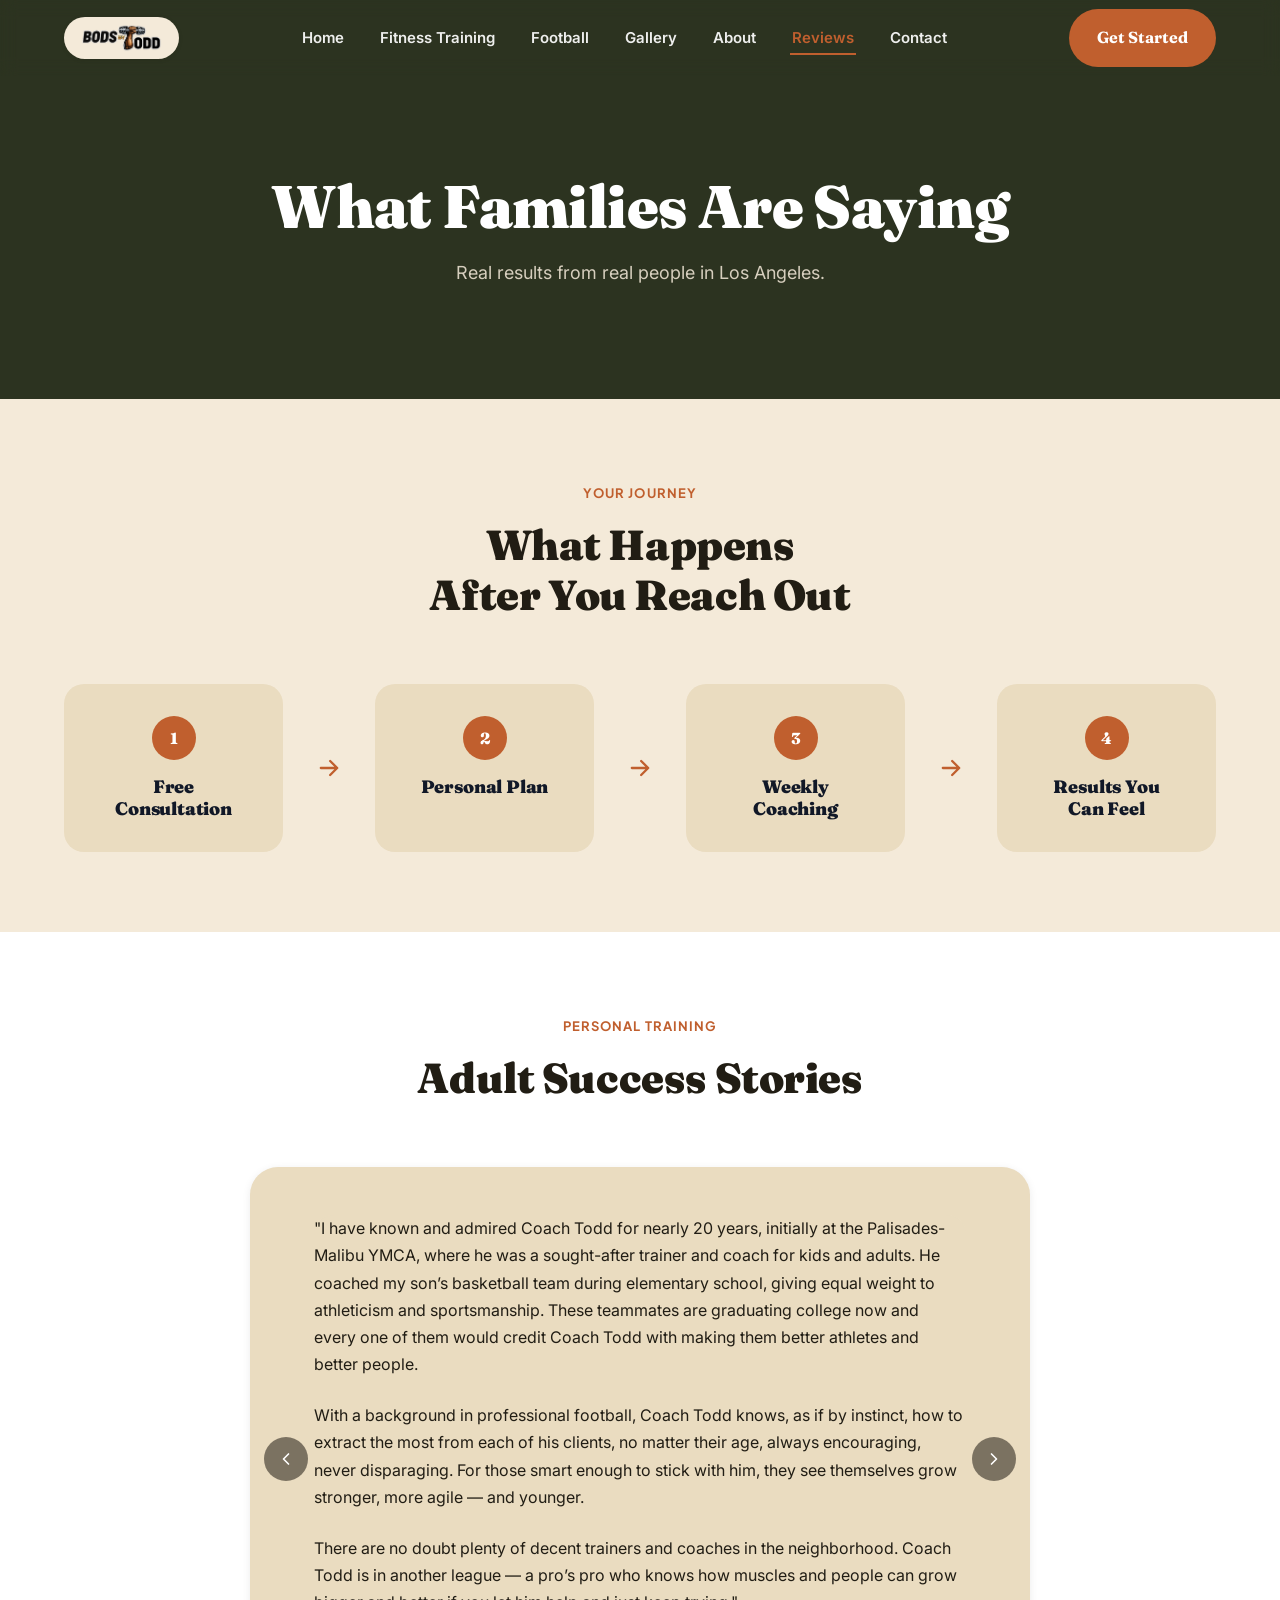
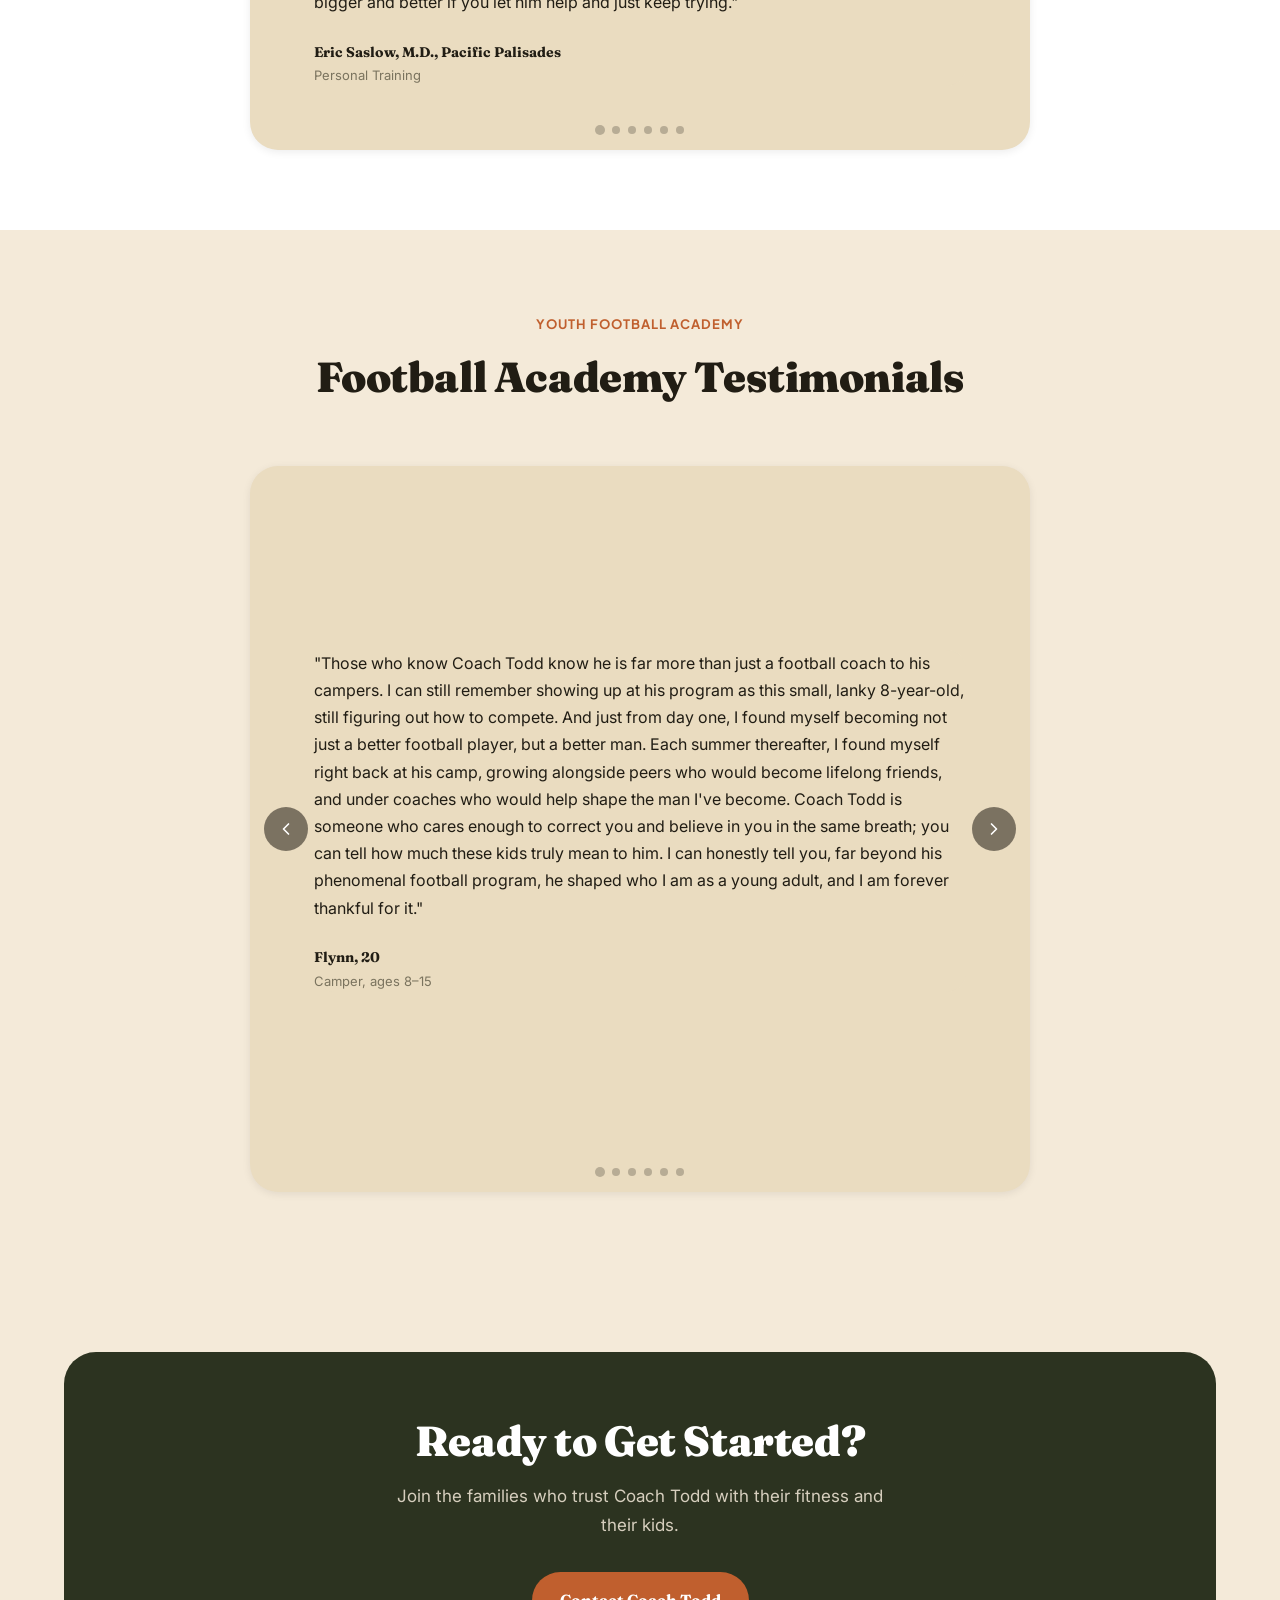
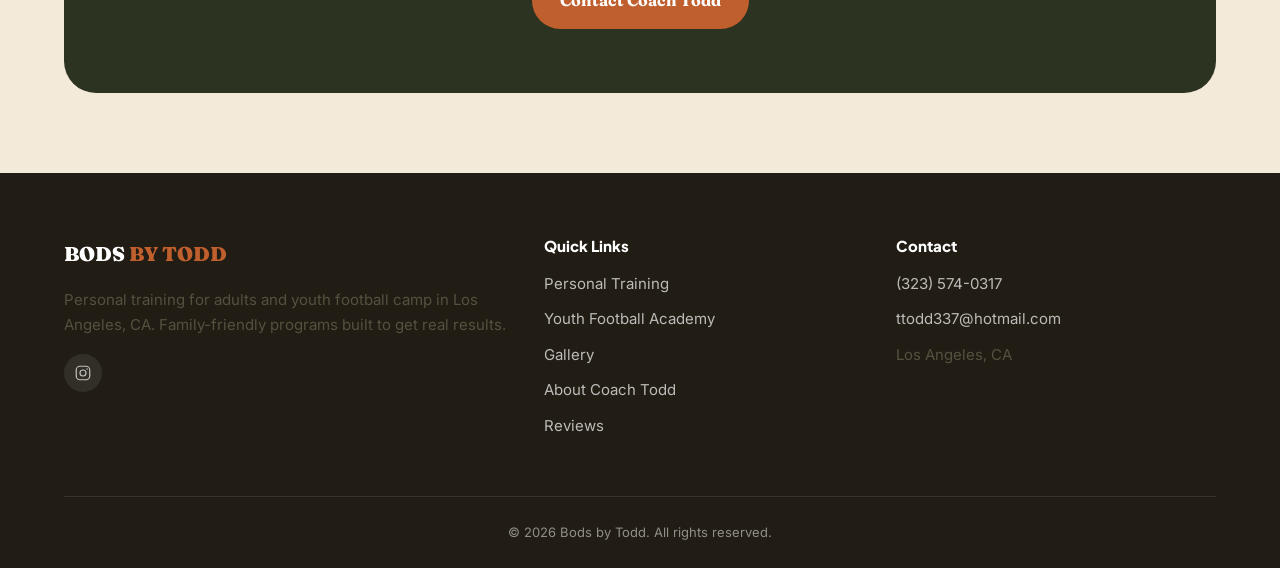
<file: public/testimonials.html>
<!DOCTYPE html>
<html lang="en">
<head>
<meta charset="UTF-8">
<meta name="viewport" content="width=device-width, initial-scale=1.0">
<title>Reviews | Bods by Todd Los Angeles</title>
<meta name="description" content="Real results from real people in Los Angeles. Read what parents and adult clients are saying about training with Coach Todd.">

<link rel="preconnect" href="https://fonts.googleapis.com">
<link rel="preconnect" href="https://fonts.gstatic.com" crossorigin>
<link href="https://fonts.googleapis.com/css2?family=Plus+Jakarta+Sans:wght@700;800&family=Inter:wght@400;500;600&display=swap" rel="stylesheet">
<link href="https://fonts.googleapis.com/css2?family=Fraunces:opsz,wght@9..144,500;9..144,700;9..144,900&display=swap" rel="stylesheet">
<link rel="stylesheet" href="styles.css?v=5">
<link rel="stylesheet" href="organic.css?v=20">
<link rel="icon" type="image/png" sizes="32x32" href="favicon-32.png">
<link rel="icon" type="image/png" sizes="192x192" href="favicon-192.png">
<link rel="apple-touch-icon" href="apple-touch-icon.png">
</head>
<body class="organic">

<nav class="navbar">
  <div class="nav-container">
    <a href="index.html" class="nav-logo"><img src="logo-wordmark.png" alt="Bods By Todd"></a>
    <ul class="nav-links">
      <li><a href="index.html" class="nav-link">Home</a></li>
      <li><a href="training.html" class="nav-link">Fitness Training</a></li>
      <li><a href="camp.html" class="nav-link">Football</a></li>
      <li><a href="gallery.html" class="nav-link">Gallery</a></li>
      <li><a href="about.html" class="nav-link">About</a></li>
      <li><a href="testimonials.html" class="nav-link active">Reviews</a></li>
      <li><a href="contact.html" class="nav-link">Contact</a></li>
    </ul>
    <div class="nav-right">
      <a href="contact.html" class="btn btn-primary nav-cta">Get Started</a>
      <button class="hamburger" aria-label="Toggle menu" aria-expanded="false">
        <span></span><span></span><span></span>
      </button>
    </div>
  </div>
</nav>
<div class="mobile-drawer">
  <a href="index.html" class="nav-link">Home</a>
  <a href="training.html" class="nav-link">Fitness Training</a>
  <a href="camp.html" class="nav-link">Football</a>
  <a href="gallery.html" class="nav-link">Gallery</a>
  <a href="about.html" class="nav-link">About</a>
  <a href="testimonials.html" class="nav-link active">Reviews</a>
  <a href="contact.html" class="nav-link">Contact</a>
  <a href="contact.html" class="btn btn-primary" style="margin-top:16px;">Get Started</a>
</div>

<!-- ============ PAGE HERO ============ -->
<header class="page-hero">
  <div class="container">
    <h1>What Families Are Saying</h1>
    <p>Real results from real people in Los Angeles.</p>
  </div>
</header>

<!-- ============ YOUR JOURNEY ============ -->
<section>
  <div class="container">
    <div class="section-header fade-up">
      <span class="section-eyebrow">Your Journey</span>
      <h2 class="section-title">What Happens After You Reach Out</h2>
    </div>
    <div class="journey-steps stagger">
      <div class="journey-step">
        <div class="journey-step-number">1</div>
        <h3 style="font-size:18px;">Free Consultation</h3>
      </div>
      <div class="journey-arrow">
        <svg width="28" height="28" viewBox="0 0 24 24" fill="none"><path d="M5 12h14M13 6l6 6-6 6" stroke="currentColor" stroke-width="2" stroke-linecap="round" stroke-linejoin="round"/></svg>
      </div>
      <div class="journey-step">
        <div class="journey-step-number">2</div>
        <h3 style="font-size:18px;">Personal Plan</h3>
      </div>
      <div class="journey-arrow">
        <svg width="28" height="28" viewBox="0 0 24 24" fill="none"><path d="M5 12h14M13 6l6 6-6 6" stroke="currentColor" stroke-width="2" stroke-linecap="round" stroke-linejoin="round"/></svg>
      </div>
      <div class="journey-step">
        <div class="journey-step-number">3</div>
        <h3 style="font-size:18px;">Weekly Coaching</h3>
      </div>
      <div class="journey-arrow">
        <svg width="28" height="28" viewBox="0 0 24 24" fill="none"><path d="M5 12h14M13 6l6 6-6 6" stroke="currentColor" stroke-width="2" stroke-linecap="round" stroke-linejoin="round"/></svg>
      </div>
      <div class="journey-step">
        <div class="journey-step-number">4</div>
        <h3 style="font-size:18px;">Results You Can Feel</h3>
      </div>
    </div>
  </div>
</section>

<!-- ============ ADULT SUCCESS STORIES ============ -->
<section class="bg-surface">
  <div class="container">
    <div class="section-header fade-up">
      <span class="section-eyebrow">Personal Training</span>
      <h2 class="section-title">Adult Success Stories</h2>
    </div>
    <div class="gallery-slider testimonial-slider fade-up">
      <div class="gallery-track">
        <div class="gallery-slide">
          <div class="testimonial-card">
            <p class="testimonial-quote">"I have known and admired Coach Todd for nearly 20 years, initially at the Palisades-Malibu YMCA, where he was a sought-after trainer and coach for kids and adults. He coached my son&rsquo;s basketball team during elementary school, giving equal weight to athleticism and sportsmanship. These teammates are graduating college now and every one of them would credit Coach Todd with making them better athletes and better people.</p>
            <p class="testimonial-quote">With a background in professional football, Coach Todd knows, as if by instinct, how to extract the most from each of his clients, no matter their age, always encouraging, never disparaging. For those smart enough to stick with him, they see themselves grow stronger, more agile &mdash; and younger.</p>
            <p class="testimonial-quote">There are no doubt plenty of decent trainers and coaches in the neighborhood. Coach Todd is in another league &mdash; a pro&rsquo;s pro who knows how muscles and people can grow bigger and better if you let him help and just keep trying."</p>
            <div class="testimonial-author">Eric Saslow, M.D., Pacific Palisades</div>
            <div class="testimonial-role">Personal Training</div>
          </div>
        </div>
        <div class="gallery-slide">
          <div class="testimonial-card">
            <p class="testimonial-quote">"I&rsquo;ve been with Coach Todd for over 18 years and can&rsquo;t say enough good things about him. From group fitness classes and kickboxing to personal training, he&rsquo;s always kept workouts challenging, motivating, and fun.</p>
            <p class="testimonial-quote">What stands out most is how genuinely he cares about the people he works with. He knows when to push, when to encourage, and brings an energy that&rsquo;s kept me coming back for years.</p>
            <p class="testimonial-quote">I&rsquo;ve also watched him coach both of my kids in two different sports over the years. The same qualities show up there. He leads by example, builds confidence, teaches discipline, and wants every kid to succeed on and off the field or court.</p>
            <p class="testimonial-quote">After all this time, I&rsquo;m grateful for what he&rsquo;s helped me achieve and the positive impact he&rsquo;s had on my family. I highly recommend Bods By Todd to anyone looking for a trainer and coach who truly invests in the success of every client."</p>
            <div class="testimonial-author">Chelsea Ford, Pacific Palisades</div>
            <div class="testimonial-role">Personal Training</div>
          </div>
        </div>
        <div class="gallery-slide">
          <div class="testimonial-card">
            <p class="testimonial-quote">"I have been working out with Todd twice a week for 18 years, and he is absolutely fantastic at
what he does for his clients. Each session is different, so the workouts never get predictable or
boring. He knows how to tailor the activities to each client’s abilities, but also knows how to
motivate a client to keep pushing to get better. I am strong and active at 73, and I give Todd a
lot of the credit for keeping me fit! He is also very smart, funny, and excellent company during
our sessions together.
I’ve also been able to observe Todd working with kids over the past years. He is an expert in
the sports he coaches, and he has the perfect combination of discipline and loving
encouragement that bring out the best in kids from very young ones to high school students.
Todd is a genuinely good person and even beyond his coaching, he has become a close friend to
me and my whole family."</p>
            <div class="testimonial-author">Catherine Coleman, Santa Monica</div>
            <div class="testimonial-role">Personal Training</div>
          </div>
        </div>
        <div class="gallery-slide">
          <div class="testimonial-card">
            <p class="testimonial-quote">"I have had the pleasure of working with Todd for over 20 years. It&rsquo;s hard to express my gratitude&hellip; The workouts work! My body has stayed the same weight (give or take 5 pounds) and my muscles are stronger and I feel amazing! He seems to know what I need before I do and the workouts are always changing, challenging and cheerful! If you get a chance to work with Todd, take it!!"</p>
            <div class="testimonial-author">Andrea Daniels, West Los Angeles</div>
            <div class="testimonial-role">Personal Training</div>
          </div>
        </div>
        <div class="gallery-slide">
          <div class="testimonial-card">
            <p class="testimonial-quote">"I never thought I would enjoy having a trainer to work out with as I know everything. My wife has worked out with Todd for close to 20 years and I was asked many times to join but never felt the need as I know how to work out.</p>
            <p class="testimonial-quote">That changed one day when my wife told me I was going to start training with Todd. I was apprehensive but boy was I wrong. I cannot imagine working out by myself anymore. Todd makes working out fun and it feels different each time we work out. He changes up the workout repeatedly so you cannot get bored or find the workouts not challenging. Every workout is tough but fulfilling.</p>
            <p class="testimonial-quote">I feel great and now at the age of 62 I need to maintain my strength and my balance for the years to come.</p>
            <p class="testimonial-quote">If you are thinking of training with Todd&mdash;do not think about it! Do it!"</p>
            <div class="testimonial-author">Michael Daniels, West Los Angeles</div>
            <div class="testimonial-role">Personal Training</div>
          </div>
        </div>
        <div class="gallery-slide">
          <div class="testimonial-card">
            <p class="testimonial-quote">"We have had the privilege of knowing Coach Todd for more than 20 years, and during that time he has been an incredible coach, trainer, and mentor to our family. He has coached most of our five kids in youth football and/or in the gym and is an exceptional coach who knows how to teach the game, motivate young athletes, and build confidence, discipline, and character. He has also been a wonderful personal fitness trainer for both my husband and me, helping us get fit and stay strong over the years. What truly sets Todd apart is how much he genuinely cares about the people he works with. He is a great mentor and role model both on and off the field, and someone our family trusts and respects tremendously. We cannot recommend Coach Todd highly enough."</p>
            <div class="testimonial-author">Kelly Holscher, Pacific Palisades</div>
            <div class="testimonial-role">Personal Training</div>
          </div>
        </div>
      </div>
      <button class="gallery-arrow gallery-arrow-prev" aria-label="Previous review" data-gallery-prev>
        <svg width="20" height="20" viewBox="0 0 24 24" fill="none"><path d="M15 6l-6 6 6 6" stroke="currentColor" stroke-width="2" stroke-linecap="round" stroke-linejoin="round"/></svg>
      </button>
      <button class="gallery-arrow gallery-arrow-next" aria-label="Next review" data-gallery-next>
        <svg width="20" height="20" viewBox="0 0 24 24" fill="none"><path d="M9 6l6 6-6 6" stroke="currentColor" stroke-width="2" stroke-linecap="round" stroke-linejoin="round"/></svg>
      </button>
      <div class="gallery-dots" data-gallery-dots></div>
    </div>
  </div>
</section>

<!-- ============ FOOTBALL CAMP TESTIMONIALS ============ -->
<section>
  <div class="container">
    <div class="section-header fade-up">
      <span class="section-eyebrow">Youth Football Academy</span>
      <h2 class="section-title">Football Academy Testimonials</h2>
    </div>
    <div class="gallery-slider testimonial-slider fade-up">
      <div class="gallery-track">
        <div class="gallery-slide">
          <div class="testimonial-card">
            <p class="testimonial-quote">"Those who know Coach Todd know he is far more than just a football coach to his campers. I can still remember showing up at his program as this small, lanky 8-year-old, still figuring out how to compete. And just from day one, I found myself becoming not just a better football player, but a better man. Each summer thereafter, I found myself right back at his camp, growing alongside peers who would become lifelong friends, and under coaches who would help shape the man I've become. Coach Todd is someone who cares enough to correct you and believe in you in the same breath; you can tell how much these kids truly mean to him. I can honestly tell you, far beyond his phenomenal football program, he shaped who I am as a young adult, and I am forever thankful for it."</p>
            <div class="testimonial-author">Flynn, 20</div>
            <div class="testimonial-role">Camper, ages 8&ndash;15</div>
          </div>
        </div>
        <div class="gallery-slide">
          <div class="testimonial-card">
            <p class="testimonial-quote">"I am 20 years old, and I have known Coach Todd since I was seven. Coach Todd has been a leader and mentor for me in countless ways. He cultivated my love for football and taught me the importance of sportsmanship and teamwork. He pushed me and many others to be great competitors, and even better people. As I have gotten older, I have stayed involved in Coach Todd's Football Academy and watched him inspire and motivate countless young athletes as he once did for me. Coach Todd truly cares for each individual and while the game is important, building character and confidence has always been his priority. I am forever grateful for his knowledge and influence. A lot of who I am today, on and off the field, I owe to the time he invested in me."</p>
            <div class="testimonial-author">Kellan, 20</div>
            <div class="testimonial-role">Camper since age 7</div>
          </div>
        </div>
        <div class="gallery-slide">
          <div class="testimonial-card">
            <p class="testimonial-quote">"When I was young, I played a plethora of sports. I didn't have an immense love for any sport in particular until I met Mr. Tharen Todd. Like many fellow kids, Coach Todd was able to captivate our love for football at a very young age. He provided structure and taught us the fundamentals while having a clear cut understanding of the necessity to mix in many fun games for us at that age. Coach Todd is extremely personable and connects great with the parents as well. He always is beyond respectful of parents entrusting Coach Todd to train their kids for multiple hours in a day. Most importantly, Coach Todd values relationships and is one of the most loving men I have met in my life. Love this man to death!"</p>
            <div class="testimonial-author">John Thomas</div>
            <div class="testimonial-role">Former camper</div>
          </div>
        </div>
        <div class="gallery-slide">
          <div class="testimonial-card">
            <p class="testimonial-quote">"I have worked with Coach Todd for as long as I can remember playing football. Through countless hours with all the camps, games, and trainings he has shown me how to be the hardest worker in the room, treat the game with respect, and how to be a leader on and off the field. He has been a great mentor for me and many other people not only because of all the knowledge he passes on but also the mentality that he instills to not cheat the process. I am 20 now still playing and he&rsquo;s been in my corner every step of the way and I couldn't be more grateful for that."</p>
            <div class="testimonial-author">Braydon Sanford</div>
            <div class="testimonial-role">Former camper</div>
          </div>
        </div>
        <div class="gallery-slide">
          <div class="testimonial-card">
            <p class="testimonial-quote">"I have known and worked with Coach Todd for 13 years, my first memories of Coach come from the age of 5 years old where he played a vital role introducing the sport of football into my life and becoming a strong role model in the years to follow. I would attend Coach Todd&rsquo;s Football Camps every summer of my childhood, the environment he creates is truly something special. In my hometown Pacific Palisades, Coach Todd is a very important person because of the Humble, Consistent and Kind person he has been for longer than I have been alive. People who have had the pleasure of meeting Coach Todd only speak highly of him and his character. Reflecting on my time spent under the guidance of Coach, I can look back with gratitude that a person with so many Connections and Accomplishments will always treat each and every person he meets with the same respect. Lastly, the effort that Coach Todd puts in to bring his peers, students/players to their best mental and physical state is unmatched. Coach connects with his clients/players and builds tight knit bonds of good character people who uphold Coach Todd&rsquo;s values in Sports or Outside of them. There are Generations of &ldquo;Coach Todd Kids&rdquo; who have been blessed with his guidance like I have. My final personal experience that sums up Coach Todd&rsquo;s personality is the detail he conducts his life with, I can recount on several occasions as a camper at Coaches Football Camp he would host an All-Day event, remove the equipment, make sure every single player left safely with a parent, and in my rare occasion. Coach would go as far as to give me a ride home, people who know Coach Todd know that&rsquo;s the kind of Trust we have in him."</p>
            <div class="testimonial-author">Mattias Hernandez, 18</div>
            <div class="testimonial-role">Former camper</div>
          </div>
        </div>
        <div class="gallery-slide">
          <div class="testimonial-card">
            <p class="testimonial-quote">"My dad is very strong and was a student athlete who played football all through college. So growing up, my dad made sure that I was in shape. We would lift weights when I was little and for most of my life, we were always in that gym. No matter how low your beginnings, he always strives to make you as great as you can be. He coaches and trains in a way that will make you want to play and come back to him again and again. My dad will be the greatest addition to your life no matter what service you want from him. There is no doubt that he will always treat you like family."</p>
            <div class="testimonial-author">Tharen Todd Jr., 15</div>
            <div class="testimonial-role">Coach Todd's son</div>
          </div>
        </div>
      </div>
      <button class="gallery-arrow gallery-arrow-prev" aria-label="Previous review" data-gallery-prev>
        <svg width="20" height="20" viewBox="0 0 24 24" fill="none"><path d="M15 6l-6 6 6 6" stroke="currentColor" stroke-width="2" stroke-linecap="round" stroke-linejoin="round"/></svg>
      </button>
      <button class="gallery-arrow gallery-arrow-next" aria-label="Next review" data-gallery-next>
        <svg width="20" height="20" viewBox="0 0 24 24" fill="none"><path d="M9 6l6 6-6 6" stroke="currentColor" stroke-width="2" stroke-linecap="round" stroke-linejoin="round"/></svg>
      </button>
      <div class="gallery-dots" data-gallery-dots></div>
    </div>
  </div>
</section>

<!-- ============ CTA ============ -->
<section>
  <div class="container">
    <div class="cta-banner fade-up">
      <h2>Ready to Get Started?</h2>
      <p>Join the families who trust Coach Todd with their fitness and their kids.</p>
      <a href="contact.html" class="btn btn-primary">Contact Coach Todd</a>
    </div>
  </div>
</section>

<footer class="site-footer">
  <div class="container">
    <div class="footer-grid">
      <div class="footer-col">
        <div class="footer-logo">BODS <span>BY TODD</span></div>
        <p>Personal training for adults and youth football camp in Los Angeles, CA. Family-friendly programs built to get real results.</p>
        <div class="footer-social">
          <a href="https://www.instagram.com/bodsbytodd/" target="_blank" rel="noopener" aria-label="Instagram">
            <svg width="18" height="18" viewBox="0 0 24 24" fill="none"><rect x="3" y="3" width="18" height="18" rx="5" stroke="currentColor" stroke-width="1.6"/><circle cx="12" cy="12" r="4" stroke="currentColor" stroke-width="1.6"/><circle cx="17.5" cy="6.5" r="1" fill="currentColor"/></svg>
          </a>
        </div>
      </div>
      <div class="footer-col">
        <h4>Quick Links</h4>
        <a href="training.html">Personal Training</a>
        <a href="camp.html">Youth Football Academy</a>
        <a href="gallery.html">Gallery</a>
        <a href="about.html">About Coach Todd</a>
        <a href="testimonials.html">Reviews</a>
      </div>
      <div class="footer-col">
        <h4>Contact</h4>
        <a href="tel:3235740317">(323) 574-0317</a>
        <a href="mailto:ttodd337@hotmail.com">ttodd337@hotmail.com</a>
        <p>Los Angeles, CA</p>
      </div>
    </div>
    <div class="footer-bottom">&copy; 2026 Bods by Todd. All rights reserved.</div>
  </div>
</footer>

<script src="main.js?v=3"></script>
</body>
</html>
</file>
<file: styles.css>
/* ==========================================================================
   Bods by Todd — Global Stylesheet
   ========================================================================== */

/* ---- Custom Properties ---- */
:root {
  --color-primary: #1A3A5C;
  --color-primary-dark: #112840;
  --color-accent: #F97316;
  --color-accent-dark: #EA580C;
  --color-bg: #F8F9FA;
  --color-surface: #FFFFFF;
  --color-text: #111827;
  --color-text-muted: #6B7280;
  --color-trust-green: #16A34A;
  --color-border: #E5E7EB;

  --font-heading: 'Plus Jakarta Sans', sans-serif;
  --font-body: 'Inter', sans-serif;

  --radius-btn: 8px;
  --radius-card: 16px;
  --shadow-card: 0 2px 8px rgba(0, 0, 0, 0.08);
  --shadow-card-hover: 0 8px 24px rgba(0, 0, 0, 0.12);

  --space-1: 8px;
  --space-2: 16px;
  --space-3: 24px;
  --space-4: 32px;
  --space-5: 48px;
  --space-6: 64px;
  --space-7: 80px;
  --space-8: 100px;

  --nav-height: 76px;
  --transition: 0.2s ease;
}

/* ---- Reset ---- */
* {
  box-sizing: border-box;
  margin: 0;
  padding: 0;
}

html {
  scroll-behavior: smooth;
  -webkit-text-size-adjust: 100%;
}

body {
  font-family: var(--font-body);
  font-weight: 400;
  font-size: 16px;
  line-height: 1.7;
  color: var(--color-text);
  background: var(--color-bg);
  overflow-x: hidden;
}

img, video {
  max-width: 100%;
  display: block;
}

a {
  text-decoration: none;
  color: inherit;
}

ul {
  list-style: none;
}

button {
  font-family: inherit;
  cursor: pointer;
  border: none;
  background: none;
}

input, select, textarea {
  font-family: inherit;
  font-size: 16px;
}

h1, h2, h3, h4 {
  font-family: var(--font-heading);
  font-weight: 800;
  line-height: 1.2;
  color: var(--color-text);
}

h1 { font-size: 40px; }
h2 { font-size: 30px; }
h3 { font-size: 22px; }

@media (min-width: 768px) {
  h1 { font-size: 60px; }
  h2 { font-size: 42px; }
  h3 { font-size: 26px; }
}

p {
  color: var(--color-text-muted);
}

.container {
  width: 100%;
  max-width: 1200px;
  margin: 0 auto;
  padding: 0 var(--space-3);
}

section {
  padding: 48px 0;
}

@media (min-width: 768px) {
  section { padding: 80px 0; }
}

.section-eyebrow {
  display: inline-block;
  font-family: var(--font-heading);
  font-weight: 700;
  font-size: 13px;
  letter-spacing: 0.08em;
  text-transform: uppercase;
  color: var(--color-accent);
  margin-bottom: var(--space-2);
}

.section-title {
  margin-bottom: var(--space-2);
}

.section-subtitle {
  font-size: 17px;
  max-width: 640px;
  color: var(--color-text-muted);
  margin-bottom: var(--space-5);
}

.section-header {
  text-align: center;
  max-width: 720px;
  margin: 0 auto var(--space-6);
}

.section-header .section-subtitle {
  margin: 0 auto;
}

/* ---- Buttons ---- */
.btn {
  display: inline-flex;
  align-items: center;
  justify-content: center;
  gap: 8px;
  font-family: var(--font-body);
  font-weight: 600;
  font-size: 16px;
  padding: 15px 28px;
  border-radius: var(--radius-btn);
  transition: transform var(--transition), background var(--transition), color var(--transition), border-color var(--transition), box-shadow var(--transition);
  white-space: nowrap;
}

.btn-primary {
  background: var(--color-accent);
  color: #fff;
}

.btn-primary:hover {
  background: var(--color-accent-dark);
  transform: translateY(-1px);
}

.btn-outline {
  background: transparent;
  color: var(--color-accent);
  border: 2px solid var(--color-accent);
}

.btn-outline:hover {
  background: var(--color-accent);
  color: #fff;
  transform: translateY(-1px);
}

.btn-outline-light {
  background: transparent;
  color: #fff;
  border: 2px solid rgba(255, 255, 255, 0.6);
}

.btn-outline-light:hover {
  background: #fff;
  color: var(--color-primary);
  border-color: #fff;
  transform: translateY(-1px);
}

.btn-block {
  width: 100%;
}

.btn-sm {
  padding: 10px 20px;
  font-size: 14px;
}

/* ==========================================================================
   Navigation
   ========================================================================== */

.navbar {
  position: sticky;
  top: 0;
  left: 0;
  right: 0;
  z-index: 1000;
  background: rgba(255, 255, 255, 0.97);
  backdrop-filter: blur(8px);
  height: var(--nav-height);
  display: flex;
  align-items: center;
  transition: box-shadow var(--transition);
}

.navbar.is-scrolled {
  box-shadow: 0 2px 12px rgba(0, 0, 0, 0.08);
}

.nav-container {
  width: 100%;
  max-width: 1200px;
  margin: 0 auto;
  padding: 0 var(--space-3);
  display: flex;
  align-items: center;
  justify-content: space-between;
}

.nav-logo {
  font-family: var(--font-heading);
  font-weight: 800;
  font-size: 20px;
  letter-spacing: 0.01em;
  color: var(--color-primary);
}

.nav-logo span {
  color: var(--color-accent);
}

.nav-links {
  display: none;
  align-items: center;
  gap: var(--space-4);
}

.nav-link {
  position: relative;
  font-weight: 600;
  font-size: 15px;
  color: var(--color-text);
  padding: 8px 2px;
  transition: color var(--transition);
}

.nav-link::after {
  content: '';
  position: absolute;
  left: 0;
  bottom: 0;
  width: 0;
  height: 2px;
  background: var(--color-accent);
  transition: width var(--transition);
}

.nav-link:hover {
  color: var(--color-accent);
}

.nav-link.active {
  color: var(--color-primary);
}

.nav-link.active::after {
  width: 100%;
}

.nav-right {
  display: flex;
  align-items: center;
  gap: var(--space-3);
}

.nav-cta {
  display: none;
}

.hamburger {
  display: flex;
  flex-direction: column;
  justify-content: center;
  gap: 5px;
  width: 32px;
  height: 32px;
  z-index: 1100;
}

.hamburger span {
  display: block;
  width: 100%;
  height: 2px;
  background: var(--color-primary);
  border-radius: 2px;
  transition: transform var(--transition), opacity var(--transition);
}

.hamburger.is-open span:nth-child(1) {
  transform: translateY(7px) rotate(45deg);
}

.hamburger.is-open span:nth-child(2) {
  opacity: 0;
}

.hamburger.is-open span:nth-child(3) {
  transform: translateY(-7px) rotate(-45deg);
}

.mobile-drawer {
  position: fixed;
  inset: 0;
  background: var(--color-primary);
  z-index: 1050;
  display: flex;
  flex-direction: column;
  align-items: center;
  justify-content: center;
  gap: var(--space-4);
  transform: translateY(-100%);
  transition: transform 0.3s ease;
}

.mobile-drawer.is-open {
  transform: translateY(0);
}

.mobile-drawer .nav-link {
  color: #fff;
  font-size: 22px;
}

.mobile-drawer .nav-link.active {
  color: var(--color-accent);
}

.mobile-drawer .nav-link.active::after {
  background: var(--color-accent);
}

body.no-scroll {
  overflow: hidden;
}

@media (min-width: 992px) {
  .nav-links { display: flex; }
  .nav-cta { display: inline-flex; }
  .hamburger { display: none; }
}

/* ==========================================================================
   Hero
   ========================================================================== */

.hero {
  background: linear-gradient(135deg, var(--color-primary) 0%, var(--color-primary-dark) 100%);
  color: #fff;
  padding: 56px 0 var(--space-7);
  position: relative;
  overflow: hidden;
}

.hero-grid {
  display: grid;
  gap: var(--space-6);
  align-items: center;
}

@media (min-width: 992px) {
  .hero-grid {
    grid-template-columns: 1.1fr 0.9fr;
  }
}

.hero-eyebrow {
  display: inline-block;
  background: rgba(249, 115, 22, 0.15);
  color: #FDBA74;
  font-family: var(--font-heading);
  font-weight: 700;
  font-size: 13px;
  letter-spacing: 0.06em;
  text-transform: uppercase;
  padding: 6px 14px;
  border-radius: 999px;
  margin-bottom: var(--space-3);
}

.hero h1 {
  color: #fff;
  margin-bottom: var(--space-3);
}

.hero p.hero-subtitle {
  color: rgba(255, 255, 255, 0.85);
  font-size: 18px;
  max-width: 540px;
  margin-bottom: var(--space-4);
}

.hero-actions {
  display: flex;
  flex-wrap: wrap;
  gap: var(--space-2);
  margin-bottom: var(--space-5);
}

.trust-badges {
  display: flex;
  flex-wrap: wrap;
  gap: var(--space-2);
}

.trust-badge {
  display: flex;
  align-items: center;
  gap: 8px;
  background: rgba(255, 255, 255, 0.08);
  border: 1px solid rgba(255, 255, 255, 0.15);
  padding: 10px 16px;
  border-radius: 999px;
  font-size: 14px;
  font-weight: 600;
  color: #fff;
}

.trust-badge svg {
  flex-shrink: 0;
  color: var(--color-accent);
}

.hero-photo {
  /* TODO: Replace with Todd's photo */
  aspect-ratio: 4 / 5;
  width: 100%;
  max-width: 440px;
  margin: 0 auto;
  border-radius: var(--radius-card);
  background: linear-gradient(160deg, rgba(255, 255, 255, 0.12), rgba(255, 255, 255, 0.03));
  border: 2px dashed rgba(255, 255, 255, 0.25);
  display: flex;
  align-items: center;
  justify-content: center;
  text-align: center;
  padding: var(--space-4);
  color: rgba(255, 255, 255, 0.6);
  font-weight: 600;
  font-size: 14px;
}

/* ==========================================================================
   Cards & Grids
   ========================================================================== */

.grid-2 {
  display: grid;
  gap: var(--space-4);
}

@media (min-width: 768px) {
  .grid-2 { grid-template-columns: repeat(2, 1fr); }
}

.grid-3 {
  display: grid;
  gap: var(--space-4);
}

@media (min-width: 768px) {
  .grid-3 { grid-template-columns: repeat(3, 1fr); }
}

.grid-4 {
  display: grid;
  gap: var(--space-3);
  grid-template-columns: repeat(2, 1fr);
}

@media (min-width: 768px) {
  .grid-4 { grid-template-columns: repeat(4, 1fr); }
}

.card {
  background: var(--color-surface);
  border-radius: var(--radius-card);
  box-shadow: var(--shadow-card);
  padding: var(--space-4);
  transition: box-shadow var(--transition), transform var(--transition);
}

.card:hover {
  box-shadow: var(--shadow-card-hover);
  transform: translateY(-2px);
}

/* Service overview cards */
.service-card {
  background: var(--color-surface);
  border-radius: var(--radius-card);
  box-shadow: var(--shadow-card);
  padding: var(--space-5);
  display: flex;
  flex-direction: column;
  transition: box-shadow var(--transition), transform var(--transition);
}

.service-card:hover {
  box-shadow: var(--shadow-card-hover);
  transform: translateY(-3px);
}

.service-icon {
  width: 60px;
  height: 60px;
  border-radius: 14px;
  background: rgba(249, 115, 22, 0.12);
  color: var(--color-accent);
  display: flex;
  align-items: center;
  justify-content: center;
  margin-bottom: var(--space-3);
}

.service-card h3 {
  margin-bottom: var(--space-2);
}

.service-card p {
  margin-bottom: var(--space-3);
  flex-grow: 1;
}

/* Trust / checklist grid */
.trust-point {
  display: flex;
  gap: 14px;
  align-items: flex-start;
  background: var(--color-surface);
  border-radius: var(--radius-card);
  box-shadow: var(--shadow-card);
  padding: var(--space-3);
}

.trust-check {
  flex-shrink: 0;
  width: 28px;
  height: 28px;
  border-radius: 50%;
  background: rgba(22, 163, 74, 0.12);
  color: var(--color-trust-green);
  display: flex;
  align-items: center;
  justify-content: center;
}

.trust-point p {
  color: var(--color-text);
  font-weight: 500;
  font-size: 15px;
  margin: 0;
}

/* ==========================================================================
   Testimonials
   ========================================================================== */

.stars {
  color: #F59E0B;
  font-size: 16px;
  letter-spacing: 2px;
  margin-bottom: var(--space-2);
}

.testimonial-card {
  background: var(--color-surface);
  border-radius: var(--radius-card);
  box-shadow: var(--shadow-card);
  padding: var(--space-4);
}

.testimonial-quote {
  color: var(--color-text);
  font-size: 16px;
  margin-bottom: var(--space-3);
}

.testimonial-author {
  font-family: var(--font-heading);
  font-weight: 700;
  font-size: 14px;
  color: var(--color-primary);
}

.testimonial-role {
  font-size: 13px;
  color: var(--color-text-muted);
}

/* ==========================================================================
   Testimonial slider (arrow-navigable reviews — same JS/markup as .gallery-slider)
   ========================================================================== */

.testimonial-slider.gallery-slider {
  background: var(--color-surface);
}

.testimonial-slider .gallery-track {
  align-items: stretch;
}

.testimonial-slider .gallery-slide {
  aspect-ratio: auto;
  box-sizing: border-box;
  padding: var(--space-5) var(--space-6) var(--space-6);
  display: flex;
  align-items: center;
}

.testimonial-slider .testimonial-card {
  box-shadow: none;
  padding: 0;
  width: 100%;
}

.testimonial-slider .gallery-dot {
  background: rgba(0, 0, 0, 0.2);
}

@media (max-width: 640px) {
  .testimonial-slider .gallery-slide {
    padding: var(--space-4) var(--space-3) var(--space-5);
  }
}

/* ==========================================================================
   CTA Banner
   ========================================================================== */

.cta-banner {
  background: linear-gradient(135deg, var(--color-primary) 0%, var(--color-primary-dark) 100%);
  color: #fff;
  text-align: center;
  border-radius: var(--radius-card);
  padding: var(--space-6) var(--space-3);
}

.cta-banner h2 {
  color: #fff;
  margin-bottom: var(--space-2);
}

.cta-banner p {
  color: rgba(255, 255, 255, 0.85);
  max-width: 520px;
  margin: 0 auto var(--space-4);
  font-size: 17px;
}

/* ==========================================================================
   Footer
   ========================================================================== */

.site-footer {
  background: var(--color-primary-dark);
  color: rgba(255, 255, 255, 0.75);
  padding: var(--space-6) 0 var(--space-3);
}

.footer-grid {
  display: grid;
  gap: var(--space-4);
  margin-bottom: var(--space-5);
}

@media (min-width: 768px) {
  .footer-grid {
    grid-template-columns: 1.4fr 1fr 1fr;
  }
}

.footer-logo {
  font-family: var(--font-heading);
  font-weight: 800;
  font-size: 20px;
  color: #fff;
  margin-bottom: var(--space-2);
}

.footer-logo span {
  color: var(--color-accent);
}

.footer-col h4 {
  color: #fff;
  font-size: 15px;
  margin-bottom: var(--space-2);
}

.footer-col a, .footer-col p {
  display: block;
  color: rgba(255, 255, 255, 0.7);
  font-size: 15px;
  margin-bottom: 10px;
  transition: color var(--transition);
}

.footer-col a:hover {
  color: var(--color-accent);
}

.footer-social {
  display: flex;
  gap: 12px;
  margin-top: var(--space-2);
}

.footer-social a {
  width: 38px;
  height: 38px;
  border-radius: 50%;
  background: rgba(255, 255, 255, 0.08);
  display: flex;
  align-items: center;
  justify-content: center;
  margin-bottom: 0;
}

.footer-bottom {
  border-top: 1px solid rgba(255, 255, 255, 0.1);
  padding-top: var(--space-3);
  text-align: center;
  font-size: 13px;
  color: rgba(255, 255, 255, 0.5);
}

/* ==========================================================================
   Page Hero (interior pages)
   ========================================================================== */

.page-hero {
  background: linear-gradient(135deg, var(--color-primary) 0%, var(--color-primary-dark) 100%);
  color: #fff;
  padding: var(--space-6) 0;
  text-align: center;
}

.page-hero h1 {
  color: #fff;
  margin-bottom: var(--space-2);
}

.page-hero p {
  color: rgba(255, 255, 255, 0.85);
  max-width: 640px;
  margin: 0 auto;
  font-size: 18px;
}

.page-hero .btn {
  margin-top: var(--space-4);
}

/* ==========================================================================
   Photo placeholders
   ========================================================================== */

.photo-placeholder {
  background: rgba(26, 58, 92, 0.06);
  border: 2px dashed rgba(26, 58, 92, 0.2);
  border-radius: var(--radius-card);
  display: flex;
  align-items: center;
  justify-content: center;
  text-align: center;
  padding: var(--space-4);
  color: var(--color-text-muted);
  font-weight: 600;
  font-size: 14px;
  min-height: 220px;
}

.video-frame {
  max-width: 760px;
  max-height: 70vh;
  margin: 0 auto;
  border-radius: var(--radius-card);
  overflow: hidden;
  box-shadow: var(--shadow-card);
  background: #000;
  display: flex;
  align-items: center;
  justify-content: center;
}

.video-frame video {
  max-width: 100%;
  max-height: 70vh;
  display: block;
}

.gallery-slider {
  position: relative;
  max-width: 760px;
  margin: 0 auto;
  border-radius: var(--radius-card);
  overflow: hidden;
  box-shadow: var(--shadow-card);
}

.gallery-track {
  display: flex;
  align-items: flex-start;
  transition: transform 0.4s ease;
}

.gallery-slide {
  flex: 0 0 100%;
  aspect-ratio: 4 / 3;
}

.gallery-slide img {
  width: 100%;
  height: 100%;
  object-fit: cover;
}

.gallery-slide video {
  width: 100%;
  height: 100%;
  object-fit: contain;
  background: #000;
  display: block;
}

.gallery-arrow {
  position: absolute;
  top: 50%;
  transform: translateY(-50%);
  width: 44px;
  height: 44px;
  border-radius: 50%;
  background: rgba(17, 24, 39, 0.55);
  color: #fff;
  display: flex;
  align-items: center;
  justify-content: center;
  transition: background var(--transition);
}

.gallery-arrow:hover {
  background: var(--color-accent);
}

.gallery-arrow-prev { left: 14px; }
.gallery-arrow-next { right: 14px; }

.gallery-dots {
  position: absolute;
  bottom: 16px;
  left: 50%;
  transform: translateX(-50%);
  display: flex;
  gap: 8px;
}

.gallery-dot {
  width: 8px;
  height: 8px;
  border-radius: 50%;
  background: rgba(255, 255, 255, 0.5);
  transition: background var(--transition), transform var(--transition);
}

.gallery-dot.is-active {
  background: #fff;
  transform: scale(1.25);
}

/* ==========================================================================
   Gallery page — filters, grid, placeholders, lightbox
   ========================================================================== */

.gallery-filters {
  display: flex;
  flex-wrap: wrap;
  justify-content: center;
  gap: var(--space-2);
  margin-bottom: var(--space-5);
}

.gallery-filter-btn {
  padding: 10px 22px;
  border-radius: 999px;
  background: var(--color-surface);
  box-shadow: var(--shadow-card);
  border: none;
  font-family: var(--font-heading);
  font-weight: 700;
  font-size: 14px;
  color: var(--color-text);
  cursor: pointer;
  transition: background var(--transition), color var(--transition);
}

.gallery-filter-btn:hover { background: var(--color-surface-alt, #F1F5F9); }

.gallery-filter-btn.is-active {
  background: var(--color-primary);
  color: #fff;
}

.gallery-grid {
  columns: 4;
  column-gap: var(--space-3);
}

@media (max-width: 1023px) {
  .gallery-grid { columns: 3; }
}

@media (max-width: 640px) {
  .gallery-grid { columns: 2; }
}

.gallery-item {
  position: relative;
  break-inside: avoid;
  margin-bottom: var(--space-3);
  border-radius: var(--radius-card);
  overflow: hidden;
  box-shadow: var(--shadow-card);
  cursor: pointer;
}

.gallery-item.is-hidden { display: none; }

.gallery-item img,
.gallery-item video {
  width: 100%;
  height: auto;
  display: block;
  background: #000;
  transition: transform 0.5s ease;
}

.gallery-item:hover img,
.gallery-item:hover video {
  transform: scale(1.04);
}

.gallery-item-play {
  position: absolute;
  top: 50%;
  left: 50%;
  transform: translate(-50%, -50%);
  width: 48px;
  height: 48px;
  border-radius: 50%;
  background: rgba(0, 0, 0, 0.55);
  color: #fff;
  display: flex;
  align-items: center;
  justify-content: center;
  pointer-events: none;
}

.gallery-placeholder {
  width: 100%;
  height: 100%;
  display: flex;
  flex-direction: column;
  align-items: center;
  justify-content: center;
  gap: 10px;
  color: #fff;
  text-align: center;
}

.gallery-placeholder-label {
  font-size: 13px;
  font-weight: 600;
  letter-spacing: 0.02em;
}

.ph-camp { background: linear-gradient(135deg, #C05F2E 0%, #8f4520 100%); }
.ph-training { background: linear-gradient(135deg, #1A3A5C 0%, #0f2338 100%); }
.ph-group { background: linear-gradient(135deg, #2C3320 0%, #171b10 100%); }
.ph-online { background: linear-gradient(135deg, #6E7F53 0%, #454f33 100%); }

.lightbox-overlay {
  position: fixed;
  inset: 0;
  z-index: 300;
  display: flex;
  align-items: center;
  justify-content: center;
  padding: 60px 24px;
  background: rgba(15, 13, 9, 0.9);
  opacity: 0;
  visibility: hidden;
  transition: opacity var(--transition);
}

.lightbox-overlay.is-open {
  opacity: 1;
  visibility: visible;
}

.lightbox-content {
  width: 100%;
  max-width: 720px;
}

.lightbox-media {
  width: 100%;
  max-height: 80vh;
  border-radius: var(--radius-card);
  display: flex;
  align-items: center;
  justify-content: center;
  overflow: hidden;
}

.lightbox-media img,
.lightbox-media video {
  width: 100%;
  max-height: 80vh;
  object-fit: contain;
  border-radius: var(--radius-card);
  display: block;
}

.lightbox-caption {
  color: #fff;
  text-align: center;
  margin-top: var(--space-2);
  font-size: 15px;
}

.lightbox-close {
  position: absolute;
  top: 20px;
  right: 24px;
  width: 40px;
  height: 40px;
  border-radius: 50%;
  background: rgba(255, 255, 255, 0.12);
  color: #fff;
  display: flex;
  align-items: center;
  justify-content: center;
}

.lightbox-close:hover { background: rgba(255, 255, 255, 0.22); }

.lightbox-overlay .gallery-arrow-prev { left: 24px; }
.lightbox-overlay .gallery-arrow-next { right: 24px; }

/* ==========================================================================
   Lists / checkmarks
   ========================================================================== */

.check-list li {
  display: flex;
  align-items: flex-start;
  gap: 10px;
  margin-bottom: var(--space-2);
  color: var(--color-text);
  font-weight: 500;
}

.check-list li svg {
  flex-shrink: 0;
  color: var(--color-trust-green);
  margin-top: 3px;
}

.attribute-pills {
  display: flex;
  flex-wrap: wrap;
  gap: 20px;
}

.attribute-pill {
  display: flex;
  align-items: center;
  gap: 8px;
  background: var(--color-surface);
  box-shadow: var(--shadow-card);
  border-radius: 999px;
  padding: 12px 20px;
  font-weight: 600;
  font-size: 15px;
}

.attribute-pill svg {
  color: var(--color-trust-green);
}

/* ==========================================================================
   Two-column content sections
   ========================================================================== */

.split {
  display: grid;
  gap: var(--space-5);
  align-items: center;
}

@media (min-width: 992px) {
  .split { grid-template-columns: 1fr 1fr; }
  .split.reverse > *:first-child { order: 2; }
}

/* ==========================================================================
   Tables (rates)
   ========================================================================== */

.rate-table {
  width: 100%;
  border-collapse: collapse;
  background: var(--color-surface);
  border-radius: var(--radius-card);
  overflow: hidden;
  box-shadow: var(--shadow-card);
}

.rate-table th, .rate-table td {
  padding: 18px 20px;
  text-align: left;
  border-bottom: 1px solid var(--color-border);
}

.rate-table th {
  font-family: var(--font-heading);
  background: var(--color-primary);
  color: #fff;
}

.rate-table tr:last-child td {
  border-bottom: none;
}

.rate-note {
  margin-top: var(--space-3);
  font-size: 14px;
  font-style: italic;
}

/* ==========================================================================
   Journey / Steps
   ========================================================================== */

.journey-steps {
  display: grid;
  gap: var(--space-4);
  position: relative;
}

@media (min-width: 992px) {
  .journey-steps {
    grid-template-columns: repeat(4, 1fr);
  }
}

.journey-step {
  background: var(--color-surface);
  border-radius: var(--radius-card);
  box-shadow: var(--shadow-card);
  padding: var(--space-4);
  text-align: center;
  position: relative;
}

.journey-step-number {
  width: 44px;
  height: 44px;
  border-radius: 50%;
  background: var(--color-accent);
  color: #fff;
  font-family: var(--font-heading);
  font-weight: 800;
  display: flex;
  align-items: center;
  justify-content: center;
  margin: 0 auto var(--space-2);
}

.journey-arrow {
  display: none;
  align-items: center;
  justify-content: center;
  color: var(--color-accent);
}

@media (min-width: 992px) {
  .journey-steps {
    grid-template-columns: 1fr auto 1fr auto 1fr auto 1fr;
  }
  .journey-arrow { display: flex; }
}

/* ==========================================================================
   FAQ Accordion
   ========================================================================== */

.faq-list {
  max-width: 760px;
  margin: 0 auto;
}

.faq-item {
  background: var(--color-surface);
  border-radius: var(--radius-card);
  box-shadow: var(--shadow-card);
  margin-bottom: var(--space-2);
  overflow: hidden;
}

.faq-question {
  width: 100%;
  display: flex;
  align-items: center;
  justify-content: space-between;
  gap: var(--space-2);
  padding: 22px 24px;
  font-family: var(--font-heading);
  font-weight: 700;
  font-size: 16px;
  color: var(--color-primary);
  text-align: left;
}

.faq-question .faq-icon {
  flex-shrink: 0;
  width: 24px;
  height: 24px;
  color: var(--color-accent);
  transition: transform var(--transition);
}

.faq-item.is-open .faq-icon {
  transform: rotate(45deg);
}

.faq-answer {
  max-height: 0;
  overflow: hidden;
  transition: max-height 0.3s ease;
}

.faq-answer p {
  padding: 0 24px 22px;
  color: var(--color-text-muted);
}

/* ==========================================================================
   Contact page
   ========================================================================== */

.contact-info-item {
  display: flex;
  gap: 16px;
  align-items: flex-start;
  margin-bottom: var(--space-3);
}

.contact-info-icon {
  flex-shrink: 0;
  width: 46px;
  height: 46px;
  border-radius: 12px;
  background: rgba(26, 58, 92, 0.08);
  color: var(--color-primary);
  display: flex;
  align-items: center;
  justify-content: center;
}

.contact-info-item h4 {
  font-size: 15px;
  margin-bottom: 4px;
}

.contact-info-item a, .contact-info-item p {
  color: var(--color-text-muted);
  font-size: 15px;
}

.contact-info-item a:hover {
  color: var(--color-accent);
}

.contact-form {
  background: var(--color-surface);
  border-radius: var(--radius-card);
  box-shadow: var(--shadow-card);
  padding: var(--space-5);
}

.form-group {
  margin-bottom: var(--space-3);
}

.form-group label {
  display: block;
  font-weight: 600;
  font-size: 14px;
  margin-bottom: 8px;
  color: var(--color-text);
}

.form-group input,
.form-group select,
.form-group textarea {
  width: 100%;
  padding: 14px 16px;
  border: 1px solid var(--color-border);
  border-radius: var(--radius-btn);
  color: var(--color-text);
  background: var(--color-bg);
  transition: border-color var(--transition);
}

.form-group input:focus,
.form-group select:focus,
.form-group textarea:focus {
  outline: none;
  border-color: var(--color-accent);
}

.form-group textarea {
  resize: vertical;
  min-height: 120px;
}

.form-status {
  margin-top: var(--space-2);
  font-weight: 600;
  font-size: 14px;
  display: none;
}

.form-status.success {
  display: block;
  color: var(--color-trust-green);
}

.form-status.error {
  display: block;
  color: #DC2626;
}

.response-note {
  display: flex;
  align-items: center;
  gap: 10px;
  background: rgba(22, 163, 74, 0.08);
  color: var(--color-trust-green);
  font-weight: 600;
  font-size: 14px;
  padding: 14px 18px;
  border-radius: var(--radius-btn);
  margin-top: var(--space-3);
}

/* ==========================================================================
   Scroll animations
   ========================================================================== */

.fade-up {
  opacity: 0;
  transform: translateY(24px);
  transition: opacity 0.6s ease, transform 0.6s ease;
}

.fade-up.is-visible {
  opacity: 1;
  transform: translateY(0);
}

.stagger > * {
  opacity: 0;
  transform: translateY(20px);
  transition: opacity 0.5s ease, transform 0.5s ease;
}

.stagger.is-visible > * {
  opacity: 1;
  transform: translateY(0);
}

.stagger.is-visible > *:nth-child(1) { transition-delay: 0.05s; }
.stagger.is-visible > *:nth-child(2) { transition-delay: 0.15s; }
.stagger.is-visible > *:nth-child(3) { transition-delay: 0.25s; }
.stagger.is-visible > *:nth-child(4) { transition-delay: 0.35s; }
.stagger.is-visible > *:nth-child(5) { transition-delay: 0.45s; }
.stagger.is-visible > *:nth-child(6) { transition-delay: 0.55s; }

/* ==========================================================================
   Utilities
   ========================================================================== */

.text-center { text-align: center; }
.mt-2 { margin-top: var(--space-2); }
.mt-3 { margin-top: var(--space-3); }
.mt-4 { margin-top: var(--space-4); }
.mb-0 { margin-bottom: 0; }
.bg-surface { background: var(--color-surface); }
.limited-note {
  color: var(--color-accent-dark);
  font-weight: 700;
  font-size: 14px;
  margin-top: var(--space-2);
}

@media (min-width: 768px) {
  .desktop-only-flex { display: flex; }
}
</file>
<file: organic.css>
/* ==========================================================================
   Organic Direction — homepage-only design system
   Scoped under body.organic so training/camp/about/testimonials/contact
   are completely unaffected until this direction is approved and rolled out.
   ========================================================================== */

body.organic {
  --cream: #F4EAD9;
  --cream-card: #EADCC0;
  --dark: #211D14;
  --green: #2C3320;
  --green-dark: #1E2416;
  --sage: #CFDBAE;
  --terracotta: #C05F2E;
  --terracotta-dark: #A24E23;
  --font-display: 'Fraunces', serif;

  background: var(--cream);
  color: var(--dark);
}

body.organic h1,
body.organic h2,
body.organic h3 {
  font-family: var(--font-display);
  font-weight: 900;
  letter-spacing: -0.01em;
}

body.organic p {
  color: #56503F;
}

/* ---- Nav: transparent over hero, solid once scrolled ---- */
body.organic .navbar {
  position: fixed;
  top: 0;
  left: 0;
  right: 0;
  background: transparent;
  box-shadow: none;
  transition: background 0.3s ease, box-shadow 0.3s ease;
}

body.organic .navbar.is-scrolled {
  background: rgba(244, 234, 217, 0.96);
  backdrop-filter: blur(8px);
  box-shadow: 0 2px 16px rgba(33, 29, 20, 0.08);
}

body.organic .nav-logo {
  font-family: var(--font-display);
  font-weight: 900;
  color: #fff;
  transition: color 0.3s ease;
}

body.organic .navbar.is-scrolled .nav-logo {
  color: var(--dark);
}

body.organic .nav-logo span { color: var(--terracotta); }

body.organic .nav-link {
  color: rgba(255, 255, 255, 0.92);
  transition: color 0.3s ease;
}

body.organic .navbar.is-scrolled .nav-link {
  color: var(--dark);
}

body.organic .nav-link:hover,
body.organic .nav-link.active {
  color: var(--terracotta);
}

body.organic .nav-link::after { background: var(--terracotta); }

body.organic .nav-cta {
  background: var(--terracotta);
  border-radius: 999px;
  font-family: var(--font-display);
  font-weight: 700;
}

body.organic .nav-cta:hover { background: var(--terracotta-dark); }

body.organic .hamburger span {
  background: #fff;
  transition: background 0.3s ease;
}

body.organic .navbar.is-scrolled .hamburger span { background: var(--dark); }

body.organic .mobile-drawer { background: var(--green); }
body.organic .mobile-drawer .nav-link { color: var(--cream); }
body.organic .mobile-drawer .nav-link.active { color: var(--sage); }
body.organic .mobile-drawer .btn-primary {
  background: var(--terracotta);
  border-radius: 999px;
}

/* ---- Shared shape language ---- */
body.organic .btn-pill {
  display: inline-flex;
  align-items: center;
  justify-content: center;
  font-family: var(--font-display);
  font-weight: 700;
  font-size: 17px;
  padding: 18px 34px;
  border-radius: 999px;
  color: #fff;
  transition: transform 0.2s ease, background 0.2s ease;
}

body.organic .btn-pill:hover { transform: translateY(-2px); }

body.organic .btn-pill-terracotta { background: var(--terracotta); }
body.organic .btn-pill-terracotta:hover { background: var(--terracotta-dark); }
body.organic .btn-pill-green { background: var(--green); }
body.organic .btn-pill-green:hover { background: var(--green-dark); }

body.organic .btn-pill-outline {
  background: transparent;
  color: #fff;
  border: 2px solid rgba(255, 255, 255, 0.7);
}

body.organic .btn-pill-outline:hover {
  background: rgba(255, 255, 255, 0.12);
}

/* ---- Hero: full-bleed photo + gradient overlay ---- */
body.organic .hero {
  position: relative;
  min-height: 100vh;
  display: flex;
  align-items: flex-end;
  overflow: hidden;
  background: var(--dark);
  padding: 0;
}

body.organic .hero-bg {
  position: absolute;
  inset: 0;
  width: 100%;
  height: 100%;
  object-fit: cover;
  z-index: 0;
}

body.organic .hero-fade {
  position: absolute;
  inset: 0;
  background: linear-gradient(
    to top,
    rgba(20, 18, 12, 0.94) 0%,
    rgba(20, 18, 12, 0.68) 30%,
    rgba(20, 18, 12, 0.18) 62%,
    rgba(20, 18, 12, 0.05) 100%
  );
  z-index: 1;
}

body.organic .hero-content {
  position: relative;
  z-index: 2;
  padding: 0 32px 130px;
  max-width: 780px;
  color: #fff;
}

body.organic .hero-eyebrow {
  display: inline-block;
  font-weight: 700;
  font-size: 13px;
  letter-spacing: 0.12em;
  text-transform: uppercase;
  color: var(--sage);
  margin-bottom: 18px;
}

body.organic .hero-content h1 {
  font-size: clamp(38px, 6vw, 76px);
  color: #fff;
  margin-bottom: 22px;
  line-height: 1.05;
}

body.organic .hero-content p.hero-subtitle {
  font-size: 19px;
  color: rgba(255, 255, 255, 0.88);
  max-width: 520px;
  margin-bottom: 34px;
}

body.organic .hero-actions { display: flex; flex-wrap: wrap; gap: 16px; }

body.organic .wave-divider {
  position: absolute;
  bottom: -1px;
  left: 0;
  width: 100%;
  line-height: 0;
  z-index: 3;
}

body.organic .wave-divider svg { display: block; width: 100%; height: 90px; }

/* ---- Meet Coach Todd split ---- */
body.organic .organic-split {
  padding: 100px 0;
}

body.organic .organic-split .split-photo {
  border-radius: 28px;
  overflow: hidden;
}

body.organic .organic-split .split-photo img {
  width: 100%;
  display: block;
}

body.organic .section-eyebrow-organic {
  display: inline-block;
  font-weight: 700;
  font-size: 13px;
  letter-spacing: 0.1em;
  text-transform: uppercase;
  color: var(--terracotta);
  margin-bottom: 14px;
}

body.organic .organic-split h2 {
  font-size: clamp(28px, 3.6vw, 40px);
  margin-bottom: 18px;
}

/* ---- Difference callout ---- */
body.organic .difference-card {
  background: var(--cream-card);
  border-radius: 32px;
  padding: 64px 48px;
  text-align: center;
  max-width: 820px;
  margin: 0 auto;
}

body.organic .difference-card h2 {
  font-size: clamp(28px, 3.8vw, 42px);
  margin-bottom: 18px;
}

body.organic .difference-card p {
  font-size: 18px;
  max-width: 620px;
  margin: 0 auto;
}

/* ---- Two Paths ---- */
body.organic .paths-section { padding: 20px 0 80px; }

body.organic .section-head-organic {
  text-align: center;
  max-width: 620px;
  margin: 0 auto 56px;
}

body.organic .section-head-organic h2 {
  font-size: clamp(32px, 4vw, 48px);
  margin-bottom: 14px;
}

body.organic .paths-grid {
  display: grid;
  gap: 32px;
  grid-template-columns: 1fr;
}

@media (min-width: 860px) {
  body.organic .paths-grid { grid-template-columns: 1fr 1fr; }
}

body.organic .path-card {
  background: var(--cream-card);
  border-radius: 32px;
  padding: 20px;
}

body.organic .path-photo {
  border-radius: 22px;
  overflow: hidden;
  aspect-ratio: 4 / 3;
  margin-bottom: 28px;
}

body.organic .path-photo img { width: 100%; height: 100%; object-fit: cover; display: block; }

body.organic .path-card h3 {
  font-size: 30px;
  padding: 0 12px;
  margin-bottom: 14px;
}

body.organic .path-card p.desc {
  padding: 0 12px;
  font-size: 16px;
  margin-bottom: 20px;
}

body.organic .path-list { list-style: none; padding: 0 12px; margin-bottom: 28px; }

body.organic .path-list li {
  display: flex;
  align-items: center;
  gap: 12px;
  font-size: 15.5px;
  font-weight: 500;
  color: var(--dark);
  margin-bottom: 12px;
}

body.organic .dot { width: 9px; height: 9px; border-radius: 50%; flex-shrink: 0; }
body.organic .dot-terracotta { background: var(--terracotta); }
body.organic .dot-green { background: var(--green); }

body.organic .path-card .btn-pill { margin: 0 12px 8px; }

/* ---- Why Families Trust ---- */
body.organic .trust-organic {
  display: grid;
  gap: 20px;
  grid-template-columns: 1fr;
  max-width: 900px;
  margin: 0 auto;
}

@media (min-width: 700px) {
  body.organic .trust-organic { grid-template-columns: 1fr 1fr; }
}

body.organic .trust-pill {
  display: flex;
  align-items: center;
  gap: 14px;
  background: var(--cream-card);
  border-radius: 20px;
  padding: 22px 26px;
  font-weight: 600;
  font-size: 15.5px;
}

body.organic .trust-pill .dot { width: 12px; height: 12px; }

/* ---- Testimonials preview ---- */
body.organic .testimonial-organic {
  background: var(--cream-card);
  border-radius: 26px;
  padding: 32px;
}

body.organic .testimonial-organic .stars { color: var(--terracotta); margin-bottom: 14px; }

body.organic .testimonial-organic .testimonial-quote {
  color: var(--dark);
  font-size: 16.5px;
  margin-bottom: 16px;
}

body.organic .testimonial-organic .testimonial-author {
  font-family: var(--font-display);
  font-weight: 700;
  color: var(--dark);
}

body.organic .testimonial-organic .testimonial-role {
  font-size: 13px;
  color: #7A735E;
}

/* ---- Final CTA: dark green organic close ---- */
body.organic .cta-wrap-organic { position: relative; margin-top: 40px; }

body.organic .cta-wave-top {
  position: absolute;
  top: -89px;
  left: 0;
  width: 100%;
  line-height: 0;
  z-index: 1;
}

body.organic .cta-wave-top svg { display: block; width: 100%; height: 90px; }

body.organic .cta-section-organic {
  background: var(--green);
  color: var(--cream);
  padding: 90px 0 100px;
  text-align: center;
}

body.organic .cta-section-organic h2 {
  font-size: clamp(32px, 5vw, 52px);
  color: #fff;
  margin-bottom: 18px;
}

body.organic .cta-section-organic p {
  color: rgba(244, 234, 217, 0.85);
  max-width: 480px;
  margin: 0 auto 34px;
  font-size: 17px;
}

/* ---- Footer ---- */
body.organic .site-footer {
  background: var(--dark);
}

body.organic .footer-logo { font-family: var(--font-display); font-weight: 900; }
body.organic .footer-logo span { color: var(--terracotta); }
body.organic .footer-col a:hover { color: var(--terracotta); }

/* ==========================================================================
   Interior pages — compact hero band (Testimonials, Contact)
   ========================================================================== */

/* ==========================================================================
   Generic rounded cards, checklists, pills — reused across interior pages
   ========================================================================== */

body.organic .card-organic {
  background: var(--cream-card);
  border-radius: 22px;
  padding: 28px 24px;
}

body.organic .card-organic h3 {
  font-size: 17px;
  margin-bottom: 8px;
}

body.organic .card-organic p { margin: 0; }

body.organic .cards-grid-organic {
  display: grid;
  gap: 20px;
  grid-template-columns: repeat(2, 1fr);
}

@media (min-width: 768px) {
  body.organic .cards-grid-organic.cols-3 { grid-template-columns: repeat(3, 1fr); }
  body.organic .cards-grid-organic.cols-4 { grid-template-columns: repeat(4, 1fr); }
}

body.organic .check-list-organic {
  list-style: none;
  max-width: 800px;
  margin: 0 auto;
}

body.organic .check-list-organic li {
  display: flex;
  align-items: center;
  gap: 12px;
  font-size: 15.5px;
  font-weight: 500;
  color: var(--dark);
  margin-bottom: 14px;
}

body.organic .attribute-pills-organic {
  display: flex;
  flex-wrap: wrap;
  gap: 12px;
  justify-content: center;
}

body.organic .attribute-pill-organic {
  display: flex;
  align-items: center;
  gap: 8px;
  background: var(--cream-card);
  border-radius: 999px;
  padding: 12px 22px;
  font-weight: 600;
  font-size: 15px;
}

/* ==========================================================================
   Gallery slider — recolored to organic palette (same JS/markup)
   ========================================================================== */

body.organic .gallery-slider {
  max-width: 780px;
  border-radius: 28px;
}

body.organic .gallery-arrow {
  background: rgba(33, 29, 20, 0.55);
}

body.organic .gallery-arrow:hover { background: var(--terracotta); }

body.organic .gallery-dot { background: rgba(255, 255, 255, 0.5); }
body.organic .gallery-dot.is-active { background: var(--terracotta); transform: scale(1.25); }

body.organic .testimonial-slider.gallery-slider { background: var(--cream-card); }
body.organic .testimonial-slider .gallery-dot { background: rgba(33, 29, 20, 0.25); }
body.organic .testimonial-slider .testimonial-quote { color: var(--dark); }
body.organic .testimonial-slider .testimonial-author { font-family: var(--font-display); font-weight: 700; color: var(--dark); }
body.organic .testimonial-slider .testimonial-role { font-size: 13px; color: #7A735E; }
body.organic .testimonial-slider .stars { color: var(--terracotta); margin-bottom: 14px; }

/* ==========================================================================
   Gallery page — organic palette
   ========================================================================== */

body.organic .gallery-filter-btn {
  background: var(--cream-card);
  box-shadow: none;
  color: var(--dark);
}

body.organic .gallery-filter-btn:hover { background: var(--sage); }

body.organic .gallery-filter-btn.is-active {
  background: var(--terracotta);
  color: #fff;
}

body.organic .gallery-item,
body.organic .gallery-grid .gallery-item {
  border-radius: 22px;
  box-shadow: none;
}

body.organic .ph-camp { background: linear-gradient(135deg, var(--terracotta) 0%, var(--terracotta-dark) 100%); }
body.organic .ph-training { background: linear-gradient(135deg, #3A4A66 0%, var(--dark) 100%); }
body.organic .ph-group { background: linear-gradient(135deg, var(--green) 0%, var(--green-dark) 100%); }
body.organic .ph-online { background: linear-gradient(135deg, #7C8C5C 0%, var(--green-dark) 100%); }

body.organic .lightbox-close:hover { background: var(--terracotta); }
body.organic .lightbox-overlay .gallery-arrow { background: rgba(255, 255, 255, 0.12); }
body.organic .lightbox-overlay .gallery-arrow:hover { background: var(--terracotta); }

/* ==========================================================================
   Video frame — organic radius
   ========================================================================== */

body.organic .video-frame {
  border-radius: 28px;
  max-width: 780px;
}

/* ==========================================================================
   Rate table
   ========================================================================== */

body.organic .rate-table-organic {
  width: 100%;
  border-collapse: separate;
  border-spacing: 0;
  background: var(--cream-card);
  border-radius: 22px;
  overflow: hidden;
}

body.organic .rate-table-organic th,
body.organic .rate-table-organic td {
  padding: 18px 24px;
  text-align: left;
  border-bottom: 1px solid rgba(33, 29, 20, 0.08);
}

body.organic .rate-table-organic th {
  font-family: var(--font-display);
  font-weight: 700;
  background: var(--green);
  color: #fff;
}

body.organic .rate-table-organic tr:last-child td { border-bottom: none; }

body.organic .rate-note-organic {
  margin-top: 18px;
  font-size: 14px;
  font-style: italic;
  text-align: center;
}

/* ==========================================================================
   Journey steps
   ========================================================================== */

body.organic .journey-steps-organic {
  display: grid;
  gap: 24px;
  grid-template-columns: 1fr;
}

@media (min-width: 992px) {
  body.organic .journey-steps-organic { grid-template-columns: 1fr auto 1fr auto 1fr auto 1fr; align-items: center; }
}

body.organic .journey-step-organic {
  background: var(--cream-card);
  border-radius: 22px;
  padding: 28px 20px;
  text-align: center;
}

body.organic .journey-step-organic .step-number {
  width: 42px;
  height: 42px;
  border-radius: 50%;
  background: var(--terracotta);
  color: #fff;
  font-family: var(--font-display);
  font-weight: 900;
  display: flex;
  align-items: center;
  justify-content: center;
  margin: 0 auto 12px;
}

body.organic .journey-step-organic h3 { font-size: 17px; }

body.organic .journey-arrow-organic {
  display: none;
  color: var(--terracotta);
}

@media (min-width: 992px) {
  body.organic .journey-arrow-organic { display: flex; justify-content: center; }
}

/* ==========================================================================
   FAQ accordion
   ========================================================================== */

body.organic .faq-list-organic { max-width: 760px; margin: 0 auto; }

body.organic .faq-item {
  background: var(--cream-card);
  border-radius: 20px;
  margin-bottom: 14px;
  overflow: hidden;
}

body.organic .faq-question {
  font-family: var(--font-display);
  font-weight: 700;
  font-size: 17px;
  color: var(--dark);
  padding: 22px 26px;
}

body.organic .faq-question .faq-icon { color: var(--terracotta); }

body.organic .faq-answer p { color: #56503F; padding: 0 26px 22px; }

/* ==========================================================================
   Contact page
   ========================================================================== */

body.organic .contact-info-icon-organic {
  width: 44px;
  height: 44px;
  border-radius: 12px;
  background: var(--cream-card);
  color: var(--terracotta);
  display: flex;
  align-items: center;
  justify-content: center;
  flex-shrink: 0;
}

body.organic .contact-info-item-organic {
  display: flex;
  gap: 16px;
  align-items: flex-start;
  margin-bottom: 24px;
}

body.organic .contact-info-item-organic h4 { font-size: 15px; margin-bottom: 4px; }
body.organic .contact-info-item-organic a,
body.organic .contact-info-item-organic p { color: #56503F; font-size: 15px; }
body.organic .contact-info-item-organic a:hover { color: var(--terracotta); }

body.organic .response-note-organic {
  display: flex;
  align-items: center;
  gap: 10px;
  background: var(--sage);
  color: var(--green-dark);
  font-weight: 600;
  font-size: 14px;
  padding: 14px 20px;
  border-radius: 999px;
  margin-top: 20px;
}

body.organic .contact-form-organic {
  background: var(--cream-card);
  border-radius: 28px;
  padding: 36px;
}

body.organic .contact-form-organic .form-group { margin-bottom: 20px; }

body.organic .contact-form-organic label {
  display: block;
  font-weight: 600;
  font-size: 14px;
  margin-bottom: 8px;
  color: var(--dark);
}

body.organic .contact-form-organic input,
body.organic .contact-form-organic select,
body.organic .contact-form-organic textarea {
  width: 100%;
  padding: 14px 18px;
  border: none;
  border-radius: 14px;
  background: var(--cream);
  color: var(--dark);
  font-family: inherit;
}

body.organic .contact-form-organic input:focus,
body.organic .contact-form-organic select:focus,
body.organic .contact-form-organic textarea:focus {
  outline: 2px solid var(--terracotta);
}

body.organic .contact-form-organic textarea { resize: vertical; min-height: 120px; }

body.organic .btn-pill-block { width: 100%; }

/* ==========================================================================
   Overrides for ORIGINAL component classes (styles.css) — lets interior
   pages keep their existing markup and still pick up the organic look.
   ========================================================================== */

body.organic .section-eyebrow { color: var(--terracotta); }
body.organic .section-title,
body.organic .section-subtitle { color: var(--dark); }
body.organic .section-subtitle { color: #56503F; }

body.organic .page-hero {
  background: var(--green);
  padding: 170px 0 110px;
}

body.organic .page-hero h1 { color: #fff; }
body.organic .page-hero p { color: rgba(244, 234, 217, 0.85); }
body.organic .page-hero .btn,
body.organic .page-hero .btn-primary {
  display: inline-flex;
  font-family: var(--font-display);
  font-weight: 700;
  border-radius: 999px;
  background: var(--terracotta);
  border: none;
}

body.organic .card,
body.organic .trust-point,
body.organic .testimonial-card {
  background: var(--cream-card);
  border-radius: 20px;
  box-shadow: none;
}

body.organic .trust-check { background: rgba(192, 95, 46, 0.15); color: var(--terracotta); }

body.organic .check-list li svg,
body.organic .path-list svg { color: var(--terracotta); }

body.organic .attribute-pill {
  background: var(--cream-card);
  box-shadow: none;
  border-radius: 999px;
}

body.organic .attribute-pill svg { color: var(--terracotta); }

body.organic .rate-table {
  background: var(--cream-card);
  box-shadow: none;
  border-radius: 22px;
}

body.organic .rate-table th {
  background: var(--green);
  font-family: var(--font-display);
}

body.organic .rate-table td,
body.organic .rate-table th { border-bottom-color: rgba(33, 29, 20, 0.08); }

body.organic .rate-note { color: #56503F; }

body.organic .journey-step {
  background: var(--cream-card);
  box-shadow: none;
  border-radius: 20px;
}

body.organic .journey-step-number {
  background: var(--terracotta);
  font-family: var(--font-display);
}

body.organic .journey-arrow { color: var(--terracotta); }

body.organic .testimonial-card .stars { color: var(--terracotta); }
body.organic .testimonial-author { font-family: var(--font-display); font-weight: 700; }

body.organic .contact-info-icon {
  background: var(--cream-card);
  color: var(--terracotta);
}

body.organic .contact-info-item a:hover { color: var(--terracotta); }

body.organic .response-note {
  background: var(--sage);
  color: var(--green-dark);
  border-radius: 999px;
}

body.organic .contact-form {
  background: var(--cream-card);
  box-shadow: none;
  border-radius: 28px;
}

body.organic .contact-form label { color: var(--dark); }

body.organic .contact-form input,
body.organic .contact-form select,
body.organic .contact-form textarea {
  border: none;
  background: var(--cream);
  border-radius: 14px;
}

body.organic .contact-form input:focus,
body.organic .contact-form select:focus,
body.organic .contact-form textarea:focus {
  outline: 2px solid var(--terracotta);
  border-color: transparent;
}

body.organic .contact-form .btn-primary,
body.organic .cta-banner .btn-primary,
body.organic section .btn-primary {
  font-family: var(--font-display);
  font-weight: 700;
  border-radius: 999px;
  background: var(--terracotta);
  border: none;
}

body.organic .btn-primary:hover { background: var(--terracotta-dark); }

body.organic .btn-outline {
  border-radius: 999px;
  border-color: var(--dark);
  color: var(--dark);
  font-family: var(--font-display);
  font-weight: 700;
}

body.organic .btn-outline:hover {
  background: var(--dark);
  color: #fff;
}

body.organic .faq-list { max-width: 760px; margin: 0 auto; }

body.organic .cta-banner {
  background: var(--green);
  border-radius: 32px;
}

body.organic .cta-banner h2 { color: #fff; }
body.organic .cta-banner p { color: rgba(244, 234, 217, 0.85); }

body.organic .limited-note { color: var(--terracotta); }

/* ==========================================================================
   Event announcement banner (Youth Football Academy)
   ========================================================================== */

body.organic .event-banner {
  background: var(--terracotta);
  border-radius: 32px;
  padding: 40px;
  display: flex;
  flex-wrap: wrap;
  align-items: center;
  justify-content: space-between;
  gap: 28px;
  color: #fff;
}

body.organic .event-banner-label {
  display: block;
  font-weight: 700;
  font-size: 13px;
  letter-spacing: 0.1em;
  text-transform: uppercase;
  color: rgba(255, 255, 255, 0.85);
  margin-bottom: 8px;
}

body.organic .event-banner h3 {
  color: #fff;
  font-size: clamp(22px, 3vw, 30px);
  margin-bottom: 6px;
}

body.organic .event-banner p {
  color: rgba(255, 255, 255, 0.9);
  margin: 0;
  max-width: 480px;
}

body.organic .event-banner-cta {
  display: flex;
  flex-direction: column;
  align-items: flex-start;
  gap: 12px;
}

body.organic .event-banner-date {
  font-family: var(--font-display);
  font-weight: 900;
  font-size: clamp(30px, 4vw, 44px);
  line-height: 1;
  color: #fff;
}

body.organic .btn-pill-white { background: #fff; color: var(--terracotta); }
body.organic .btn-pill-white:hover { background: var(--cream); color: var(--terracotta-dark); }

/* ==========================================================================
   Registration steps (download → sign → email)
   ========================================================================== */

body.organic .register-steps {
  display: grid;
  gap: 24px;
  grid-template-columns: 1fr;
  max-width: 980px;
  margin: 0 auto;
}

@media (min-width: 900px) {
  body.organic .register-steps { grid-template-columns: repeat(3, 1fr); }
}

body.organic .register-step {
  background: var(--cream-card);
  border-radius: 24px;
  padding: 32px 26px;
  text-align: center;
  display: flex;
  flex-direction: column;
  align-items: center;
}

body.organic .register-step .step-number {
  width: 42px;
  height: 42px;
  border-radius: 50%;
  background: var(--terracotta);
  color: #fff;
  font-family: var(--font-display);
  font-weight: 900;
  display: flex;
  align-items: center;
  justify-content: center;
  margin-bottom: 16px;
}

body.organic .register-step h3 { font-size: 19px; margin-bottom: 10px; }
body.organic .register-step p { font-size: 15px; margin-bottom: 20px; }
body.organic .register-step .btn-pill { margin-top: auto; }

body.organic .register-note {
  text-align: center;
  max-width: 700px;
  margin: 32px auto 0;
  font-size: 14px;
  color: #56503F;
}

body.organic .copy-email-btn {
  display: inline-block;
  margin-top: 12px;
  background: none;
  border: none;
  font-size: 13px;
  font-weight: 600;
  color: var(--terracotta);
  text-decoration: underline;
  cursor: pointer;
}

body.organic .copy-email-btn:hover { color: var(--terracotta-dark); }
</file>
<file: public/styles.css>
/* ==========================================================================
   Bods by Todd — Global Stylesheet
   ========================================================================== */

/* ---- Custom Properties ---- */
:root {
  --color-primary: #1A3A5C;
  --color-primary-dark: #112840;
  --color-accent: #F97316;
  --color-accent-dark: #EA580C;
  --color-bg: #F8F9FA;
  --color-surface: #FFFFFF;
  --color-text: #111827;
  --color-text-muted: #6B7280;
  --color-trust-green: #16A34A;
  --color-border: #E5E7EB;

  --font-heading: 'Plus Jakarta Sans', sans-serif;
  --font-body: 'Inter', sans-serif;

  --radius-btn: 8px;
  --radius-card: 16px;
  --shadow-card: 0 2px 8px rgba(0, 0, 0, 0.08);
  --shadow-card-hover: 0 8px 24px rgba(0, 0, 0, 0.12);

  --space-1: 8px;
  --space-2: 16px;
  --space-3: 24px;
  --space-4: 32px;
  --space-5: 48px;
  --space-6: 64px;
  --space-7: 80px;
  --space-8: 100px;

  --nav-height: 76px;
  --transition: 0.2s ease;
}

/* ---- Reset ---- */
* {
  box-sizing: border-box;
  margin: 0;
  padding: 0;
}

html {
  scroll-behavior: smooth;
  -webkit-text-size-adjust: 100%;
}

body {
  font-family: var(--font-body);
  font-weight: 400;
  font-size: 16px;
  line-height: 1.7;
  color: var(--color-text);
  background: var(--color-bg);
  overflow-x: hidden;
}

img, video {
  max-width: 100%;
  display: block;
}

a {
  text-decoration: none;
  color: inherit;
}

ul {
  list-style: none;
}

button {
  font-family: inherit;
  cursor: pointer;
  border: none;
  background: none;
}

input, select, textarea {
  font-family: inherit;
  font-size: 16px;
}

h1, h2, h3, h4 {
  font-family: var(--font-heading);
  font-weight: 800;
  line-height: 1.2;
  color: var(--color-text);
}

h1 { font-size: 40px; }
h2 { font-size: 30px; }
h3 { font-size: 22px; }

@media (min-width: 768px) {
  h1 { font-size: 60px; }
  h2 { font-size: 42px; }
  h3 { font-size: 26px; }
}

p {
  color: var(--color-text-muted);
}

.container {
  width: 100%;
  max-width: 1200px;
  margin: 0 auto;
  padding: 0 var(--space-3);
}

section {
  padding: 48px 0;
}

@media (min-width: 768px) {
  section { padding: 80px 0; }
}

.section-eyebrow {
  display: inline-block;
  font-family: var(--font-heading);
  font-weight: 700;
  font-size: 13px;
  letter-spacing: 0.08em;
  text-transform: uppercase;
  color: var(--color-accent);
  margin-bottom: var(--space-2);
}

.section-title {
  margin-bottom: var(--space-2);
}

.section-subtitle {
  font-size: 17px;
  max-width: 640px;
  color: var(--color-text-muted);
  margin-bottom: var(--space-5);
}

.section-header {
  text-align: center;
  max-width: 720px;
  margin: 0 auto var(--space-6);
}

.section-header .section-subtitle {
  margin: 0 auto;
}

/* ---- Buttons ---- */
.btn {
  display: inline-flex;
  align-items: center;
  justify-content: center;
  gap: 8px;
  font-family: var(--font-body);
  font-weight: 600;
  font-size: 16px;
  padding: 15px 28px;
  border-radius: var(--radius-btn);
  transition: transform var(--transition), background var(--transition), color var(--transition), border-color var(--transition), box-shadow var(--transition);
  white-space: nowrap;
}

.btn-primary {
  background: var(--color-accent);
  color: #fff;
}

.btn-primary:hover {
  background: var(--color-accent-dark);
  transform: translateY(-1px);
}

.btn-outline {
  background: transparent;
  color: var(--color-accent);
  border: 2px solid var(--color-accent);
}

.btn-outline:hover {
  background: var(--color-accent);
  color: #fff;
  transform: translateY(-1px);
}

.btn-outline-light {
  background: transparent;
  color: #fff;
  border: 2px solid rgba(255, 255, 255, 0.6);
}

.btn-outline-light:hover {
  background: #fff;
  color: var(--color-primary);
  border-color: #fff;
  transform: translateY(-1px);
}

.btn-block {
  width: 100%;
}

.btn-sm {
  padding: 10px 20px;
  font-size: 14px;
}

/* ==========================================================================
   Navigation
   ========================================================================== */

.navbar {
  position: sticky;
  top: 0;
  left: 0;
  right: 0;
  z-index: 1000;
  background: rgba(255, 255, 255, 0.97);
  backdrop-filter: blur(8px);
  height: var(--nav-height);
  display: flex;
  align-items: center;
  transition: box-shadow var(--transition);
}

.navbar.is-scrolled {
  box-shadow: 0 2px 12px rgba(0, 0, 0, 0.08);
}

.nav-container {
  width: 100%;
  max-width: 1200px;
  margin: 0 auto;
  padding: 0 var(--space-3);
  display: flex;
  align-items: center;
  justify-content: space-between;
}

.nav-logo {
  font-family: var(--font-heading);
  font-weight: 800;
  font-size: 20px;
  letter-spacing: 0.01em;
  color: var(--color-primary);
}

.nav-logo span {
  color: var(--color-accent);
}

.nav-links {
  display: none;
  align-items: center;
  gap: var(--space-4);
}

.nav-link {
  position: relative;
  font-weight: 600;
  font-size: 15px;
  color: var(--color-text);
  padding: 8px 2px;
  transition: color var(--transition);
}

.nav-link::after {
  content: '';
  position: absolute;
  left: 0;
  bottom: 0;
  width: 0;
  height: 2px;
  background: var(--color-accent);
  transition: width var(--transition);
}

.nav-link:hover {
  color: var(--color-accent);
}

.nav-link.active {
  color: var(--color-primary);
}

.nav-link.active::after {
  width: 100%;
}

.nav-right {
  display: flex;
  align-items: center;
  gap: var(--space-3);
}

.nav-cta {
  display: none;
}

.hamburger {
  display: flex;
  flex-direction: column;
  justify-content: center;
  gap: 5px;
  width: 32px;
  height: 32px;
  z-index: 1100;
}

.hamburger span {
  display: block;
  width: 100%;
  height: 2px;
  background: var(--color-primary);
  border-radius: 2px;
  transition: transform var(--transition), opacity var(--transition);
}

.hamburger.is-open span:nth-child(1) {
  transform: translateY(7px) rotate(45deg);
}

.hamburger.is-open span:nth-child(2) {
  opacity: 0;
}

.hamburger.is-open span:nth-child(3) {
  transform: translateY(-7px) rotate(-45deg);
}

.mobile-drawer {
  position: fixed;
  inset: 0;
  background: var(--color-primary);
  z-index: 1050;
  display: flex;
  flex-direction: column;
  align-items: center;
  justify-content: center;
  gap: var(--space-4);
  transform: translateY(-100%);
  transition: transform 0.3s ease;
}

.mobile-drawer.is-open {
  transform: translateY(0);
}

.mobile-drawer .nav-link {
  color: #fff;
  font-size: 22px;
}

.mobile-drawer .nav-link.active {
  color: var(--color-accent);
}

.mobile-drawer .nav-link.active::after {
  background: var(--color-accent);
}

body.no-scroll {
  overflow: hidden;
}

@media (min-width: 992px) {
  .nav-links { display: flex; }
  .nav-cta { display: inline-flex; }
  .hamburger { display: none; }
}

/* ==========================================================================
   Hero
   ========================================================================== */

.hero {
  background: linear-gradient(135deg, var(--color-primary) 0%, var(--color-primary-dark) 100%);
  color: #fff;
  padding: 56px 0 var(--space-7);
  position: relative;
  overflow: hidden;
}

.hero-grid {
  display: grid;
  gap: var(--space-6);
  align-items: center;
}

@media (min-width: 992px) {
  .hero-grid {
    grid-template-columns: 1.1fr 0.9fr;
  }
}

.hero-eyebrow {
  display: inline-block;
  background: rgba(249, 115, 22, 0.15);
  color: #FDBA74;
  font-family: var(--font-heading);
  font-weight: 700;
  font-size: 13px;
  letter-spacing: 0.06em;
  text-transform: uppercase;
  padding: 6px 14px;
  border-radius: 999px;
  margin-bottom: var(--space-3);
}

.hero h1 {
  color: #fff;
  margin-bottom: var(--space-3);
}

.hero p.hero-subtitle {
  color: rgba(255, 255, 255, 0.85);
  font-size: 18px;
  max-width: 540px;
  margin-bottom: var(--space-4);
}

.hero-actions {
  display: flex;
  flex-wrap: wrap;
  gap: var(--space-2);
  margin-bottom: var(--space-5);
}

.trust-badges {
  display: flex;
  flex-wrap: wrap;
  gap: var(--space-2);
}

.trust-badge {
  display: flex;
  align-items: center;
  gap: 8px;
  background: rgba(255, 255, 255, 0.08);
  border: 1px solid rgba(255, 255, 255, 0.15);
  padding: 10px 16px;
  border-radius: 999px;
  font-size: 14px;
  font-weight: 600;
  color: #fff;
}

.trust-badge svg {
  flex-shrink: 0;
  color: var(--color-accent);
}

.hero-photo {
  /* TODO: Replace with Todd's photo */
  aspect-ratio: 4 / 5;
  width: 100%;
  max-width: 440px;
  margin: 0 auto;
  border-radius: var(--radius-card);
  background: linear-gradient(160deg, rgba(255, 255, 255, 0.12), rgba(255, 255, 255, 0.03));
  border: 2px dashed rgba(255, 255, 255, 0.25);
  display: flex;
  align-items: center;
  justify-content: center;
  text-align: center;
  padding: var(--space-4);
  color: rgba(255, 255, 255, 0.6);
  font-weight: 600;
  font-size: 14px;
}

/* ==========================================================================
   Cards & Grids
   ========================================================================== */

.grid-2 {
  display: grid;
  gap: var(--space-4);
}

@media (min-width: 768px) {
  .grid-2 { grid-template-columns: repeat(2, 1fr); }
}

.grid-3 {
  display: grid;
  gap: var(--space-4);
}

@media (min-width: 768px) {
  .grid-3 { grid-template-columns: repeat(3, 1fr); }
}

.grid-4 {
  display: grid;
  gap: var(--space-3);
  grid-template-columns: repeat(2, 1fr);
}

@media (min-width: 768px) {
  .grid-4 { grid-template-columns: repeat(4, 1fr); }
}

.card {
  background: var(--color-surface);
  border-radius: var(--radius-card);
  box-shadow: var(--shadow-card);
  padding: var(--space-4);
  transition: box-shadow var(--transition), transform var(--transition);
}

.card:hover {
  box-shadow: var(--shadow-card-hover);
  transform: translateY(-2px);
}

/* Service overview cards */
.service-card {
  background: var(--color-surface);
  border-radius: var(--radius-card);
  box-shadow: var(--shadow-card);
  padding: var(--space-5);
  display: flex;
  flex-direction: column;
  transition: box-shadow var(--transition), transform var(--transition);
}

.service-card:hover {
  box-shadow: var(--shadow-card-hover);
  transform: translateY(-3px);
}

.service-icon {
  width: 60px;
  height: 60px;
  border-radius: 14px;
  background: rgba(249, 115, 22, 0.12);
  color: var(--color-accent);
  display: flex;
  align-items: center;
  justify-content: center;
  margin-bottom: var(--space-3);
}

.service-card h3 {
  margin-bottom: var(--space-2);
}

.service-card p {
  margin-bottom: var(--space-3);
  flex-grow: 1;
}

/* Trust / checklist grid */
.trust-point {
  display: flex;
  gap: 14px;
  align-items: flex-start;
  background: var(--color-surface);
  border-radius: var(--radius-card);
  box-shadow: var(--shadow-card);
  padding: var(--space-3);
}

.trust-check {
  flex-shrink: 0;
  width: 28px;
  height: 28px;
  border-radius: 50%;
  background: rgba(22, 163, 74, 0.12);
  color: var(--color-trust-green);
  display: flex;
  align-items: center;
  justify-content: center;
}

.trust-point p {
  color: var(--color-text);
  font-weight: 500;
  font-size: 15px;
  margin: 0;
}

/* ==========================================================================
   Testimonials
   ========================================================================== */

.stars {
  color: #F59E0B;
  font-size: 16px;
  letter-spacing: 2px;
  margin-bottom: var(--space-2);
}

.testimonial-card {
  background: var(--color-surface);
  border-radius: var(--radius-card);
  box-shadow: var(--shadow-card);
  padding: var(--space-4);
}

.testimonial-quote {
  color: var(--color-text);
  font-size: 16px;
  margin-bottom: var(--space-3);
}

.testimonial-author {
  font-family: var(--font-heading);
  font-weight: 700;
  font-size: 14px;
  color: var(--color-primary);
}

.testimonial-role {
  font-size: 13px;
  color: var(--color-text-muted);
}

/* ==========================================================================
   Testimonial slider (arrow-navigable reviews — same JS/markup as .gallery-slider)
   ========================================================================== */

.testimonial-slider.gallery-slider {
  background: var(--color-surface);
}

.testimonial-slider .gallery-track {
  align-items: stretch;
}

.testimonial-slider .gallery-slide {
  aspect-ratio: auto;
  box-sizing: border-box;
  padding: var(--space-5) var(--space-6) var(--space-6);
  display: flex;
  align-items: center;
}

.testimonial-slider .testimonial-card {
  box-shadow: none;
  padding: 0;
  width: 100%;
}

.testimonial-slider .gallery-dot {
  background: rgba(0, 0, 0, 0.2);
}

@media (max-width: 640px) {
  .testimonial-slider .gallery-slide {
    padding: var(--space-4) var(--space-3) var(--space-5);
  }
}

/* ==========================================================================
   CTA Banner
   ========================================================================== */

.cta-banner {
  background: linear-gradient(135deg, var(--color-primary) 0%, var(--color-primary-dark) 100%);
  color: #fff;
  text-align: center;
  border-radius: var(--radius-card);
  padding: var(--space-6) var(--space-3);
}

.cta-banner h2 {
  color: #fff;
  margin-bottom: var(--space-2);
}

.cta-banner p {
  color: rgba(255, 255, 255, 0.85);
  max-width: 520px;
  margin: 0 auto var(--space-4);
  font-size: 17px;
}

/* ==========================================================================
   Footer
   ========================================================================== */

.site-footer {
  background: var(--color-primary-dark);
  color: rgba(255, 255, 255, 0.75);
  padding: var(--space-6) 0 var(--space-3);
}

.footer-grid {
  display: grid;
  gap: var(--space-4);
  margin-bottom: var(--space-5);
}

@media (min-width: 768px) {
  .footer-grid {
    grid-template-columns: 1.4fr 1fr 1fr;
  }
}

.footer-logo {
  font-family: var(--font-heading);
  font-weight: 800;
  font-size: 20px;
  color: #fff;
  margin-bottom: var(--space-2);
}

.footer-logo span {
  color: var(--color-accent);
}

.footer-col h4 {
  color: #fff;
  font-size: 15px;
  margin-bottom: var(--space-2);
}

.footer-col a, .footer-col p {
  display: block;
  color: rgba(255, 255, 255, 0.7);
  font-size: 15px;
  margin-bottom: 10px;
  transition: color var(--transition);
}

.footer-col a:hover {
  color: var(--color-accent);
}

.footer-social {
  display: flex;
  gap: 12px;
  margin-top: var(--space-2);
}

.footer-social a {
  width: 38px;
  height: 38px;
  border-radius: 50%;
  background: rgba(255, 255, 255, 0.08);
  display: flex;
  align-items: center;
  justify-content: center;
  margin-bottom: 0;
}

.footer-bottom {
  border-top: 1px solid rgba(255, 255, 255, 0.1);
  padding-top: var(--space-3);
  text-align: center;
  font-size: 13px;
  color: rgba(255, 255, 255, 0.5);
}

/* ==========================================================================
   Page Hero (interior pages)
   ========================================================================== */

.page-hero {
  background: linear-gradient(135deg, var(--color-primary) 0%, var(--color-primary-dark) 100%);
  color: #fff;
  padding: var(--space-6) 0;
  text-align: center;
}

.page-hero h1 {
  color: #fff;
  margin-bottom: var(--space-2);
}

.page-hero p {
  color: rgba(255, 255, 255, 0.85);
  max-width: 640px;
  margin: 0 auto;
  font-size: 18px;
}

.page-hero .btn {
  margin-top: var(--space-4);
}

/* ==========================================================================
   Photo placeholders
   ========================================================================== */

.photo-placeholder {
  background: rgba(26, 58, 92, 0.06);
  border: 2px dashed rgba(26, 58, 92, 0.2);
  border-radius: var(--radius-card);
  display: flex;
  align-items: center;
  justify-content: center;
  text-align: center;
  padding: var(--space-4);
  color: var(--color-text-muted);
  font-weight: 600;
  font-size: 14px;
  min-height: 220px;
}

.video-frame {
  max-width: 760px;
  max-height: 70vh;
  margin: 0 auto;
  border-radius: var(--radius-card);
  overflow: hidden;
  box-shadow: var(--shadow-card);
  background: #000;
  display: flex;
  align-items: center;
  justify-content: center;
}

.video-frame video {
  max-width: 100%;
  max-height: 70vh;
  display: block;
}

.gallery-slider {
  position: relative;
  max-width: 760px;
  margin: 0 auto;
  border-radius: var(--radius-card);
  overflow: hidden;
  box-shadow: var(--shadow-card);
}

.gallery-track {
  display: flex;
  align-items: flex-start;
  transition: transform 0.4s ease;
}

.gallery-slide {
  flex: 0 0 100%;
  aspect-ratio: 4 / 3;
}

.gallery-slide img {
  width: 100%;
  height: 100%;
  object-fit: cover;
}

.gallery-slide video {
  width: 100%;
  height: 100%;
  object-fit: contain;
  background: #000;
  display: block;
}

.gallery-arrow {
  position: absolute;
  top: 50%;
  transform: translateY(-50%);
  width: 44px;
  height: 44px;
  border-radius: 50%;
  background: rgba(17, 24, 39, 0.55);
  color: #fff;
  display: flex;
  align-items: center;
  justify-content: center;
  transition: background var(--transition);
}

.gallery-arrow:hover {
  background: var(--color-accent);
}

.gallery-arrow-prev { left: 14px; }
.gallery-arrow-next { right: 14px; }

.gallery-dots {
  position: absolute;
  bottom: 16px;
  left: 50%;
  transform: translateX(-50%);
  display: flex;
  gap: 8px;
}

.gallery-dot {
  width: 8px;
  height: 8px;
  border-radius: 50%;
  background: rgba(255, 255, 255, 0.5);
  transition: background var(--transition), transform var(--transition);
}

.gallery-dot.is-active {
  background: #fff;
  transform: scale(1.25);
}

/* ==========================================================================
   Gallery page — filters, grid, placeholders, lightbox
   ========================================================================== */

.gallery-filters {
  display: flex;
  flex-wrap: wrap;
  justify-content: center;
  gap: var(--space-2);
  margin-bottom: var(--space-5);
}

.gallery-filter-btn {
  padding: 10px 22px;
  border-radius: 999px;
  background: var(--color-surface);
  box-shadow: var(--shadow-card);
  border: none;
  font-family: var(--font-heading);
  font-weight: 700;
  font-size: 14px;
  color: var(--color-text);
  cursor: pointer;
  transition: background var(--transition), color var(--transition);
}

.gallery-filter-btn:hover { background: var(--color-surface-alt, #F1F5F9); }

.gallery-filter-btn.is-active {
  background: var(--color-primary);
  color: #fff;
}

.gallery-grid {
  columns: 4;
  column-gap: var(--space-3);
}

@media (max-width: 1023px) {
  .gallery-grid { columns: 3; }
}

@media (max-width: 640px) {
  .gallery-grid { columns: 2; }
}

.gallery-item {
  position: relative;
  break-inside: avoid;
  margin-bottom: var(--space-3);
  border-radius: var(--radius-card);
  overflow: hidden;
  box-shadow: var(--shadow-card);
  cursor: pointer;
}

.gallery-item.is-hidden { display: none; }

.gallery-item img,
.gallery-item video {
  width: 100%;
  height: auto;
  display: block;
  background: #000;
  transition: transform 0.5s ease;
}

.gallery-item:hover img,
.gallery-item:hover video {
  transform: scale(1.04);
}

.gallery-item-play {
  position: absolute;
  top: 50%;
  left: 50%;
  transform: translate(-50%, -50%);
  width: 48px;
  height: 48px;
  border-radius: 50%;
  background: rgba(0, 0, 0, 0.55);
  color: #fff;
  display: flex;
  align-items: center;
  justify-content: center;
  pointer-events: none;
}

.gallery-placeholder {
  width: 100%;
  height: 100%;
  display: flex;
  flex-direction: column;
  align-items: center;
  justify-content: center;
  gap: 10px;
  color: #fff;
  text-align: center;
}

.gallery-placeholder-label {
  font-size: 13px;
  font-weight: 600;
  letter-spacing: 0.02em;
}

.ph-camp { background: linear-gradient(135deg, #C05F2E 0%, #8f4520 100%); }
.ph-training { background: linear-gradient(135deg, #1A3A5C 0%, #0f2338 100%); }
.ph-group { background: linear-gradient(135deg, #2C3320 0%, #171b10 100%); }
.ph-online { background: linear-gradient(135deg, #6E7F53 0%, #454f33 100%); }

.lightbox-overlay {
  position: fixed;
  inset: 0;
  z-index: 300;
  display: flex;
  align-items: center;
  justify-content: center;
  padding: 60px 24px;
  background: rgba(15, 13, 9, 0.9);
  opacity: 0;
  visibility: hidden;
  transition: opacity var(--transition);
}

.lightbox-overlay.is-open {
  opacity: 1;
  visibility: visible;
}

.lightbox-content {
  width: 100%;
  max-width: 720px;
}

.lightbox-media {
  width: 100%;
  max-height: 80vh;
  border-radius: var(--radius-card);
  display: flex;
  align-items: center;
  justify-content: center;
  overflow: hidden;
}

.lightbox-media img,
.lightbox-media video {
  width: 100%;
  max-height: 80vh;
  object-fit: contain;
  border-radius: var(--radius-card);
  display: block;
}

.lightbox-caption {
  color: #fff;
  text-align: center;
  margin-top: var(--space-2);
  font-size: 15px;
}

.lightbox-close {
  position: absolute;
  top: 20px;
  right: 24px;
  width: 40px;
  height: 40px;
  border-radius: 50%;
  background: rgba(255, 255, 255, 0.12);
  color: #fff;
  display: flex;
  align-items: center;
  justify-content: center;
}

.lightbox-close:hover { background: rgba(255, 255, 255, 0.22); }

.lightbox-overlay .gallery-arrow-prev { left: 24px; }
.lightbox-overlay .gallery-arrow-next { right: 24px; }

/* ==========================================================================
   Lists / checkmarks
   ========================================================================== */

.check-list li {
  display: flex;
  align-items: flex-start;
  gap: 10px;
  margin-bottom: var(--space-2);
  color: var(--color-text);
  font-weight: 500;
}

.check-list li svg {
  flex-shrink: 0;
  color: var(--color-trust-green);
  margin-top: 3px;
}

.attribute-pills {
  display: flex;
  flex-wrap: wrap;
  gap: 20px;
}

.attribute-pill {
  display: flex;
  align-items: center;
  gap: 8px;
  background: var(--color-surface);
  box-shadow: var(--shadow-card);
  border-radius: 999px;
  padding: 12px 20px;
  font-weight: 600;
  font-size: 15px;
}

.attribute-pill svg {
  color: var(--color-trust-green);
}

/* ==========================================================================
   Two-column content sections
   ========================================================================== */

.split {
  display: grid;
  gap: var(--space-5);
  align-items: center;
}

@media (min-width: 992px) {
  .split { grid-template-columns: 1fr 1fr; }
  .split.reverse > *:first-child { order: 2; }
}

/* ==========================================================================
   Tables (rates)
   ========================================================================== */

.rate-table {
  width: 100%;
  border-collapse: collapse;
  background: var(--color-surface);
  border-radius: var(--radius-card);
  overflow: hidden;
  box-shadow: var(--shadow-card);
}

.rate-table th, .rate-table td {
  padding: 18px 20px;
  text-align: left;
  border-bottom: 1px solid var(--color-border);
}

.rate-table th {
  font-family: var(--font-heading);
  background: var(--color-primary);
  color: #fff;
}

.rate-table tr:last-child td {
  border-bottom: none;
}

.rate-note {
  margin-top: var(--space-3);
  font-size: 14px;
  font-style: italic;
}

/* ==========================================================================
   Journey / Steps
   ========================================================================== */

.journey-steps {
  display: grid;
  gap: var(--space-4);
  position: relative;
}

@media (min-width: 992px) {
  .journey-steps {
    grid-template-columns: repeat(4, 1fr);
  }
}

.journey-step {
  background: var(--color-surface);
  border-radius: var(--radius-card);
  box-shadow: var(--shadow-card);
  padding: var(--space-4);
  text-align: center;
  position: relative;
}

.journey-step-number {
  width: 44px;
  height: 44px;
  border-radius: 50%;
  background: var(--color-accent);
  color: #fff;
  font-family: var(--font-heading);
  font-weight: 800;
  display: flex;
  align-items: center;
  justify-content: center;
  margin: 0 auto var(--space-2);
}

.journey-arrow {
  display: none;
  align-items: center;
  justify-content: center;
  color: var(--color-accent);
}

@media (min-width: 992px) {
  .journey-steps {
    grid-template-columns: 1fr auto 1fr auto 1fr auto 1fr;
  }
  .journey-arrow { display: flex; }
}

/* ==========================================================================
   FAQ Accordion
   ========================================================================== */

.faq-list {
  max-width: 760px;
  margin: 0 auto;
}

.faq-item {
  background: var(--color-surface);
  border-radius: var(--radius-card);
  box-shadow: var(--shadow-card);
  margin-bottom: var(--space-2);
  overflow: hidden;
}

.faq-question {
  width: 100%;
  display: flex;
  align-items: center;
  justify-content: space-between;
  gap: var(--space-2);
  padding: 22px 24px;
  font-family: var(--font-heading);
  font-weight: 700;
  font-size: 16px;
  color: var(--color-primary);
  text-align: left;
}

.faq-question .faq-icon {
  flex-shrink: 0;
  width: 24px;
  height: 24px;
  color: var(--color-accent);
  transition: transform var(--transition);
}

.faq-item.is-open .faq-icon {
  transform: rotate(45deg);
}

.faq-answer {
  max-height: 0;
  overflow: hidden;
  transition: max-height 0.3s ease;
}

.faq-answer p {
  padding: 0 24px 22px;
  color: var(--color-text-muted);
}

/* ==========================================================================
   Contact page
   ========================================================================== */

.contact-info-item {
  display: flex;
  gap: 16px;
  align-items: flex-start;
  margin-bottom: var(--space-3);
}

.contact-info-icon {
  flex-shrink: 0;
  width: 46px;
  height: 46px;
  border-radius: 12px;
  background: rgba(26, 58, 92, 0.08);
  color: var(--color-primary);
  display: flex;
  align-items: center;
  justify-content: center;
}

.contact-info-item h4 {
  font-size: 15px;
  margin-bottom: 4px;
}

.contact-info-item a, .contact-info-item p {
  color: var(--color-text-muted);
  font-size: 15px;
}

.contact-info-item a:hover {
  color: var(--color-accent);
}

.contact-form {
  background: var(--color-surface);
  border-radius: var(--radius-card);
  box-shadow: var(--shadow-card);
  padding: var(--space-5);
}

.form-group {
  margin-bottom: var(--space-3);
}

.form-group label {
  display: block;
  font-weight: 600;
  font-size: 14px;
  margin-bottom: 8px;
  color: var(--color-text);
}

.form-group input,
.form-group select,
.form-group textarea {
  width: 100%;
  padding: 14px 16px;
  border: 1px solid var(--color-border);
  border-radius: var(--radius-btn);
  color: var(--color-text);
  background: var(--color-bg);
  transition: border-color var(--transition);
}

.form-group input:focus,
.form-group select:focus,
.form-group textarea:focus {
  outline: none;
  border-color: var(--color-accent);
}

.form-group textarea {
  resize: vertical;
  min-height: 120px;
}

.form-status {
  margin-top: var(--space-2);
  font-weight: 600;
  font-size: 14px;
  display: none;
}

.form-status.success {
  display: block;
  color: var(--color-trust-green);
}

.form-status.error {
  display: block;
  color: #DC2626;
}

.response-note {
  display: flex;
  align-items: center;
  gap: 10px;
  background: rgba(22, 163, 74, 0.08);
  color: var(--color-trust-green);
  font-weight: 600;
  font-size: 14px;
  padding: 14px 18px;
  border-radius: var(--radius-btn);
  margin-top: var(--space-3);
}

/* ==========================================================================
   Scroll animations
   ========================================================================== */

.fade-up {
  opacity: 0;
  transform: translateY(24px);
  transition: opacity 0.6s ease, transform 0.6s ease;
}

.fade-up.is-visible {
  opacity: 1;
  transform: translateY(0);
}

.stagger > * {
  opacity: 0;
  transform: translateY(20px);
  transition: opacity 0.5s ease, transform 0.5s ease;
}

.stagger.is-visible > * {
  opacity: 1;
  transform: translateY(0);
}

.stagger.is-visible > *:nth-child(1) { transition-delay: 0.05s; }
.stagger.is-visible > *:nth-child(2) { transition-delay: 0.15s; }
.stagger.is-visible > *:nth-child(3) { transition-delay: 0.25s; }
.stagger.is-visible > *:nth-child(4) { transition-delay: 0.35s; }
.stagger.is-visible > *:nth-child(5) { transition-delay: 0.45s; }
.stagger.is-visible > *:nth-child(6) { transition-delay: 0.55s; }

/* ==========================================================================
   Utilities
   ========================================================================== */

.text-center { text-align: center; }
.mt-2 { margin-top: var(--space-2); }
.mt-3 { margin-top: var(--space-3); }
.mt-4 { margin-top: var(--space-4); }
.mb-0 { margin-bottom: 0; }
.bg-surface { background: var(--color-surface); }
.limited-note {
  color: var(--color-accent-dark);
  font-weight: 700;
  font-size: 14px;
  margin-top: var(--space-2);
}

@media (min-width: 768px) {
  .desktop-only-flex { display: flex; }
}
</file>
<file: public/organic.css>
/* ==========================================================================
   Organic Direction — homepage-only design system
   Scoped under body.organic so training/camp/about/testimonials/contact
   are completely unaffected until this direction is approved and rolled out.
   ========================================================================== */

body.organic {
  --cream: #F4EAD9;
  --cream-card: #EADCC0;
  --dark: #211D14;
  --green: #2C3320;
  --green-dark: #1E2416;
  --sage: #CFDBAE;
  --terracotta: #C05F2E;
  --terracotta-dark: #A24E23;
  --font-display: 'Fraunces', serif;

  background: var(--cream);
  color: var(--dark);
}

body.organic h1,
body.organic h2,
body.organic h3 {
  font-family: var(--font-display);
  font-weight: 900;
  letter-spacing: -0.01em;
  text-wrap: balance;
}

body.organic p {
  color: #56503F;
  text-wrap: pretty;
}

body.organic li,
body.organic .hero-subtitle,
body.organic .section-eyebrow-organic,
body.organic .section-eyebrow {
  text-wrap: balance;
}

body.organic .testimonial-quote {
  text-wrap: pretty;
}

/* ---- Nav: transparent over hero, solid once scrolled ---- */
body.organic .navbar {
  position: fixed;
  top: 0;
  left: 0;
  right: 0;
  background: transparent;
  box-shadow: none;
  transition: background 0.3s ease, box-shadow 0.3s ease;
}

body.organic .navbar.is-scrolled {
  background: rgba(244, 234, 217, 0.96);
  backdrop-filter: blur(8px);
  box-shadow: 0 2px 16px rgba(33, 29, 20, 0.08);
}

body.organic .nav-logo {
  display: inline-flex;
  align-items: center;
  background: var(--cream);
  border-radius: 999px;
  padding: 6px 16px;
  box-shadow: 0 1px 4px rgba(33, 29, 20, 0.12);
}

body.organic .nav-logo img {
  display: block;
  height: 30px;
  width: auto;
}

body.organic .nav-link {
  color: rgba(255, 255, 255, 0.92);
  transition: color 0.3s ease;
}

body.organic .navbar.is-scrolled .nav-link {
  color: var(--dark);
}

body.organic .nav-link:hover,
body.organic .nav-link.active {
  color: var(--terracotta);
}

body.organic .nav-link::after { background: var(--terracotta); }

body.organic .nav-cta {
  background: var(--terracotta);
  border-radius: 999px;
  font-family: var(--font-display);
  font-weight: 700;
}

body.organic .nav-cta:hover { background: var(--terracotta-dark); }

body.organic .hamburger span {
  background: #fff;
  transition: background 0.3s ease;
}

body.organic .navbar.is-scrolled .hamburger span { background: var(--dark); }

body.organic .mobile-drawer { background: var(--green); }
body.organic .mobile-drawer .nav-link { color: var(--cream); }
body.organic .mobile-drawer .nav-link.active { color: var(--sage); }
body.organic .mobile-drawer .btn-primary {
  background: var(--terracotta);
  border-radius: 999px;
}

/* ---- Shared shape language ---- */
body.organic .btn-pill {
  display: inline-flex;
  align-items: center;
  justify-content: center;
  font-family: var(--font-display);
  font-weight: 700;
  font-size: 17px;
  padding: 18px 34px;
  border-radius: 999px;
  color: #fff;
  transition: transform 0.2s ease, background 0.2s ease;
}

body.organic .btn-pill:hover { transform: translateY(-2px); }

body.organic .btn-pill-terracotta { background: var(--terracotta); }
body.organic .btn-pill-terracotta:hover { background: var(--terracotta-dark); }
body.organic .btn-pill-green { background: var(--green); }
body.organic .btn-pill-green:hover { background: var(--green-dark); }

body.organic .btn-pill-outline {
  background: transparent;
  color: #fff;
  border: 2px solid rgba(255, 255, 255, 0.7);
}

body.organic .btn-pill-outline:hover {
  background: rgba(255, 255, 255, 0.12);
}

/* ---- Hero: full-bleed photo + gradient overlay ---- */
body.organic .hero {
  position: relative;
  min-height: 100vh;
  display: flex;
  align-items: flex-end;
  overflow: hidden;
  background: var(--dark);
  /* padding-top is a hard floor so the headline can never reach the fixed
     nav, even if the text wraps to extra lines and grows the box taller
     than 100vh */
  padding: 260px 0 110px;
}

body.organic .hero-bg {
  position: absolute;
  inset: 0;
  width: 100%;
  height: 100%;
  object-fit: cover;
  z-index: 0;
}

body.organic .hero-fade {
  position: absolute;
  inset: 0;
  background:
    linear-gradient(
      to right,
      rgba(20, 18, 12, 0.9) 0%,
      rgba(20, 18, 12, 0.78) 35%,
      rgba(20, 18, 12, 0.45) 58%,
      rgba(20, 18, 12, 0.05) 82%
    ),
    linear-gradient(
      to top,
      rgba(20, 18, 12, 0.94) 0%,
      rgba(20, 18, 12, 0.68) 30%,
      rgba(20, 18, 12, 0.18) 62%,
      rgba(20, 18, 12, 0.05) 100%
    );
  z-index: 1;
}

body.organic .hero-content {
  position: relative;
  z-index: 2;
  /* Pin to the container width instead of relying on flex-shrink: some
     mobile browsers size a flex item to its max-content (the headline on
     one line) and the hero's overflow:hidden then clips it. */
  box-sizing: border-box;
  width: 100%;
  min-width: 0;
  padding: 0 32px;
  max-width: 780px;
  color: #fff;
}

@media (max-width: 480px) {
  body.organic .hero-content { padding: 0 24px; }
}

body.organic .hero-eyebrow {
  display: inline-block;
  font-weight: 700;
  font-size: 13px;
  letter-spacing: 0.12em;
  text-transform: uppercase;
  color: var(--sage);
  margin-bottom: 18px;
}

body.organic .hero-content h1 {
  font-size: clamp(34px, 5.2vw, 62px);
  color: #fff;
  margin-bottom: 22px;
  line-height: 1.1;
  max-width: 100%;
  overflow-wrap: break-word;
}

body.organic .hero-content p.hero-subtitle {
  font-size: 19px;
  color: rgba(255, 255, 255, 0.88);
  max-width: 520px;
  margin-bottom: 34px;
}

body.organic .hero-actions { display: flex; flex-wrap: wrap; gap: 16px; }

body.organic .wave-divider {
  position: absolute;
  bottom: -1px;
  left: 0;
  width: 100%;
  line-height: 0;
  z-index: 3;
}

body.organic .wave-divider svg { display: block; width: 100%; height: 90px; }

/* ---- Meet Coach Todd split ---- */
body.organic .organic-split {
  padding: 100px 0;
}

body.organic .organic-split .split-photo {
  border-radius: 28px;
  overflow: hidden;
}

body.organic .organic-split .split-photo img {
  width: 100%;
  display: block;
}

/* ---- Two-photo pairing (e.g. then & now) ---- */
body.organic .photo-duo {
  display: grid;
  grid-template-columns: 1fr 1fr;
  gap: 16px;
}

body.organic .photo-duo-item {
  border-radius: 20px;
  overflow: hidden;
  aspect-ratio: 4 / 5;
}

body.organic .photo-duo-item img {
  width: 100%;
  height: 100%;
  object-fit: cover;
  display: block;
}

body.organic .photo-duo-item.contain {
  background: var(--cream-card);
}

body.organic .photo-duo-item.contain img {
  object-fit: contain;
  padding: 10px;
  box-sizing: border-box;
}

/* ---- Embedded Google Form (registration) ---- */
body.organic .form-embed {
  width: 100%;
  align-self: stretch;
  margin-top: 20px;
  border-radius: 20px;
  overflow: hidden;
  box-shadow: 0 12px 40px rgba(33, 29, 20, 0.14);
  background: #fff;
}

body.organic .form-embed iframe {
  display: block;
  width: 100%;
  border: none;
}

/* ---- Pull quotes (Coach Todd's sayings) ---- */
body.organic .pull-quote {
  background: var(--cream-card);
  border-radius: 24px;
  padding: 36px 28px 32px;
  text-align: center;
}

body.organic .pull-quote-mark {
  display: block;
  font-family: var(--font-display);
  font-size: 56px;
  line-height: 1;
  color: var(--terracotta);
  margin-bottom: 4px;
}

body.organic .pull-quote p {
  font-family: var(--font-display);
  font-weight: 700;
  font-style: italic;
  font-size: 20px;
  color: var(--dark);
  line-height: 1.4;
}

/* ---- Press clipping ---- */
body.organic .press-clip {
  border-radius: 20px;
  overflow: hidden;
  box-shadow: 0 12px 40px rgba(33, 29, 20, 0.18);
}

body.organic .press-clip img {
  width: 100%;
  display: block;
}

body.organic .section-eyebrow-organic {
  display: inline-block;
  font-weight: 700;
  font-size: 13px;
  letter-spacing: 0.1em;
  text-transform: uppercase;
  color: var(--terracotta);
  margin-bottom: 14px;
}

body.organic .organic-split h2 {
  font-size: clamp(28px, 3.6vw, 40px);
  margin-bottom: 18px;
}

/* ---- Difference callout ---- */
body.organic .difference-card {
  background: var(--cream-card);
  border-radius: 32px;
  padding: 64px 48px;
  text-align: center;
  max-width: 820px;
  margin: 0 auto;
}

body.organic .difference-card h2 {
  font-size: clamp(28px, 3.8vw, 42px);
  margin-bottom: 18px;
}

body.organic .difference-card p {
  font-size: 18px;
  max-width: 620px;
  margin: 0 auto;
}

/* ---- Two Paths ---- */
body.organic .paths-section { padding: 20px 0 80px; }

body.organic .section-head-organic {
  text-align: center;
  max-width: 620px;
  margin: 0 auto 56px;
}

body.organic .section-head-organic h2 {
  font-size: clamp(32px, 4vw, 48px);
  margin-bottom: 14px;
}

body.organic .paths-grid {
  display: grid;
  gap: 32px;
  grid-template-columns: 1fr;
}

@media (min-width: 860px) {
  body.organic .paths-grid { grid-template-columns: 1fr 1fr; }
}

body.organic .path-card {
  background: var(--cream-card);
  border-radius: 32px;
  padding: 20px;
}

body.organic .path-photo {
  border-radius: 22px;
  overflow: hidden;
  aspect-ratio: 4 / 3;
  margin-bottom: 28px;
}

body.organic .path-photo img { width: 100%; height: 100%; object-fit: cover; display: block; }

body.organic .path-card h3 {
  font-size: 30px;
  padding: 0 12px;
  margin-bottom: 14px;
}

body.organic .path-card p.desc {
  padding: 0 12px;
  font-size: 16px;
  margin-bottom: 20px;
}

body.organic .path-list { list-style: none; padding: 0 12px; margin-bottom: 28px; }

body.organic .path-list li {
  display: flex;
  align-items: center;
  gap: 12px;
  font-size: 15.5px;
  font-weight: 500;
  color: var(--dark);
  margin-bottom: 12px;
}

body.organic .dot { width: 9px; height: 9px; border-radius: 50%; flex-shrink: 0; }
body.organic .dot-terracotta { background: var(--terracotta); }
body.organic .dot-green { background: var(--green); }

body.organic .path-card .btn-pill { margin: 0 12px 8px; }

/* ---- Why Families Trust ---- */
body.organic .trust-organic {
  display: grid;
  gap: 20px;
  grid-template-columns: 1fr;
  max-width: 900px;
  margin: 0 auto;
}

@media (min-width: 700px) {
  body.organic .trust-organic { grid-template-columns: 1fr 1fr; }
}

body.organic .trust-pill {
  display: flex;
  align-items: center;
  gap: 14px;
  background: var(--cream-card);
  border-radius: 20px;
  padding: 22px 26px;
  font-weight: 600;
  font-size: 15.5px;
}

body.organic .trust-pill .dot { width: 12px; height: 12px; }

/* ---- Testimonials preview ---- */
body.organic .testimonial-organic {
  background: var(--cream-card);
  border-radius: 26px;
  padding: 32px;
}

body.organic .testimonial-organic .stars { color: var(--terracotta); margin-bottom: 14px; }

body.organic .testimonial-organic .testimonial-quote {
  color: var(--dark);
  font-size: 16.5px;
  margin-bottom: 16px;
}

body.organic .testimonial-organic .testimonial-author {
  font-family: var(--font-display);
  font-weight: 700;
  color: var(--dark);
}

body.organic .testimonial-organic .testimonial-role {
  font-size: 13px;
  color: #7A735E;
}

/* ---- Final CTA: dark green organic close ---- */
body.organic .cta-wrap-organic { position: relative; margin-top: 40px; }

body.organic .cta-wave-top {
  position: absolute;
  top: -89px;
  left: 0;
  width: 100%;
  line-height: 0;
  z-index: 1;
}

body.organic .cta-wave-top svg { display: block; width: 100%; height: 90px; }

body.organic .cta-section-organic {
  background: var(--green);
  color: var(--cream);
  padding: 90px 0 100px;
  text-align: center;
}

body.organic .cta-section-organic h2 {
  font-size: clamp(32px, 5vw, 52px);
  color: #fff;
  margin-bottom: 18px;
}

body.organic .cta-section-organic p {
  color: rgba(244, 234, 217, 0.85);
  max-width: 480px;
  margin: 0 auto 34px;
  font-size: 17px;
}

/* ---- Footer ---- */
body.organic .site-footer {
  background: var(--dark);
}

body.organic .footer-logo { font-family: var(--font-display); font-weight: 900; }
body.organic .footer-logo span { color: var(--terracotta); }
body.organic .footer-col a:hover { color: var(--terracotta); }

/* ==========================================================================
   Interior pages — compact hero band (Testimonials, Contact)
   ========================================================================== */

/* ==========================================================================
   Generic rounded cards, checklists, pills — reused across interior pages
   ========================================================================== */

body.organic .card-organic {
  background: var(--cream-card);
  border-radius: 22px;
  padding: 28px 24px;
}

body.organic .card-organic h3 {
  font-size: 17px;
  margin-bottom: 8px;
}

body.organic .card-organic p { margin: 0; }

body.organic .cards-grid-organic {
  display: grid;
  gap: 20px;
  grid-template-columns: repeat(2, 1fr);
}

@media (min-width: 768px) {
  body.organic .cards-grid-organic.cols-3 { grid-template-columns: repeat(3, 1fr); }
  body.organic .cards-grid-organic.cols-4 { grid-template-columns: repeat(4, 1fr); }
}

body.organic .check-list-organic {
  list-style: none;
  max-width: 800px;
  margin: 0 auto;
}

body.organic .check-list-organic li {
  display: flex;
  align-items: center;
  gap: 12px;
  font-size: 15.5px;
  font-weight: 500;
  color: var(--dark);
  margin-bottom: 14px;
}

body.organic .attribute-pills-organic {
  display: flex;
  flex-wrap: wrap;
  gap: 12px;
  justify-content: center;
}

body.organic .attribute-pill-organic {
  display: flex;
  align-items: center;
  gap: 8px;
  background: var(--cream-card);
  border-radius: 999px;
  padding: 12px 22px;
  font-weight: 600;
  font-size: 15px;
}

/* ==========================================================================
   Gallery slider — recolored to organic palette (same JS/markup)
   ========================================================================== */

body.organic .gallery-slider {
  max-width: 780px;
  border-radius: 28px;
}

body.organic .gallery-arrow {
  background: rgba(33, 29, 20, 0.55);
}

body.organic .gallery-arrow:hover { background: var(--terracotta); }

body.organic .gallery-dot { background: rgba(255, 255, 255, 0.5); }
body.organic .gallery-dot.is-active { background: var(--terracotta); transform: scale(1.25); }

body.organic .testimonial-slider.gallery-slider { background: var(--cream-card); }
body.organic .testimonial-slider .gallery-dot { background: rgba(33, 29, 20, 0.25); }
body.organic .testimonial-slider .testimonial-quote { color: var(--dark); }
body.organic .testimonial-slider .testimonial-author { font-family: var(--font-display); font-weight: 700; color: var(--dark); }
body.organic .testimonial-slider .testimonial-role { font-size: 13px; color: #7A735E; }
body.organic .testimonial-slider .stars { color: var(--terracotta); margin-bottom: 14px; }

/* ==========================================================================
   Gallery page — organic palette
   ========================================================================== */

body.organic .gallery-filter-btn {
  background: var(--cream-card);
  box-shadow: none;
  color: var(--dark);
}

body.organic .gallery-filter-btn:hover { background: var(--sage); }

body.organic .gallery-filter-btn.is-active {
  background: var(--terracotta);
  color: #fff;
}

body.organic .gallery-item,
body.organic .gallery-grid .gallery-item {
  border-radius: 22px;
  box-shadow: none;
}

body.organic .ph-camp { background: linear-gradient(135deg, var(--terracotta) 0%, var(--terracotta-dark) 100%); }
body.organic .ph-training { background: linear-gradient(135deg, #3A4A66 0%, var(--dark) 100%); }
body.organic .ph-group { background: linear-gradient(135deg, var(--green) 0%, var(--green-dark) 100%); }
body.organic .ph-online { background: linear-gradient(135deg, #7C8C5C 0%, var(--green-dark) 100%); }

body.organic .lightbox-close:hover { background: var(--terracotta); }
body.organic .lightbox-overlay .gallery-arrow { background: rgba(255, 255, 255, 0.12); }
body.organic .lightbox-overlay .gallery-arrow:hover { background: var(--terracotta); }

/* ==========================================================================
   Video frame — organic radius
   ========================================================================== */

body.organic .video-frame {
  border-radius: 28px;
  max-width: 780px;
}

/* ==========================================================================
   Rate table
   ========================================================================== */

body.organic .rate-table-organic {
  width: 100%;
  border-collapse: separate;
  border-spacing: 0;
  background: var(--cream-card);
  border-radius: 22px;
  overflow: hidden;
}

body.organic .rate-table-organic th,
body.organic .rate-table-organic td {
  padding: 18px 24px;
  text-align: left;
  border-bottom: 1px solid rgba(33, 29, 20, 0.08);
}

body.organic .rate-table-organic th {
  font-family: var(--font-display);
  font-weight: 700;
  background: var(--green);
  color: #fff;
}

body.organic .rate-table-organic tr:last-child td { border-bottom: none; }

body.organic .rate-note-organic {
  margin-top: 18px;
  font-size: 14px;
  font-style: italic;
  text-align: center;
}

/* ==========================================================================
   Journey steps
   ========================================================================== */

body.organic .journey-steps-organic {
  display: grid;
  gap: 24px;
  grid-template-columns: 1fr;
}

@media (min-width: 992px) {
  body.organic .journey-steps-organic { grid-template-columns: 1fr auto 1fr auto 1fr auto 1fr; align-items: center; }
}

body.organic .journey-step-organic {
  background: var(--cream-card);
  border-radius: 22px;
  padding: 28px 20px;
  text-align: center;
}

body.organic .journey-step-organic .step-number {
  width: 42px;
  height: 42px;
  border-radius: 50%;
  background: var(--terracotta);
  color: #fff;
  font-family: var(--font-display);
  font-weight: 900;
  display: flex;
  align-items: center;
  justify-content: center;
  margin: 0 auto 12px;
}

body.organic .journey-step-organic h3 { font-size: 17px; }

body.organic .journey-arrow-organic {
  display: none;
  color: var(--terracotta);
}

@media (min-width: 992px) {
  body.organic .journey-arrow-organic { display: flex; justify-content: center; }
}

/* ==========================================================================
   FAQ accordion
   ========================================================================== */

body.organic .faq-list-organic { max-width: 760px; margin: 0 auto; }

body.organic .faq-item {
  background: var(--cream-card);
  border-radius: 20px;
  margin-bottom: 14px;
  overflow: hidden;
}

body.organic .faq-question {
  font-family: var(--font-display);
  font-weight: 700;
  font-size: 17px;
  color: var(--dark);
  padding: 22px 26px;
}

body.organic .faq-question .faq-icon { color: var(--terracotta); }

body.organic .faq-answer p { color: #56503F; padding: 0 26px 22px; }

/* ==========================================================================
   Contact page
   ========================================================================== */

body.organic .contact-info-icon-organic {
  width: 44px;
  height: 44px;
  border-radius: 12px;
  background: var(--cream-card);
  color: var(--terracotta);
  display: flex;
  align-items: center;
  justify-content: center;
  flex-shrink: 0;
}

body.organic .contact-info-item-organic {
  display: flex;
  gap: 16px;
  align-items: flex-start;
  margin-bottom: 24px;
}

body.organic .contact-info-item-organic h4 { font-size: 15px; margin-bottom: 4px; }
body.organic .contact-info-item-organic a,
body.organic .contact-info-item-organic p { color: #56503F; font-size: 15px; }
body.organic .contact-info-item-organic a:hover { color: var(--terracotta); }

body.organic .response-note-organic {
  display: flex;
  align-items: center;
  gap: 10px;
  background: var(--sage);
  color: var(--green-dark);
  font-weight: 600;
  font-size: 14px;
  padding: 14px 20px;
  border-radius: 999px;
  margin-top: 20px;
}

body.organic .contact-form-organic {
  background: var(--cream-card);
  border-radius: 28px;
  padding: 36px;
}

body.organic .contact-form-organic .form-group { margin-bottom: 20px; }

body.organic .contact-form-organic label {
  display: block;
  font-weight: 600;
  font-size: 14px;
  margin-bottom: 8px;
  color: var(--dark);
}

body.organic .contact-form-organic input,
body.organic .contact-form-organic select,
body.organic .contact-form-organic textarea {
  width: 100%;
  padding: 14px 18px;
  border: none;
  border-radius: 14px;
  background: var(--cream);
  color: var(--dark);
  font-family: inherit;
}

body.organic .contact-form-organic input:focus,
body.organic .contact-form-organic select:focus,
body.organic .contact-form-organic textarea:focus {
  outline: 2px solid var(--terracotta);
}

body.organic .contact-form-organic textarea { resize: vertical; min-height: 120px; }

body.organic .btn-pill-block { width: 100%; }

/* ==========================================================================
   Overrides for ORIGINAL component classes (styles.css) — lets interior
   pages keep their existing markup and still pick up the organic look.
   ========================================================================== */

body.organic .section-eyebrow { color: var(--terracotta); }
body.organic .section-title,
body.organic .section-subtitle { color: var(--dark); }
body.organic .section-subtitle { color: #56503F; }

body.organic .page-hero {
  background: var(--green);
  padding: 170px 0 110px;
}

body.organic .page-hero h1 { color: #fff; }
body.organic .page-hero p { color: rgba(244, 234, 217, 0.85); }
body.organic .page-hero .btn,
body.organic .page-hero .btn-primary {
  display: inline-flex;
  font-family: var(--font-display);
  font-weight: 700;
  border-radius: 999px;
  background: var(--terracotta);
  border: none;
}

body.organic .card,
body.organic .trust-point,
body.organic .testimonial-card {
  background: var(--cream-card);
  border-radius: 20px;
  box-shadow: none;
}

body.organic .trust-check { background: rgba(192, 95, 46, 0.15); color: var(--terracotta); }

body.organic .check-list li svg,
body.organic .path-list svg { color: var(--terracotta); }

body.organic .attribute-pill {
  background: var(--cream-card);
  box-shadow: none;
  border-radius: 999px;
}

body.organic .attribute-pill svg { color: var(--terracotta); }

body.organic .rate-table {
  background: var(--cream-card);
  box-shadow: none;
  border-radius: 22px;
}

body.organic .rate-table th {
  background: var(--green);
  font-family: var(--font-display);
}

body.organic .rate-table td,
body.organic .rate-table th { border-bottom-color: rgba(33, 29, 20, 0.08); }

body.organic .rate-note { color: #56503F; }

body.organic .journey-step {
  background: var(--cream-card);
  box-shadow: none;
  border-radius: 20px;
}

body.organic .journey-step-number {
  background: var(--terracotta);
  font-family: var(--font-display);
}

body.organic .journey-arrow { color: var(--terracotta); }

body.organic .testimonial-card .stars { color: var(--terracotta); }
body.organic .testimonial-author { font-family: var(--font-display); font-weight: 700; }

body.organic .contact-info-icon {
  background: var(--cream-card);
  color: var(--terracotta);
}

body.organic .contact-info-item a:hover { color: var(--terracotta); }

body.organic .response-note {
  background: var(--sage);
  color: var(--green-dark);
  border-radius: 999px;
}

body.organic .contact-form {
  background: var(--cream-card);
  box-shadow: none;
  border-radius: 28px;
}

body.organic .contact-form label { color: var(--dark); }

body.organic .contact-form input,
body.organic .contact-form select,
body.organic .contact-form textarea {
  border: none;
  background: var(--cream);
  border-radius: 14px;
}

body.organic .contact-form input:focus,
body.organic .contact-form select:focus,
body.organic .contact-form textarea:focus {
  outline: 2px solid var(--terracotta);
  border-color: transparent;
}

body.organic .contact-form .btn-primary,
body.organic .cta-banner .btn-primary,
body.organic section .btn-primary {
  font-family: var(--font-display);
  font-weight: 700;
  border-radius: 999px;
  background: var(--terracotta);
  border: none;
}

body.organic .btn-primary:hover { background: var(--terracotta-dark); }

body.organic .btn-outline {
  border-radius: 999px;
  border-color: var(--dark);
  color: var(--dark);
  font-family: var(--font-display);
  font-weight: 700;
}

body.organic .btn-outline:hover {
  background: var(--dark);
  color: #fff;
}

body.organic .faq-list { max-width: 760px; margin: 0 auto; }

body.organic .cta-banner {
  background: var(--green);
  border-radius: 32px;
}

body.organic .cta-banner h2 { color: #fff; }
body.organic .cta-banner p { color: rgba(244, 234, 217, 0.85); }

body.organic .limited-note { color: var(--terracotta); }

/* ==========================================================================
   Event announcement banner (Youth Football Academy)
   ========================================================================== */

body.organic .event-banner {
  background: var(--terracotta);
  border-radius: 32px;
  padding: 40px;
  display: flex;
  flex-wrap: wrap;
  align-items: center;
  justify-content: space-between;
  gap: 28px;
  color: #fff;
}

body.organic .event-banner-label {
  display: block;
  font-weight: 700;
  font-size: 13px;
  letter-spacing: 0.1em;
  text-transform: uppercase;
  color: rgba(255, 255, 255, 0.85);
  margin-bottom: 8px;
}

body.organic .event-banner h3 {
  color: #fff;
  font-size: clamp(22px, 3vw, 30px);
  margin-bottom: 6px;
}

body.organic .event-banner p {
  color: rgba(255, 255, 255, 0.9);
  margin: 0;
  max-width: 480px;
}

body.organic .event-banner-cta {
  display: flex;
  flex-direction: column;
  align-items: flex-start;
  gap: 12px;
}

body.organic .event-banner-date {
  font-family: var(--font-display);
  font-weight: 900;
  font-size: clamp(30px, 4vw, 44px);
  line-height: 1;
  color: #fff;
}

body.organic .btn-pill-white { background: #fff; color: var(--terracotta); }
body.organic .btn-pill-white:hover { background: var(--cream); color: var(--terracotta-dark); }

/* ==========================================================================
   Registration steps (download → sign → email)
   ========================================================================== */

body.organic .register-steps {
  display: grid;
  gap: 24px;
  grid-template-columns: 1fr;
  max-width: 980px;
  margin: 0 auto;
}

@media (min-width: 900px) {
  body.organic .register-steps { grid-template-columns: repeat(3, 1fr); }
}

body.organic .register-step {
  background: var(--cream-card);
  border-radius: 24px;
  padding: 32px 26px;
  text-align: center;
  display: flex;
  flex-direction: column;
  align-items: center;
}

body.organic .register-step .step-number {
  width: 42px;
  height: 42px;
  border-radius: 50%;
  background: var(--terracotta);
  color: #fff;
  font-family: var(--font-display);
  font-weight: 900;
  display: flex;
  align-items: center;
  justify-content: center;
  margin-bottom: 16px;
}

body.organic .register-step h3 { font-size: 19px; margin-bottom: 10px; }
body.organic .register-step p { font-size: 15px; margin-bottom: 20px; }
body.organic .register-step .btn-pill { margin-top: auto; }

body.organic .register-note {
  text-align: center;
  max-width: 700px;
  margin: 32px auto 0;
  padding: 18px 24px;
  border: 2px solid var(--terracotta);
  border-radius: 16px;
  background: rgba(192, 95, 46, 0.08);
  font-size: 15px;
  color: var(--dark);
}

body.organic .register-note strong {
  color: var(--terracotta);
}

body.organic .copy-email-btn {
  display: inline-block;
  margin-top: 12px;
  background: none;
  border: none;
  font-size: 13px;
  font-weight: 600;
  color: var(--terracotta);
  text-decoration: underline;
  cursor: pointer;
}

body.organic .copy-email-btn:hover { color: var(--terracotta-dark); }
</file>
